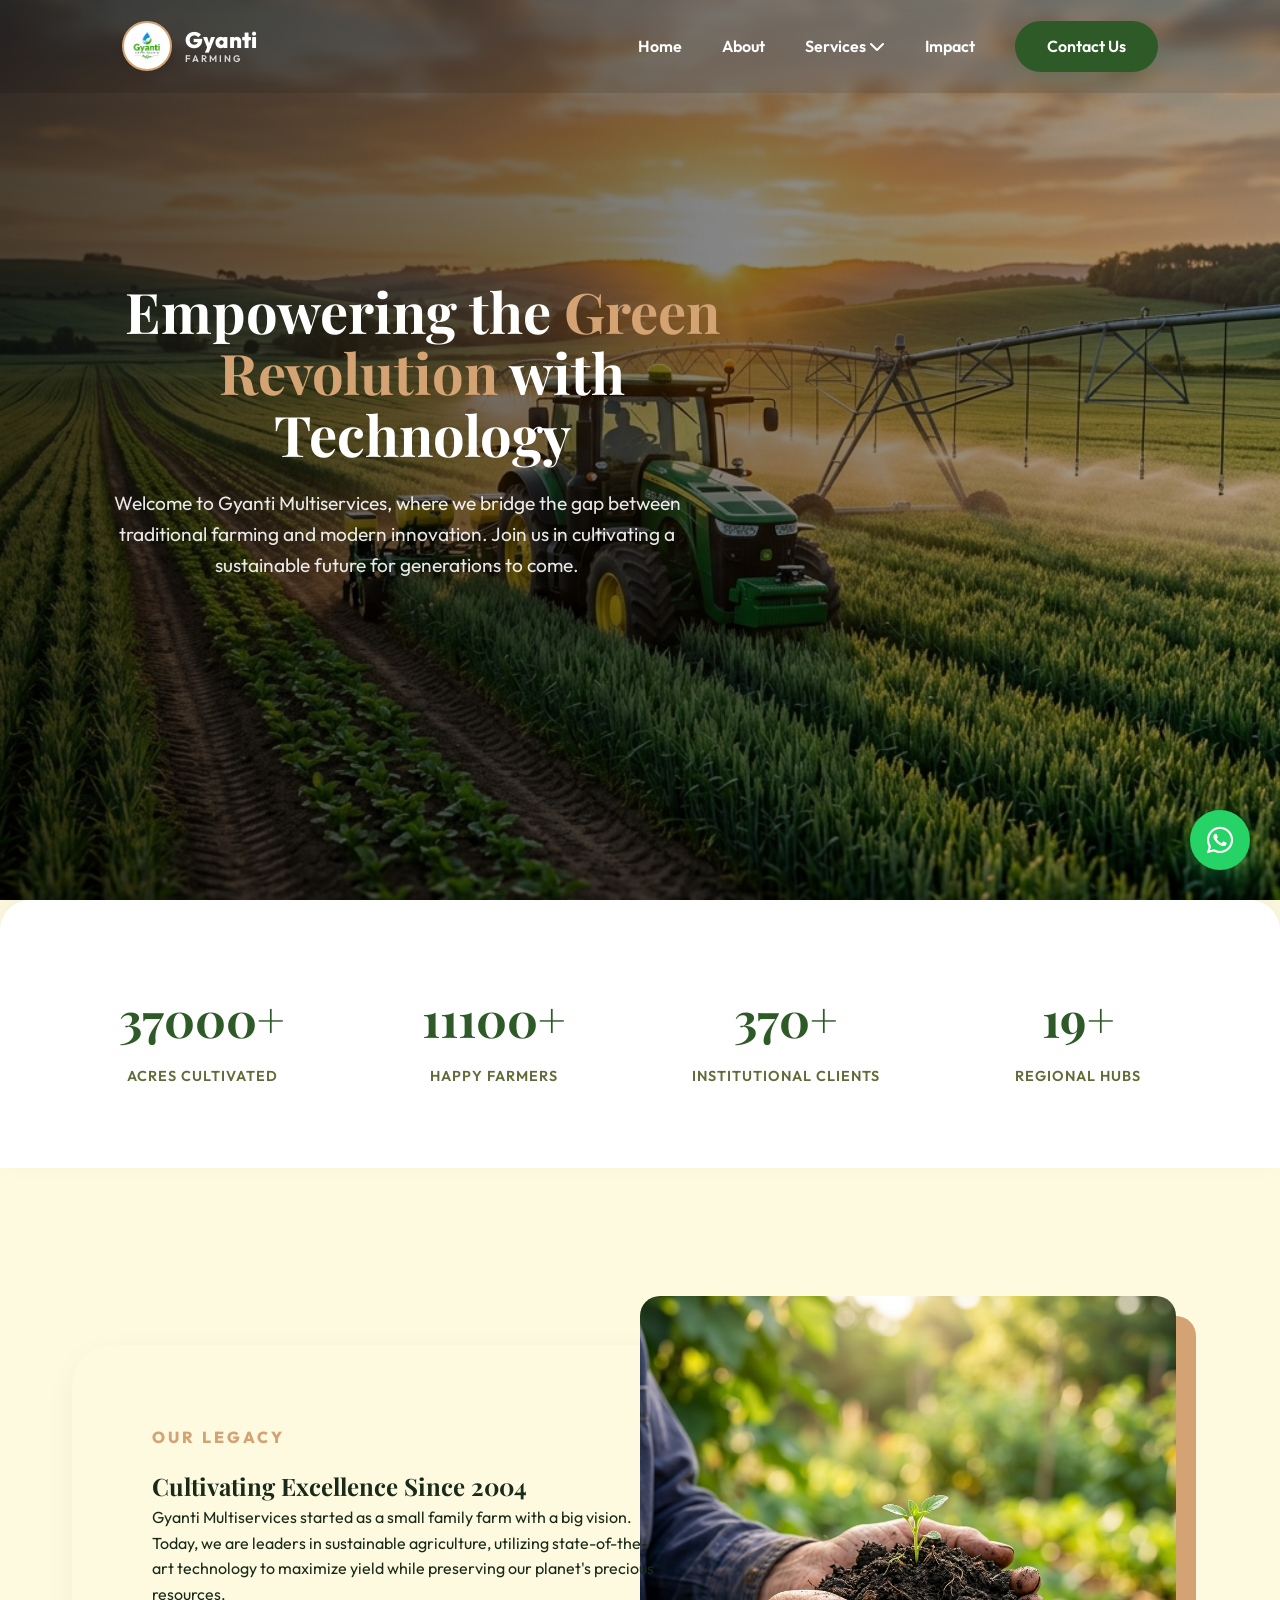
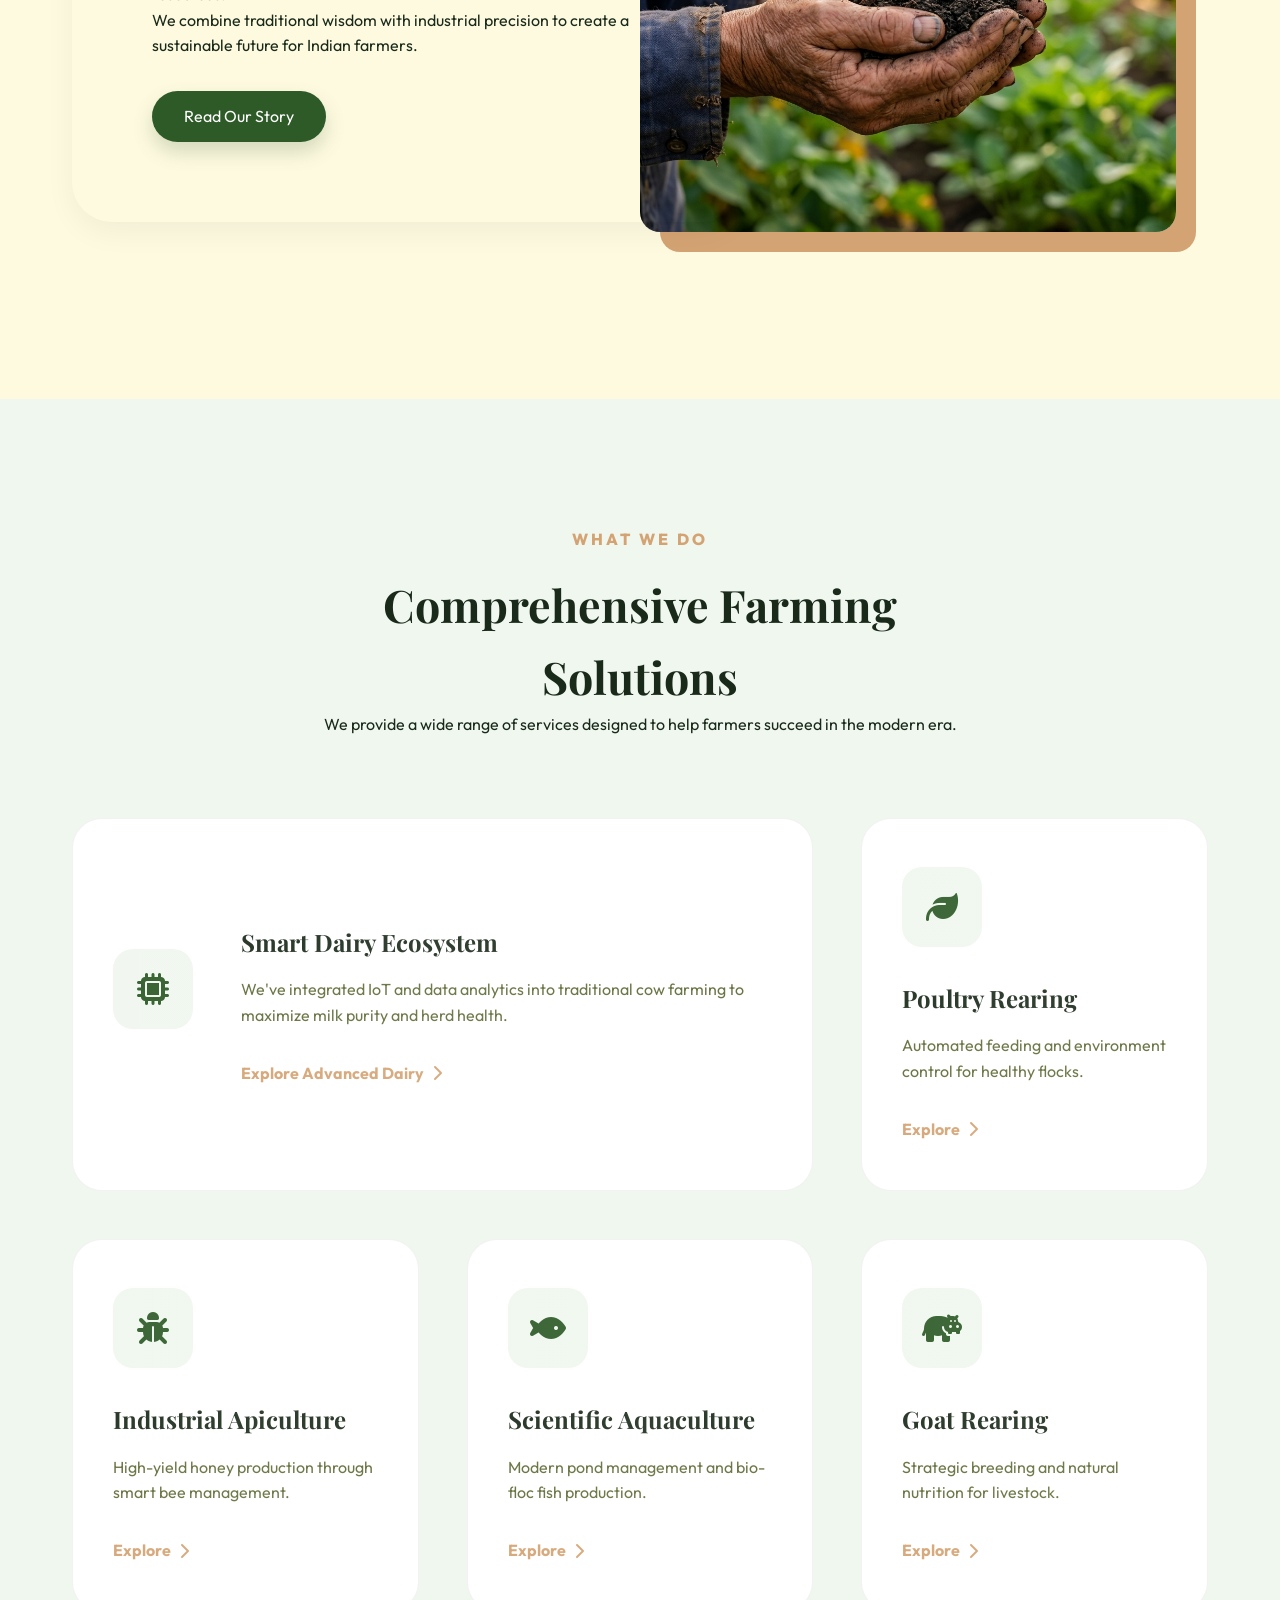
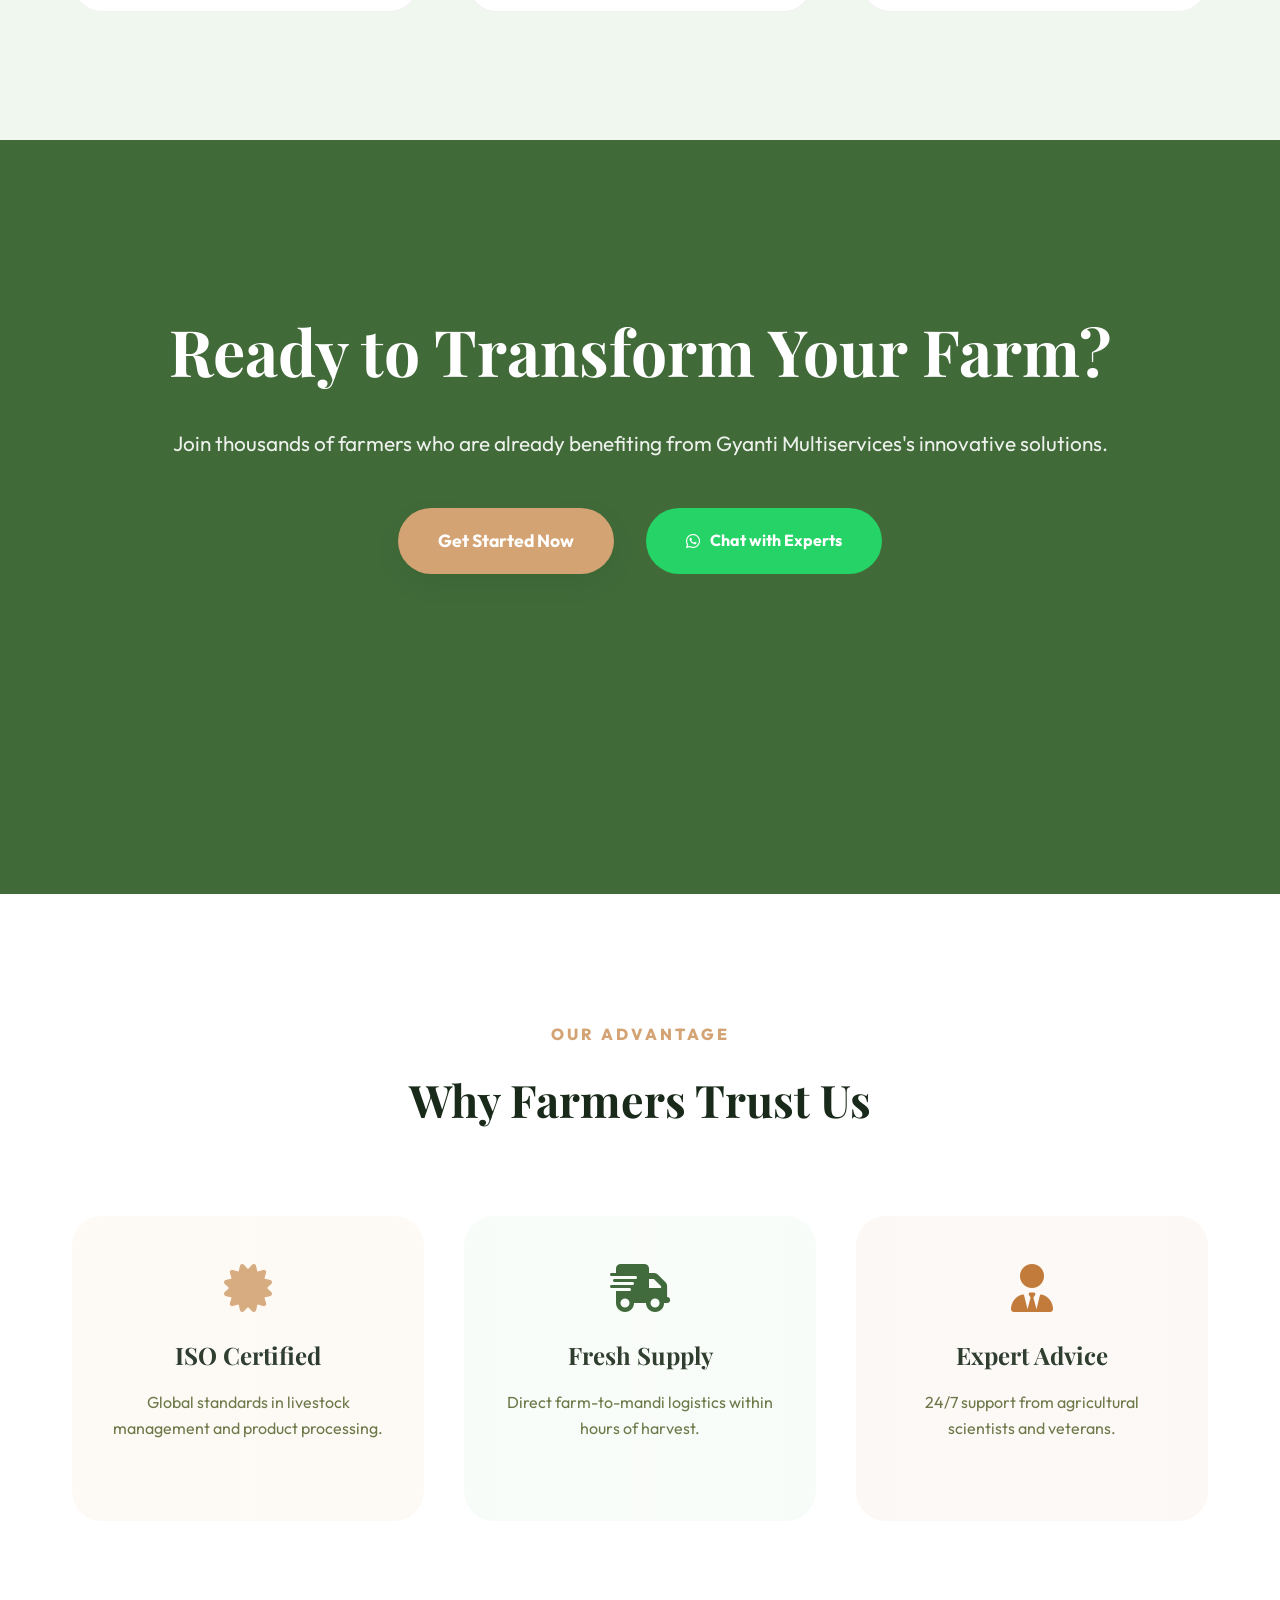
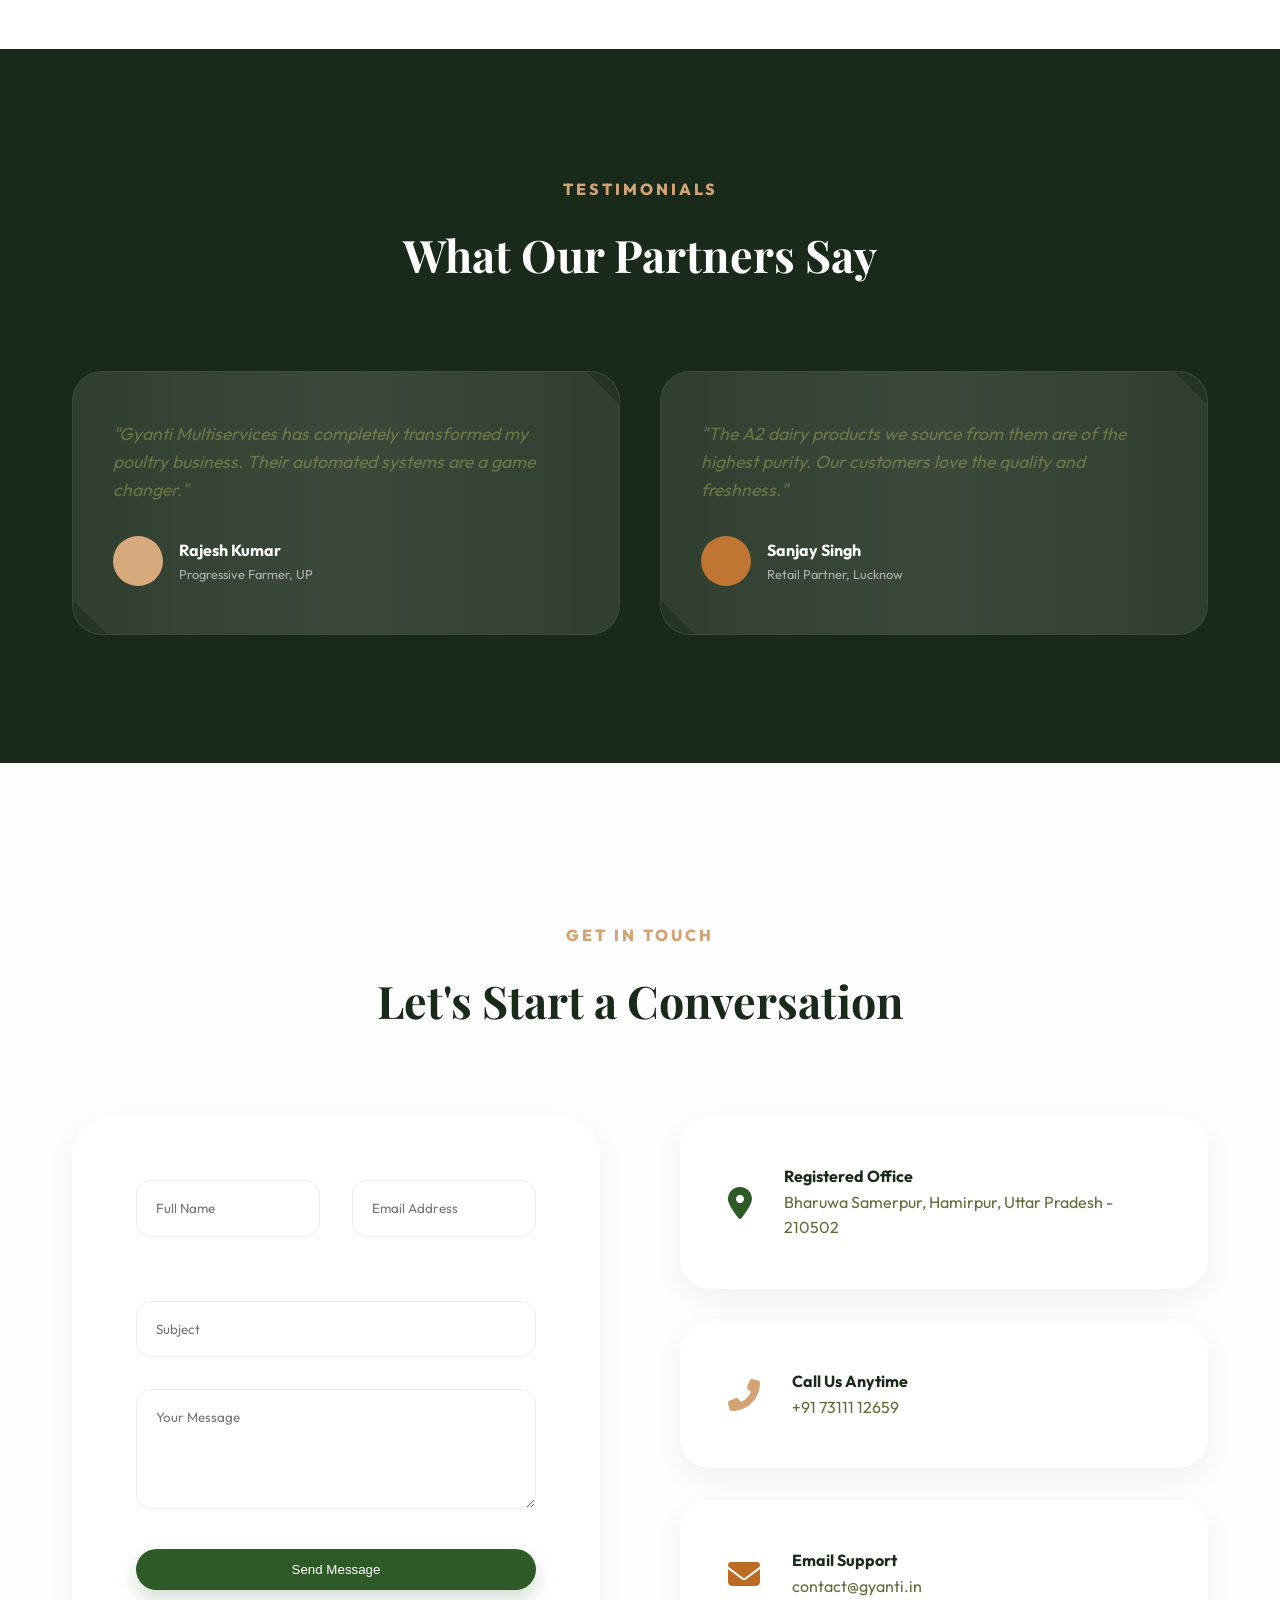
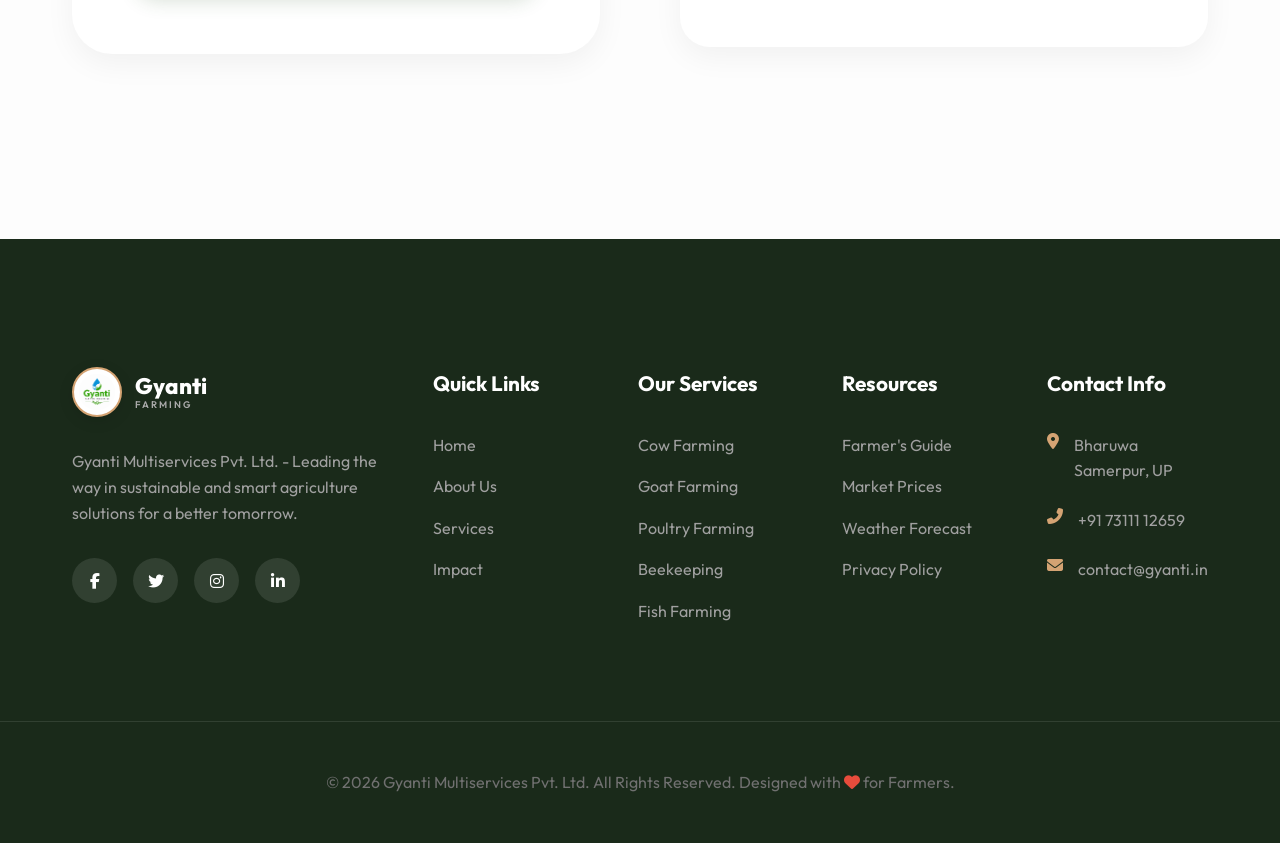
<file: index.html>
<!DOCTYPE html>
<html lang="en">

<head>
    <meta charset="UTF-8">
    <meta name="viewport" content="width=device-width, initial-scale=1.0">
    <title>Gyanti Multiservices | Modern Sustainable Farming</title>
    <meta name="description"
        content="Experience the future of agriculture with Gyanti Multiservices. We combine traditional wisdom with modern technology to deliver premium farming solutions and organic produce.">

    <!-- Google Fonts -->
    <link rel="preconnect" href="https://fonts.googleapis.com">
    <link rel="preconnect" href="https://fonts.gstatic.com" crossorigin>
    <link
        href="https://fonts.googleapis.com/css2?family=Outfit:wght@300;400;600;800&family=Playfair+Display:wght@700&display=swap"
        rel="stylesheet">

    <!-- CSS -->
    <link rel="stylesheet" href="style.css">

    <!-- Font Awesome for icons -->
    <link rel="stylesheet" href="https://cdnjs.cloudflare.com/ajax/libs/font-awesome/6.4.0/css/all.min.css">
</head>

<body>
    <!-- Scroll Progress Bar -->
    <div id="scroll-progress"></div>

    <!-- Navigation -->
    <nav id="main-nav">
        <div class="container">
            <a href="index.html" class="logo">
                <img src="images/gyanti_official_logo.png" alt="Gyanti Farming" class="logo-img">
                <div class="logo-text">
                    <span class="brand-name">Gyanti</span>
                    <span class="brand-tagline">Farming</span>
                </div>
            </a>
            <ul class="nav-links">
                <li><a href="index.html#home">Home</a></li>
                <li><a href="about.html">About</a></li>
                <li class="dropdown">
                    <a href="services.html">Services <i class="fas fa-chevron-down"></i></a>
                    <ul class="dropdown-menu">
                        <li><a href="cow-farming.html">Cow Farming</a></li>
                        <li><a href="goat-farming.html">Goat Farming</a></li>
                        <li><a href="poultry-farming.html">Poultry Farming</a></li>
                        <li><a href="beekeeping.html">Beekeeping</a></li>
                        <li><a href="fish-farming.html">Fish Farming</a></li>
                        <li><a href="services.html">Organic Fertilizers</a></li>
                    </ul>
                </li>
                <li><a href="impact.html">Impact</a></li>
                <li><a href="contact.html" class="btn-primary">Contact Us</a></li>
            </ul>
            <div class="menu-toggle">
                <i class="fas fa-bars"></i>
            </div>
        </div>
    </nav>



    <!-- Hero Section -->
    <section id="home" class="hero">
        <div class="hero-overlay"></div>
        <div class="container">
            <div class="hero-content">
                <h1>Empowering the <span>Green Revolution</span> with Technology</h1>
                <p>Welcome to Gyanti Multiservices, where we bridge the gap between traditional farming and modern
                    innovation. Join us in cultivating a sustainable future for generations to come.</p>
            </div>
        </div>
    </section>

    <!-- Stats Section -->
    <section id="stats" class="stats">
        <div class="container">
            <div class="stats-grid">
                <div class="stat-item" data-reveal="bottom">
                    <h2 class="counter" data-target="50000">0</h2>
                    <p>Acres Cultivated</p>
                </div>
                <div class="stat-item" data-reveal="bottom" data-delay="100">
                    <h2 class="counter" data-target="15000">0</h2>
                    <p>Happy Farmers</p>
                </div>
                <div class="stat-item" data-reveal="bottom" data-delay="200">
                    <h2 class="counter" data-target="500">0</h2>
                    <p>Institutional Clients</p>
                </div>
                <div class="stat-item" data-reveal="bottom" data-delay="300">
                    <h2 class="counter" data-target="25">0</h2>
                    <p>Regional Hubs</p>
                </div>
            </div>
        </div>
    </section>

    <!-- Floating WhatsApp -->
    <a href="https://wa.me/917311112659" class="fab-whatsapp" target="_blank">
        <i class="fab fa-whatsapp"></i>
    </a>

    <!-- About Section -->
    <section id="about" class="content-section">
        <div class="container">
            <div class="overlap-grid">
                <div class="overlap-text" data-reveal="left">
                    <span class="section-badge">Our Legacy</span>
                    <h2>Cultivating Excellence Since 2004</h2>
                    <p>Gyanti Multiservices started as a small family farm with a big vision. Today, we are leaders in
                        sustainable agriculture, utilizing state-of-the-art technology to maximize yield while
                        preserving our planet's precious resources.</p>
                    <p>We combine traditional wisdom with industrial precision to create a sustainable future for Indian
                        farmers.</p>
                    <a href="about.html" class="btn-primary" style="margin-top: 2rem;">Read Our Story</a>
                </div>
                <div class="overlap-image" data-reveal="right">
                    <div class="img-wrapper">
                        <img src="images/about_farming_image_1778760561226.png" alt="Our Farm">
                    </div>
                </div>
            </div>
        </div>
    </section>

    <!-- Services Section -->
    <section id="services" class="services">
        <div class="container">
            <div class="section-header" data-reveal="bottom">
                <span class="section-badge">What We Do</span>
                <h2>Comprehensive Farming Solutions</h2>
                <p>We provide a wide range of services designed to help farmers succeed in the modern era.</p>
            </div>
            <div class="services-grid" style="grid-template-columns: repeat(auto-fit, minmax(280px, 1fr)); gap: 3rem;">
                <div class="service-card" data-reveal="bottom"
                    style="grid-column: span 2; display: flex; align-items: center; gap: 3rem; text-align: left;">
                    <div class="icon-box" style="flex-shrink: 0;"><i class="fas fa-microchip"></i></div>
                    <div>
                        <h3>Smart Dairy Ecosystem</h3>
                        <p>We've integrated IoT and data analytics into traditional cow farming to maximize milk purity
                            and herd health.</p>
                        <a href="cow-farming.html" class="btn-link">Explore Advanced Dairy <i
                                class="fas fa-chevron-right"></i></a>
                    </div>
                </div>
                <div class="service-card" data-reveal="bottom" data-delay="100">
                    <div class="icon-box"><i class="fas fa-leaf"></i></div>
                    <h3>Poultry Rearing</h3>
                    <p>Automated feeding and environment control for healthy flocks.</p>
                    <a href="poultry-farming.html" class="btn-link">Explore <i class="fas fa-chevron-right"></i></a>
                </div>
                <div class="service-card" data-reveal="bottom" data-delay="200">
                    <div class="icon-box"><i class="fas fa-bug"></i></div>
                    <h3>Industrial Apiculture</h3>
                    <p>High-yield honey production through smart bee management.</p>
                    <a href="beekeeping.html" class="btn-link">Explore <i class="fas fa-chevron-right"></i></a>
                </div>
                <div class="service-card" data-reveal="bottom" data-delay="300">
                    <div class="icon-box"><i class="fas fa-fish"></i></div>
                    <h3>Scientific Aquaculture</h3>
                    <p>Modern pond management and bio-floc fish production.</p>
                    <a href="fish-farming.html" class="btn-link">Explore <i class="fas fa-chevron-right"></i></a>
                </div>
                <div class="service-card" data-reveal="bottom" data-delay="400">
                    <div class="icon-box"><i class="fas fa-hippo"></i></div>
                    <h3>Goat Rearing</h3>
                    <p>Strategic breeding and natural nutrition for livestock.</p>
                    <a href="goat-farming.html" class="btn-link">Explore <i class="fas fa-chevron-right"></i></a>
                </div>
            </div>
        </div>
    </section>

    <!-- CTA Section -->
    <section class="cta" style="padding: 10rem 0 15rem;">
        <div class="container">
            <div class="cta-content" data-reveal="bottom">
                <h2>Ready to Transform Your Farm?</h2>
                <p>Join thousands of farmers who are already benefiting from Gyanti Multiservices's innovative
                    solutions.</p>
                <div class="cta-btns" style="margin-bottom: 5rem;">
                    <a href="#" class="btn-main">Get Started Now</a>
                    <a href="https://wa.me/917311112659" class="btn-whatsapp"><i class="fab fa-whatsapp"></i> Chat with
                        Experts</a>
                </div>
            </div>
        </div>
    </section>
    <!-- Why Choose Us -->
    <section class="content-section" style="background: #fff;">
        <div class="container">
            <div class="section-header" style="text-align: center;">
                <span class="section-badge">Our Advantage</span>
                <h2 style="color: var(--text-dark);">Why Farmers Trust Us</h2>
            </div>
            <div class="services-grid" style="grid-template-columns: repeat(auto-fit, minmax(250px, 1fr));">
                <div class="service-card"
                    style="text-align: center; border: none; background: #fdfaf5; color: var(--text-dark);">
                    <i class="fas fa-certificate"
                        style="font-size: 3rem; color: var(--secondary); margin-bottom: 1.5rem;"></i>
                    <h3 style="color: var(--text-dark);">ISO Certified</h3>
                    <p style="color: var(--text-muted);">Global standards in livestock management and product
                        processing.</p>
                </div>
                <div class="service-card"
                    style="text-align: center; border: none; background: #f8fcf8; color: var(--text-dark);">
                    <i class="fas fa-shipping-fast"
                        style="font-size: 3rem; color: var(--primary); margin-bottom: 1.5rem;"></i>
                    <h3 style="color: var(--text-dark);">Fresh Supply</h3>
                    <p style="color: var(--text-muted);">Direct farm-to-mandi logistics within hours of harvest.</p>
                </div>
                <div class="service-card"
                    style="text-align: center; border: none; background: #fcf8f5; color: var(--text-dark);">
                    <i class="fas fa-user-tie"
                        style="font-size: 3rem; color: var(--accent); margin-bottom: 1.5rem;"></i>
                    <h3 style="color: var(--text-dark);">Expert Advice</h3>
                    <p style="color: var(--text-muted);">24/7 support from agricultural scientists and veterans.</p>
                </div>
            </div>
        </div>
    </section>

    <!-- Testimonials -->
    <section class="services" style="background: var(--text-dark); color: white;">
        <div class="container">
            <div class="section-header" style="text-align: center;">
                <span class="section-badge"
                    style="border-color: var(--secondary); color: var(--secondary);">Testimonials</span>
                <h2 style="color: white;">What Our Partners Say</h2>
            </div>
            <div class="services-grid" style="grid-template-columns: repeat(auto-fit, minmax(300px, 1fr));">
                <div class="service-card"
                    style="background: rgba(255,255,255,0.05); color: white; border: 1px solid rgba(255,255,255,0.1);">
                    <p style="font-style: italic; font-size: 1.1rem; margin-bottom: 2rem;">"Gyanti Multiservices has
                        completely transformed my poultry business. Their automated systems are a game changer."</p>
                    <div style="display: flex; align-items: center; gap: 1rem;">
                        <div style="width: 50px; height: 50px; background: var(--secondary); border-radius: 50%;"></div>
                        <div>
                            <h4 style="margin: 0; color: white;">Rajesh Kumar</h4>
                            <p style="margin: 0; font-size: 0.8rem; color: #aaa;">Progressive Farmer, UP</p>
                        </div>
                    </div>
                </div>
                <div class="service-card"
                    style="background: rgba(255,255,255,0.05); color: white; border: 1px solid rgba(255,255,255,0.1);">
                    <p style="font-style: italic; font-size: 1.1rem; margin-bottom: 2rem;">"The A2 dairy products we
                        source from them are of the highest purity. Our customers love the quality and freshness."</p>
                    <div style="display: flex; align-items: center; gap: 1rem;">
                        <div style="width: 50px; height: 50px; background: var(--accent); border-radius: 50%;"></div>
                        <div>
                            <h4 style="margin: 0; color: white;">Sanjay Singh</h4>
                            <p style="margin: 0; font-size: 0.8rem; color: #aaa;">Retail Partner, Lucknow</p>
                        </div>
                    </div>
                </div>
            </div>
        </div>
    </section>

    <!-- Contact Section -->
    <section id="contact" class="contact-section">
        <div class="container">
            <div class="section-header">
                <span class="section-badge">Get In Touch</span>
                <h2>Let's Start a Conversation</h2>
            </div>
            <div class="contact-grid">
                <div class="contact-form-box" data-reveal="left">
                    <form action="#">
                        <div class="form-row-2">
                            <input type="text" placeholder="Full Name" class="form-control">
                            <input type="email" placeholder="Email Address" class="form-control">
                        </div>
                        <input type="text" placeholder="Subject" class="form-control">
                        <textarea placeholder="Your Message" rows="5" class="form-control"></textarea>
                        <button type="submit" class="btn-primary" style="width: 100%; border: none;">Send
                            Message</button>
                    </form>
                </div>
                <div class="contact-info-box" data-reveal="right">
                    <div class="contact-info-card">
                        <i class="fas fa-map-marker-alt"></i>
                        <div>
                            <h4>Registered Office</h4>
                            <p>Bharuwa Samerpur, Hamirpur, Uttar Pradesh - 210502</p>
                        </div>
                    </div>
                    <div class="contact-info-card">
                        <i class="fas fa-phone-alt"></i>
                        <div>
                            <h4>Call Us Anytime</h4>
                            <p>+91 73111 12659</p>
                        </div>
                    </div>
                    <div class="contact-info-card">
                        <i class="fas fa-envelope"></i>
                        <div>
                            <h4>Email Support</h4>
                            <p>contact@gyanti.in</p>
                        </div>
                    </div>
                </div>
            </div>
        </div>
    </section>

    <!-- Footer -->
    <footer>
        <div class="container">
            <div class="footer-grid">
                <div class="footer-info">
                    <a href="index.html" class="logo" style="margin-bottom: 2rem;">
                        <img src="images/gyanti_official_logo.png" alt="Gyanti Farming" class="logo-img">
                        <div class="logo-text">
                            <span class="brand-name" style="color: white;">Gyanti</span>
                            <span class="brand-tagline" style="color: #aaa;">Farming</span>
                        </div>
                    </a>
                    <p>Gyanti Multiservices Pvt. Ltd. - Leading the way in sustainable and smart agriculture solutions
                        for a better tomorrow.</p>
                    <div class="social-links">
                        <a href="#"><i class="fab fa-facebook-f"></i></a>
                        <a href="#"><i class="fab fa-twitter"></i></a>
                        <a href="#"><i class="fab fa-instagram"></i></a>
                        <a href="#"><i class="fab fa-linkedin-in"></i></a>
                    </div>
                </div>
                <div class="footer-links">
                    <h4>Quick Links</h4>
                    <ul>
                        <li><a href="index.html">Home</a></li>
                        <li><a href="about.html">About Us</a></li>
                        <li><a href="services.html">Services</a></li>
                        <li><a href="impact.html">Impact</a></li>
                    </ul>
                </div>
                <div class="footer-links">
                    <h4>Our Services</h4>
                    <ul>
                        <li><a href="cow-farming.html">Cow Farming</a></li>
                        <li><a href="goat-farming.html">Goat Farming</a></li>
                        <li><a href="poultry-farming.html">Poultry Farming</a></li>
                        <li><a href="beekeeping.html">Beekeeping</a></li>
                        <li><a href="fish-farming.html">Fish Farming</a></li>
                    </ul>
                </div>
                <div class="footer-links">
                    <h4>Resources</h4>
                    <ul>
                        <li><a href="farmers-guide.html">Farmer's Guide</a></li>
                        <li><a href="market-prices.html">Market Prices</a></li>
                        <li><a href="weather-forecast.html">Weather Forecast</a></li>
                        <li><a href="privacy-policy.html">Privacy Policy</a></li>
                    </ul>
                </div>
                <div class="footer-contact">
                    <h4>Contact Info</h4>
                    <ul>
                        <li><i class="fas fa-map-marker-alt"></i> Bharuwa Samerpur, UP</li>
                        <li><i class="fas fa-phone-alt"></i> +91 73111 12659</li>
                        <li><i class="fas fa-envelope"></i> contact@gyanti.in</li>
                    </ul>
                </div>
            </div>
        </div>
        <div class="footer-bottom">
            <p>&copy; 2026 Gyanti Multiservices Pvt. Ltd. All Rights Reserved. Designed with <i
                    class="fas fa-heart"></i> for Farmers.</p>
        </div>
        </div>
    </footer>

    <!-- Scripts -->
    <script src="script.js"></script>
</body>

</html>
</file>
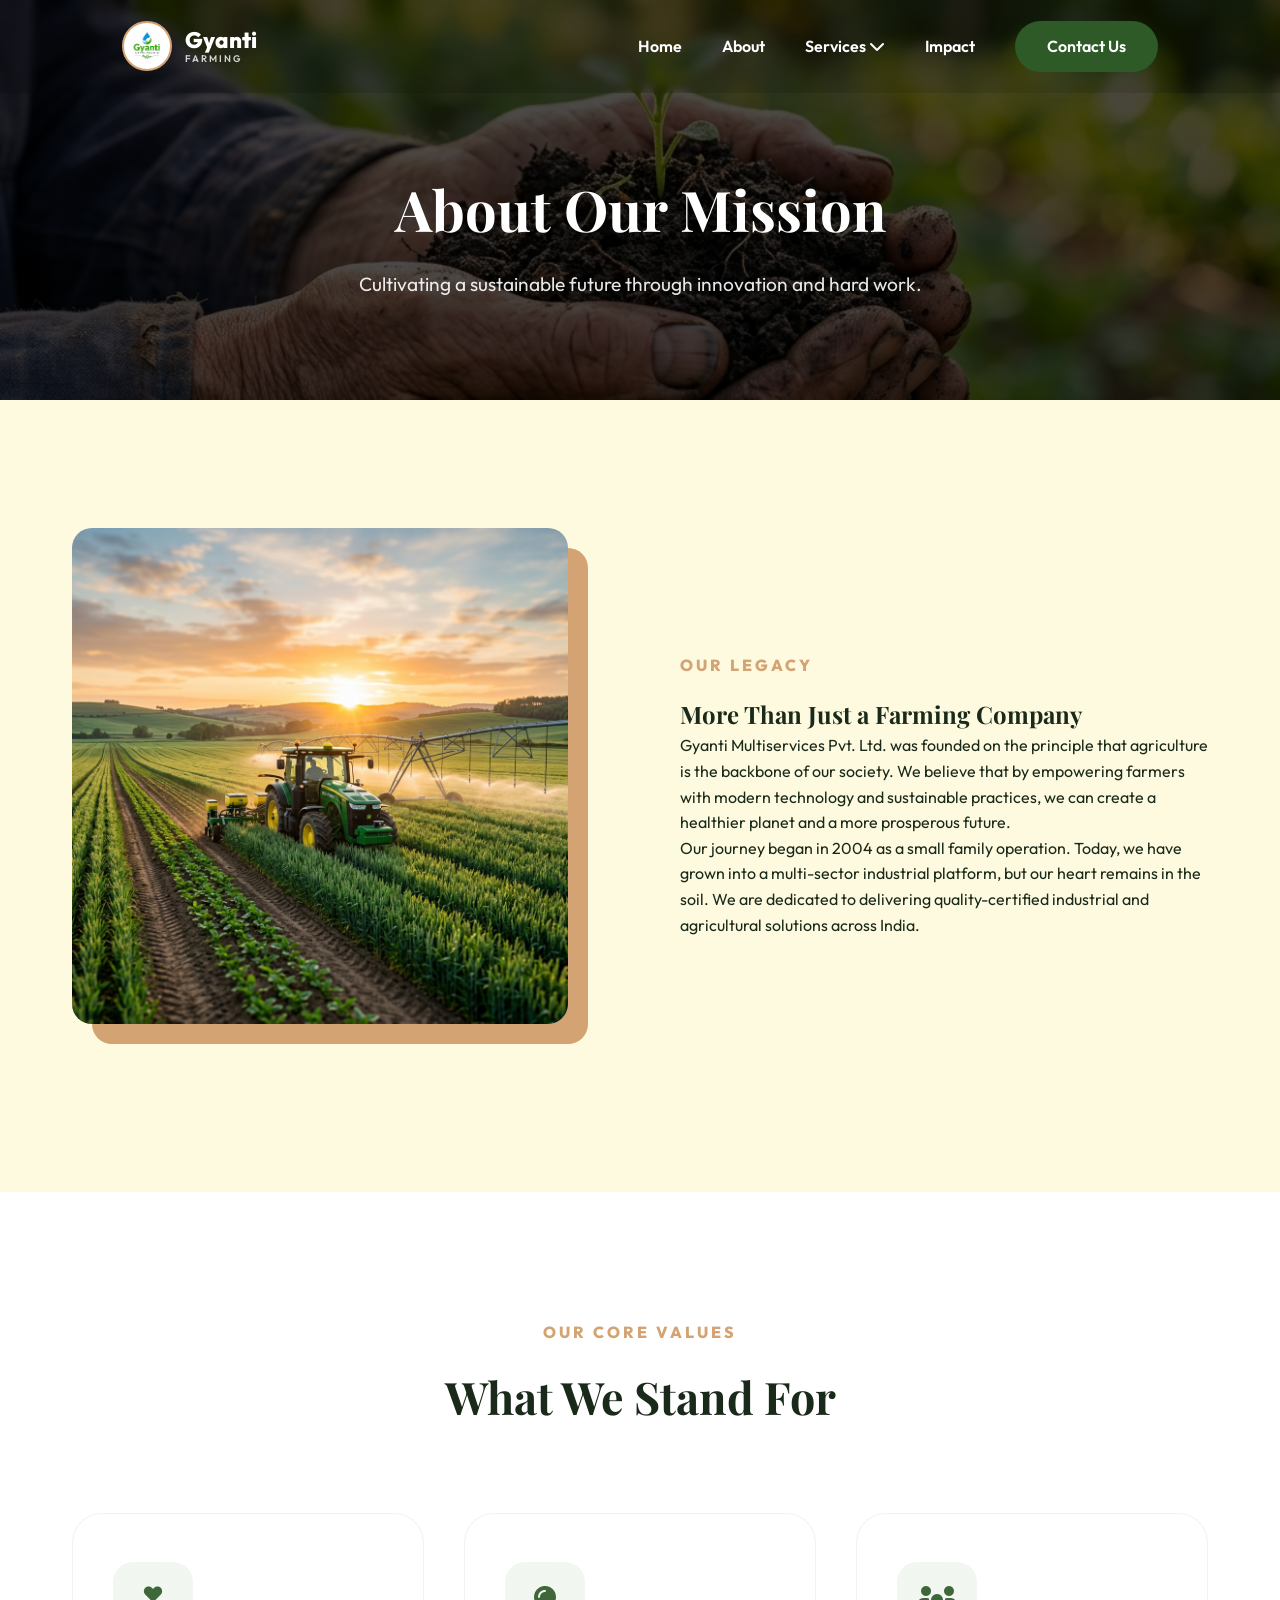
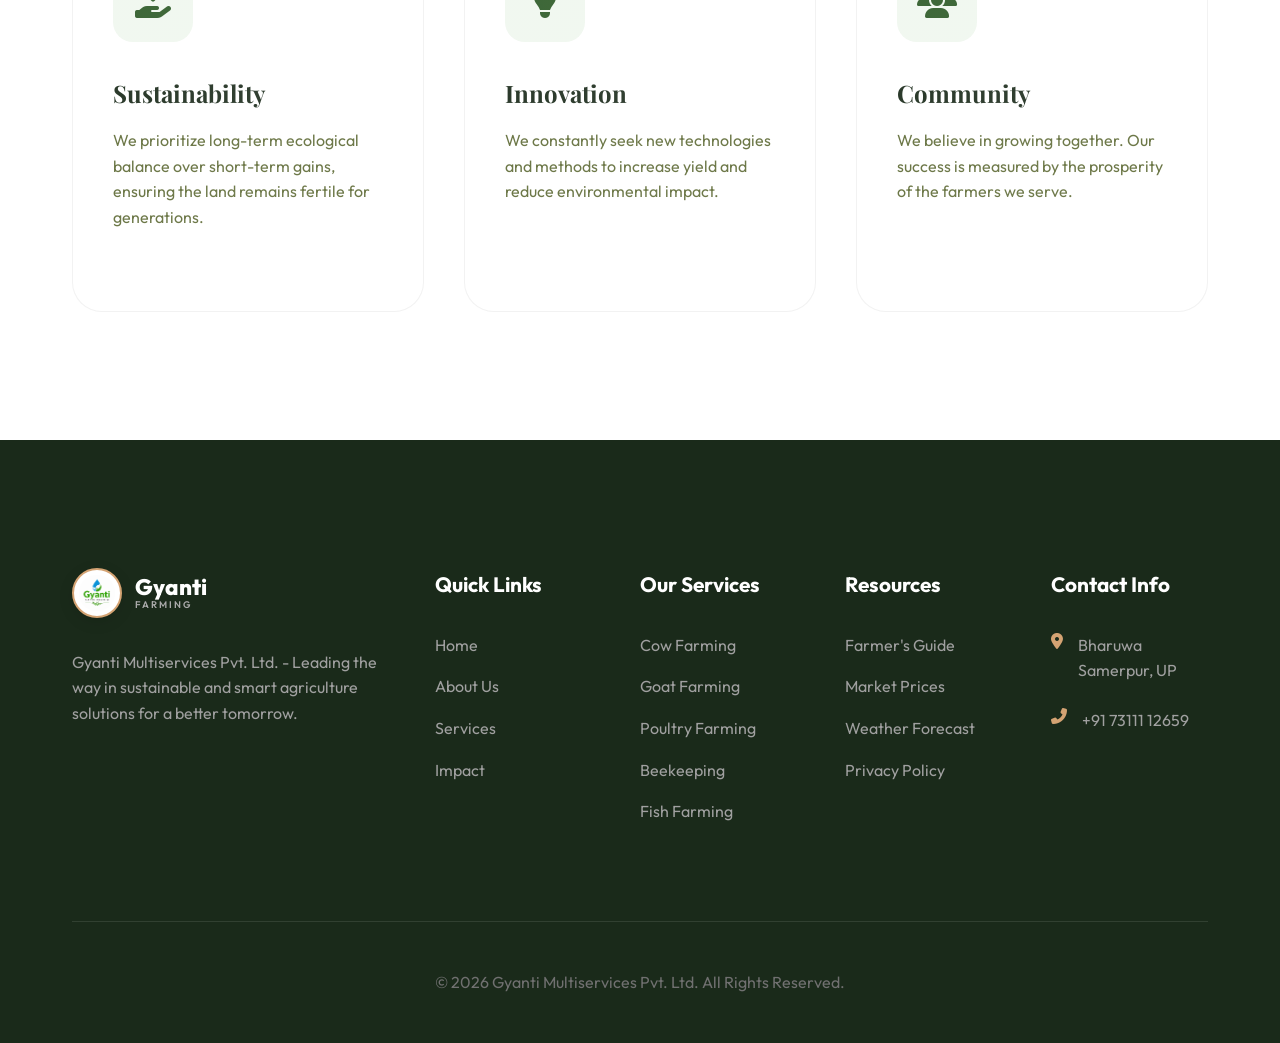
<file: about.html>
<!DOCTYPE html>
<html lang="en">

<head>
    <meta charset="UTF-8">
    <meta name="viewport" content="width=device-width, initial-scale=1.0">
    <title>About Us | Gyanti Multiservices</title>
    <link rel="preconnect" href="https://fonts.googleapis.com">
    <link rel="preconnect" href="https://fonts.gstatic.com" crossorigin>
    <link
        href="https://fonts.googleapis.com/css2?family=Outfit:wght@300;400;600;800&family=Playfair+Display:wght@700&display=swap"
        rel="stylesheet">
    <link rel="stylesheet" href="style.css">
    <link rel="stylesheet" href="https://cdnjs.cloudflare.com/ajax/libs/font-awesome/6.4.0/css/all.min.css">
</head>

<body>
    <!-- Navigation -->
    <nav id="main-nav" class="scrolled">
        <div class="container">
            <a href="index.html" class="logo">
                <img src="images/gyanti_official_logo.png" alt="Gyanti Farming" class="logo-img">
                <div class="logo-text">
                    <span class="brand-name">Gyanti</span>
                    <span class="brand-tagline">Farming</span>
                </div>
            </a>
            <ul class="nav-links">
                <li><a href="index.html#home">Home</a></li>
                <li><a href="about.html">About</a></li>
                <li class="dropdown">
                    <a href="services.html">Services <i class="fas fa-chevron-down"></i></a>
                    <ul class="dropdown-menu">
                        <li><a href="cow-farming.html">Cow Farming</a></li>
                        <li><a href="goat-farming.html">Goat Farming</a></li>
                        <li><a href="poultry-farming.html">Poultry Farming</a></li>
                        <li><a href="beekeeping.html">Beekeeping</a></li>
                        <li><a href="fish-farming.html">Fish Farming</a></li>
                    </ul>
                </li>
                <li><a href="impact.html">Impact</a></li>
                <li><a href="contact.html" class="btn-primary">Contact Us</a></li>
            </ul>
            <div class="menu-toggle">
                <i class="fas fa-bars"></i>
            </div>
        </div>
    </nav>

    <!-- Page Header -->
    <section class="page-header"
        style="background: linear-gradient(rgba(0,0,0,0.7), rgba(0,0,0,0.7)), url('images/about_farming_image_1778760561226.png') center/cover;">
        <div class="container">
            <h1>About Our Mission</h1>
            <p>Cultivating a sustainable future through innovation and hard work.</p>
        </div>
    </section>

    <!-- About Detail Section -->
    <section class="content-section">
        <div class="container">
            <div class="about-grid">
                <div class="about-image" data-reveal="left">
                    <div class="img-wrapper">
                        <img src="images/farming_hero_image_1778760478639.png" alt="Our Heritage">
                    </div>
                </div>
                <div class="about-text" data-reveal="right">
                    <span class="section-badge">Our Legacy</span>
                    <h2>More Than Just a Farming Company</h2>
                    <p>Gyanti Multiservices Pvt. Ltd. was founded on the principle that agriculture is the backbone of
                        our society. We believe that by empowering farmers with modern technology and sustainable
                        practices, we can create a healthier planet and a more prosperous future.</p>
                    <p>Our journey began in 2004 as a small family operation. Today, we have grown into a multi-sector
                        industrial platform, but our heart remains in the soil. We are dedicated to delivering
                        quality-certified industrial and agricultural solutions across India.</p>
                </div>
            </div>
        </div>
    </section>

    <!-- Values Section -->
    <section class="services" style="background: white;">
        <div class="container">
            <div class="section-header">
                <span class="section-badge">Our Core Values</span>
                <h2>What We Stand For</h2>
            </div>
            <div class="services-grid">
                <div class="service-card" data-reveal="bottom">
                    <div class="icon-box"><i class="fas fa-hand-holding-heart"></i></div>
                    <h3>Sustainability</h3>
                    <p>We prioritize long-term ecological balance over short-term gains, ensuring the land remains
                        fertile for generations.</p>
                </div>
                <div class="service-card" data-reveal="bottom" data-delay="100">
                    <div class="icon-box"><i class="fas fa-lightbulb"></i></div>
                    <h3>Innovation</h3>
                    <p>We constantly seek new technologies and methods to increase yield and reduce environmental
                        impact.</p>
                </div>
                <div class="service-card" data-reveal="bottom" data-delay="200">
                    <div class="icon-box"><i class="fas fa-users"></i></div>
                    <h3>Community</h3>
                    <p>We believe in growing together. Our success is measured by the prosperity of the farmers we
                        serve.</p>
                </div>
            </div>
        </div>
    </section>

    <!-- Footer -->
    <footer>
        <div class="container">
            <div class="footer-grid">
                <div class="footer-info">
                    <a href="index.html" class="logo" style="margin-bottom: 2rem;">
                        <img src="images/gyanti_official_logo.png" alt="Gyanti Farming" class="logo-img">
                        <div class="logo-text">
                            <span class="brand-name" style="color: white;">Gyanti</span>
                            <span class="brand-tagline" style="color: #aaa;">Farming</span>
                        </div>
                    </a>
                    <p>Gyanti Multiservices Pvt. Ltd. - Leading the way in sustainable and smart agriculture solutions
                        for a better tomorrow.</p>
                </div>
                <div class="footer-links">
                    <h4>Quick Links</h4>
                    <ul>
                        <li><a href="index.html">Home</a></li>
                        <li><a href="about.html">About Us</a></li>
                        <li><a href="services.html">Services</a></li>
                        <li><a href="impact.html">Impact</a></li>
                    </ul>
                </div>
                <div class="footer-links">
                    <h4>Our Services</h4>
                    <ul>
                        <li><a href="cow-farming.html">Cow Farming</a></li>
                        <li><a href="goat-farming.html">Goat Farming</a></li>
                        <li><a href="poultry-farming.html">Poultry Farming</a></li>
                        <li><a href="beekeeping.html">Beekeeping</a></li>
                        <li><a href="fish-farming.html">Fish Farming</a></li>
                    </ul>
                </div>
                <div class="footer-links">
                    <h4>Resources</h4>
                    <ul>
                        <li><a href="farmers-guide.html">Farmer's Guide</a></li>
                        <li><a href="market-prices.html">Market Prices</a></li>
                        <li><a href="weather-forecast.html">Weather Forecast</a></li>
                        <li><a href="privacy-policy.html">Privacy Policy</a></li>
                    </ul>
                </div>
                <div class="footer-contact">
                    <h4>Contact Info</h4>
                    <ul>
                        <li><i class="fas fa-map-marker-alt"></i> Bharuwa Samerpur, UP</li>
                        <li><i class="fas fa-phone-alt"></i> +91 73111 12659</li>
                    </ul>
                </div>
            </div>
            <div class="footer-bottom">
                <p>&copy; 2026 Gyanti Multiservices Pvt. Ltd. All Rights Reserved.</p>
            </div>
        </div>
    </footer>

    <script src="script.js"></script>
</body>

</html>
</file>
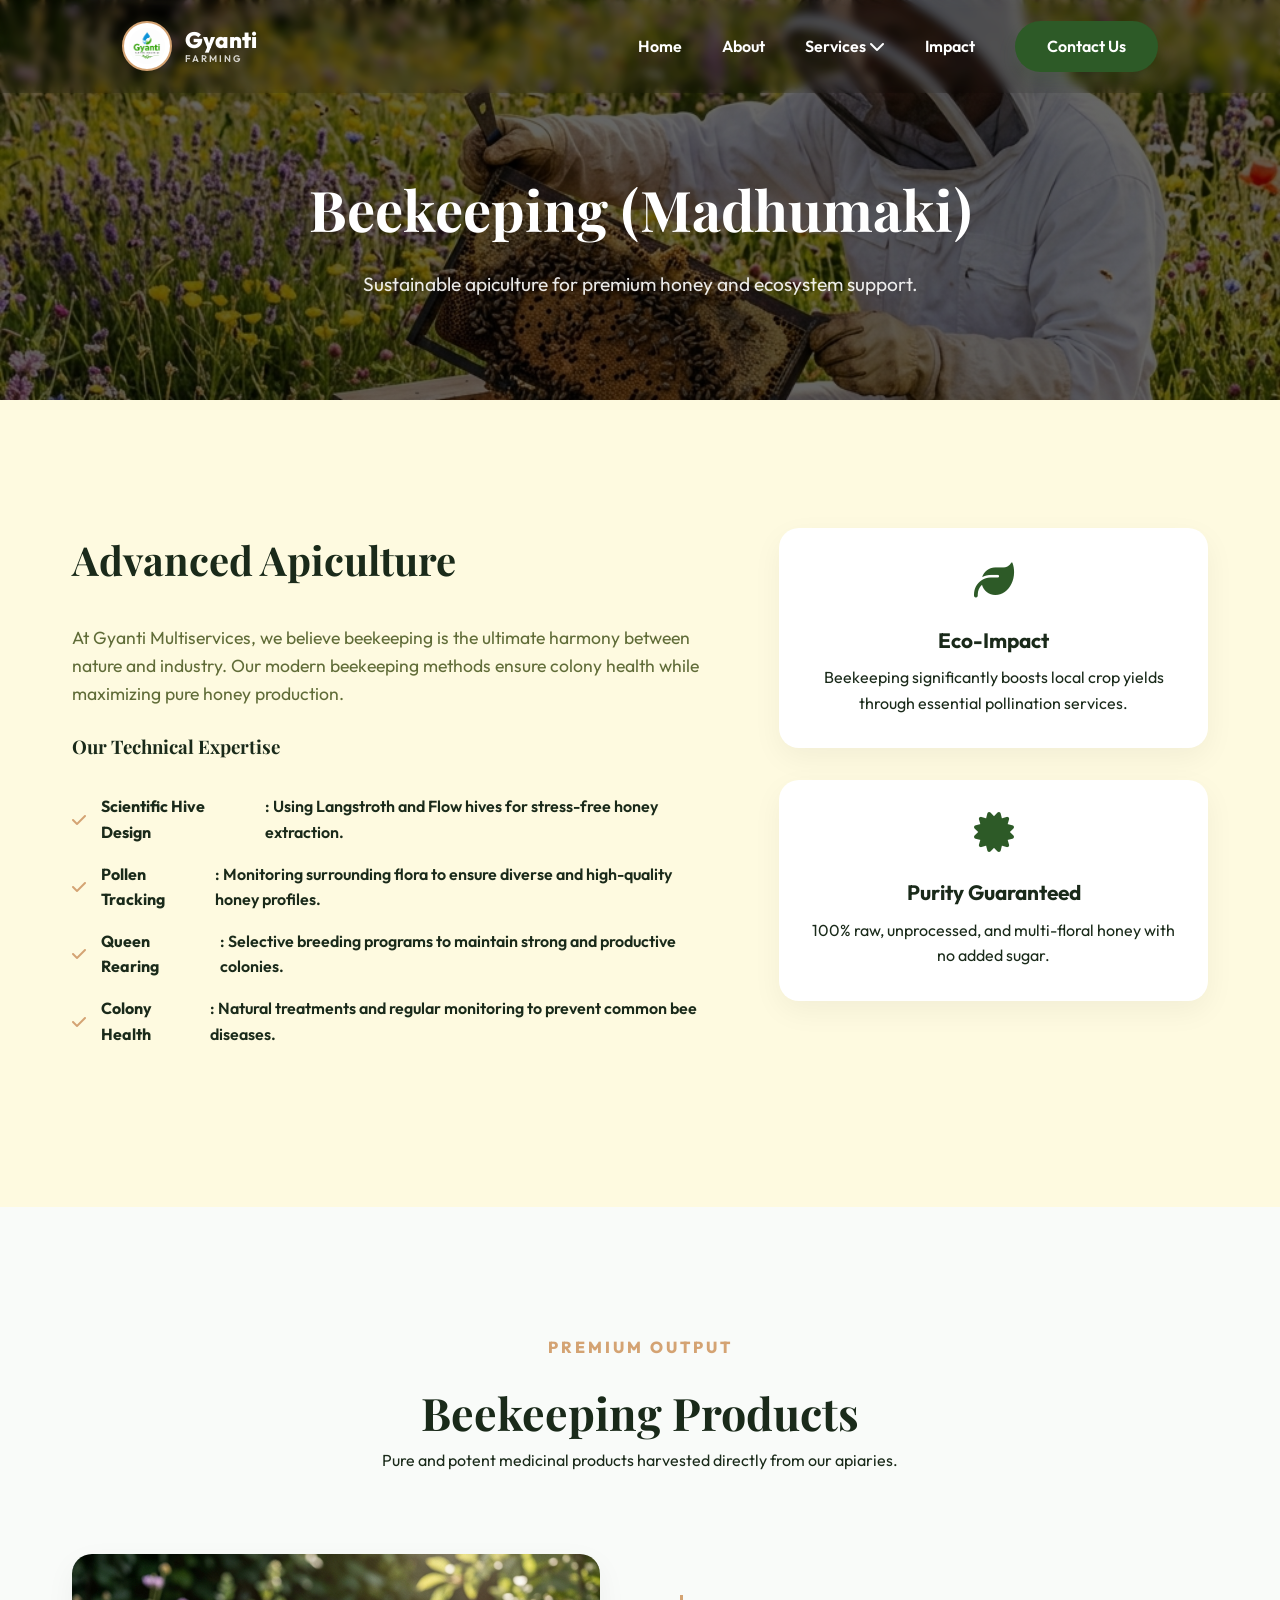
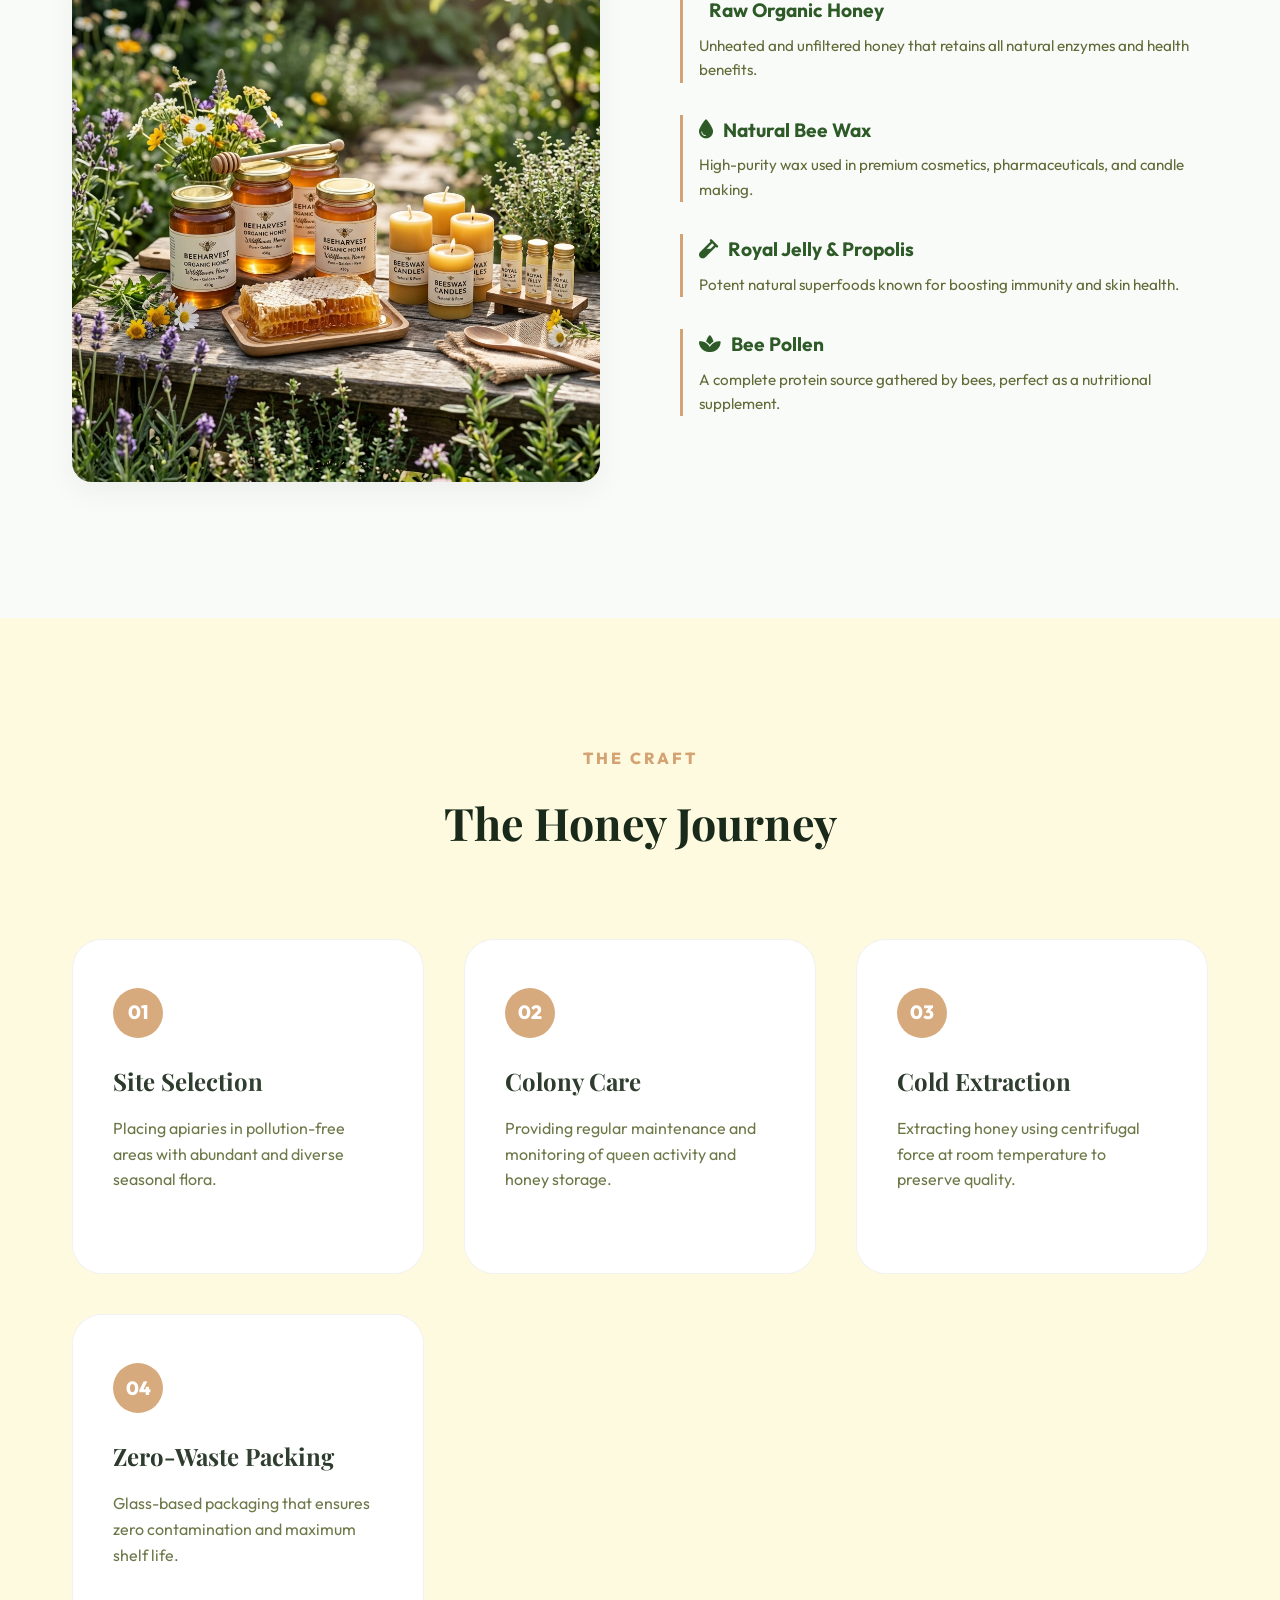
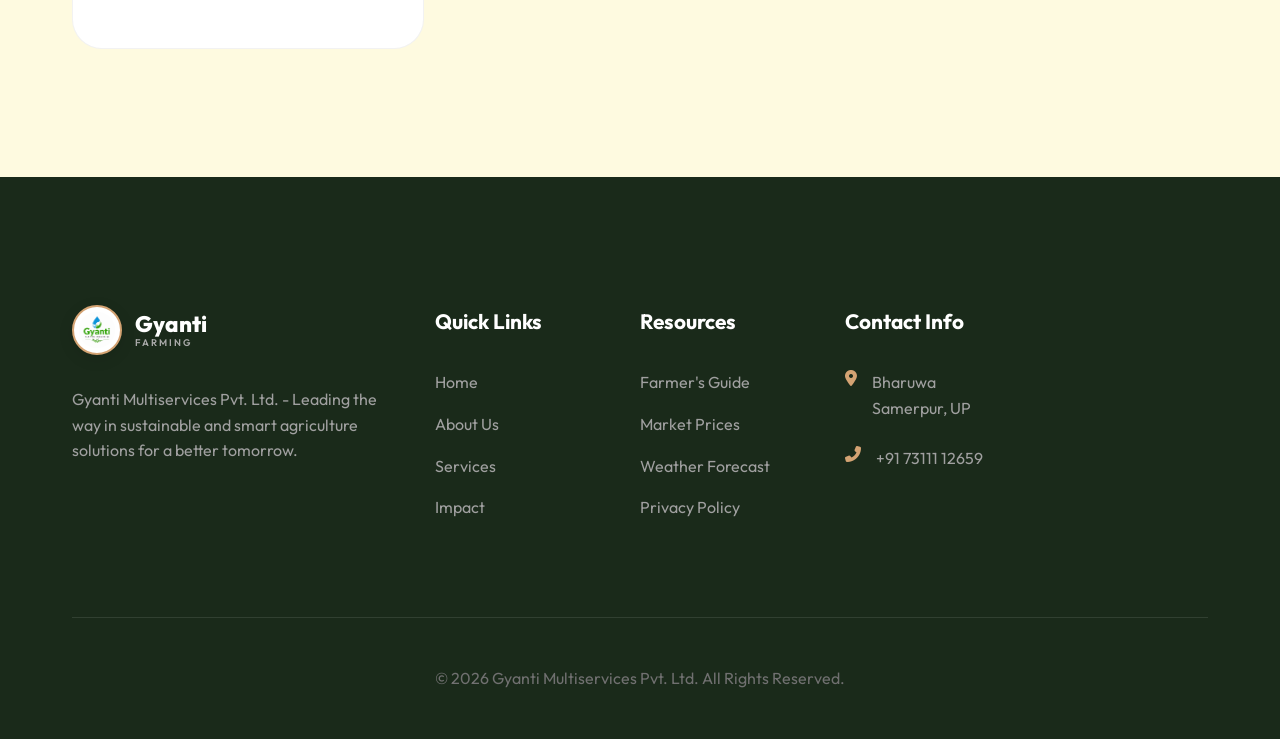
<file: beekeeping.html>
<!DOCTYPE html>
<html lang="en">

<head>
    <meta charset="UTF-8">
    <meta name="viewport" content="width=device-width, initial-scale=1.0">
    <title>Beekeeping | Gyanti Multiservices</title>
    <link rel="preconnect" href="https://fonts.googleapis.com">
    <link rel="preconnect" href="https://fonts.gstatic.com" crossorigin>
    <link
        href="https://fonts.googleapis.com/css2?family=Outfit:wght@300;400;600;800&family=Playfair+Display:wght@700&display=swap"
        rel="stylesheet">
    <link rel="stylesheet" href="style.css">
    <link rel="stylesheet" href="https://cdnjs.cloudflare.com/ajax/libs/font-awesome/6.4.0/css/all.min.css">
</head>

<body>
    <!-- Navigation -->
    <nav id="main-nav" class="scrolled">
        <div class="container">
            <a href="index.html" class="logo">
                <img src="images/gyanti_official_logo.png" alt="Gyanti Farming" class="logo-img">
                <div class="logo-text">
                    <span class="brand-name">Gyanti</span>
                    <span class="brand-tagline">Farming</span>
                </div>
            </a>
            <ul class="nav-links">
                <li><a href="index.html#home">Home</a></li>
                <li><a href="about.html">About</a></li>
                <li class="dropdown">
                    <a href="services.html">Services <i class="fas fa-chevron-down"></i></a>
                    <ul class="dropdown-menu">
                        <li><a href="cow-farming.html">Cow Farming</a></li>
                        <li><a href="goat-farming.html">Goat Farming</a></li>
                        <li><a href="poultry-farming.html">Poultry Farming</a></li>
                        <li><a href="beekeeping.html">Beekeeping</a></li>
                        <li><a href="fish-farming.html">Fish Farming</a></li>
                    </ul>
                </li>
                <li><a href="impact.html">Impact</a></li>
                <li><a href="contact.html" class="btn-primary">Contact Us</a></li>
            </ul>
            <div class="menu-toggle">
                <i class="fas fa-bars"></i>
            </div>
        </div>
    </nav>

    <!-- Page Header -->
    <section class="page-header"
        style="background: linear-gradient(rgba(0,0,0,0.6), rgba(0,0,0,0.6)), url('images/beekeeping_image_1778760780903.png') center/cover;">
        <div class="container">
            <h1>Beekeeping (Madhumaki)</h1>
            <p>Sustainable apiculture for premium honey and ecosystem support.</p>
        </div>
    </section>

    <!-- Content Section -->
    <section class="content-section">
        <div class="container">
            <div class="content-grid">
                <div class="main-text" data-reveal="left">
                    <h2>Advanced Apiculture</h2>
                    <p>At Gyanti Multiservices, we believe beekeeping is the ultimate harmony between nature and
                        industry. Our modern beekeeping methods ensure colony health while maximizing pure honey
                        production.</p>
                    <h3>Our Technical Expertise</h3>
                    <ul class="check-list">
                        <li><i class="fas fa-check"></i> <strong>Scientific Hive Design</strong>: Using Langstroth and
                            Flow hives for stress-free honey extraction.</li>
                        <li><i class="fas fa-check"></i> <strong>Pollen Tracking</strong>: Monitoring surrounding flora
                            to ensure diverse and high-quality honey profiles.</li>
                        <li><i class="fas fa-check"></i> <strong>Queen Rearing</strong>: Selective breeding programs to
                            maintain strong and productive colonies.</li>
                        <li><i class="fas fa-check"></i> <strong>Colony Health</strong>: Natural treatments and regular
                            monitoring to prevent common bee diseases.</li>
                    </ul>
                </div>
                <div class="side-info" data-reveal="right">
                    <div class="info-card">
                        <i class="fas fa-leaf"></i>
                        <h4>Eco-Impact</h4>
                        <p>Beekeeping significantly boosts local crop yields through essential pollination services.</p>
                    </div>
                    <div class="info-card">
                        <i class="fas fa-certificate"></i>
                        <h4>Purity Guaranteed</h4>
                        <p>100% raw, unprocessed, and multi-floral honey with no added sugar.</p>
                    </div>
                </div>
            </div>
        </div>
    </section>

    <!-- Product Showcase -->
    <section class="services" style="background: #f9fbf9;">
        <div class="container">
            <div class="section-header">
                <span class="section-badge">Premium Output</span>
                <h2>Beekeeping Products</h2>
                <p>Pure and potent medicinal products harvested directly from our apiaries.</p>
            </div>
            <div class="about-grid">
                <div class="about-image" data-reveal="left">
                    <img src="images/beekeeping_products_showcase_1778762223757.png" alt="Beekeeping Products"
                        style="width: 100%; border-radius: 20px; box-shadow: var(--shadow);">
                </div>
                <div class="about-text" data-reveal="right">
                    <div class="product-item">
                        <h4><i class="fas fa-honey-pot"></i> Raw Organic Honey</h4>
                        <p>Unheated and unfiltered honey that retains all natural enzymes and health benefits.</p>
                    </div>
                    <div class="product-item">
                        <h4><i class="fas fa-tint"></i> Natural Bee Wax</h4>
                        <p>High-purity wax used in premium cosmetics, pharmaceuticals, and candle making.</p>
                    </div>
                    <div class="product-item">
                        <h4><i class="fas fa-vial"></i> Royal Jelly & Propolis</h4>
                        <p>Potent natural superfoods known for boosting immunity and skin health.</p>
                    </div>
                    <div class="product-item">
                        <h4><i class="fas fa-spa"></i> Bee Pollen</h4>
                        <p>A complete protein source gathered by bees, perfect as a nutritional supplement.</p>
                    </div>
                </div>
            </div>
        </div>
    </section>

    <!-- Farming Process -->
    <section class="content-section">
        <div class="container">
            <div class="section-header">
                <span class="section-badge">The Craft</span>
                <h2>The Honey Journey</h2>
            </div>
            <div class="services-grid">
                <div class="service-card" data-reveal="bottom">
                    <span class="step-num">01</span>
                    <h3>Site Selection</h3>
                    <p>Placing apiaries in pollution-free areas with abundant and diverse seasonal flora.</p>
                </div>
                <div class="service-card" data-reveal="bottom" data-delay="100">
                    <span class="step-num">02</span>
                    <h3>Colony Care</h3>
                    <p>Providing regular maintenance and monitoring of queen activity and honey storage.</p>
                </div>
                <div class="service-card" data-reveal="bottom" data-delay="200">
                    <span class="step-num">03</span>
                    <h3>Cold Extraction</h3>
                    <p>Extracting honey using centrifugal force at room temperature to preserve quality.</p>
                </div>
                <div class="service-card" data-reveal="bottom" data-delay="300">
                    <span class="step-num">04</span>
                    <h3>Zero-Waste Packing</h3>
                    <p>Glass-based packaging that ensures zero contamination and maximum shelf life.</p>
                </div>
            </div>
        </div>
    </section>

    <!-- Footer -->
    <footer>
        <div class="container">
            <div class="footer-grid">
                <div class="footer-info">
                    <a href="index.html" class="logo" style="margin-bottom: 2rem;">
                        <img src="images/gyanti_official_logo.png" alt="Gyanti Farming" class="logo-img">
                        <div class="logo-text">
                            <span class="brand-name" style="color: white;">Gyanti</span>
                            <span class="brand-tagline" style="color: #aaa;">Farming</span>
                        </div>
                    </a>
                    <p>Gyanti Multiservices Pvt. Ltd. - Leading the way in sustainable and smart agriculture solutions
                        for a better tomorrow.</p>
                </div>
                <div class="footer-links">
                    <h4>Quick Links</h4>
                    <ul>
                        <li><a href="index.html">Home</a></li>
                        <li><a href="about.html">About Us</a></li>
                        <li><a href="services.html">Services</a></li>
                        <li><a href="impact.html">Impact</a></li>
                    </ul>
                </div>
                <div class="footer-links">
                    <h4>Resources</h4>
                    <ul>
                        <li><a href="farmers-guide.html">Farmer's Guide</a></li>
                        <li><a href="market-prices.html">Market Prices</a></li>
                        <li><a href="weather-forecast.html">Weather Forecast</a></li>
                        <li><a href="privacy-policy.html">Privacy Policy</a></li>
                    </ul>
                </div>
                <div class="footer-contact">
                    <h4>Contact Info</h4>
                    <ul>
                        <li><i class="fas fa-map-marker-alt"></i> Bharuwa Samerpur, UP</li>
                        <li><i class="fas fa-phone-alt"></i> +91 73111 12659</li>
                    </ul>
                </div>
            </div>
            <div class="footer-bottom">
                <p>&copy; 2026 Gyanti Multiservices Pvt. Ltd. All Rights Reserved.</p>
            </div>
        </div>
    </footer>

    <script src="script.js"></script>
</body>

</html>
</file>
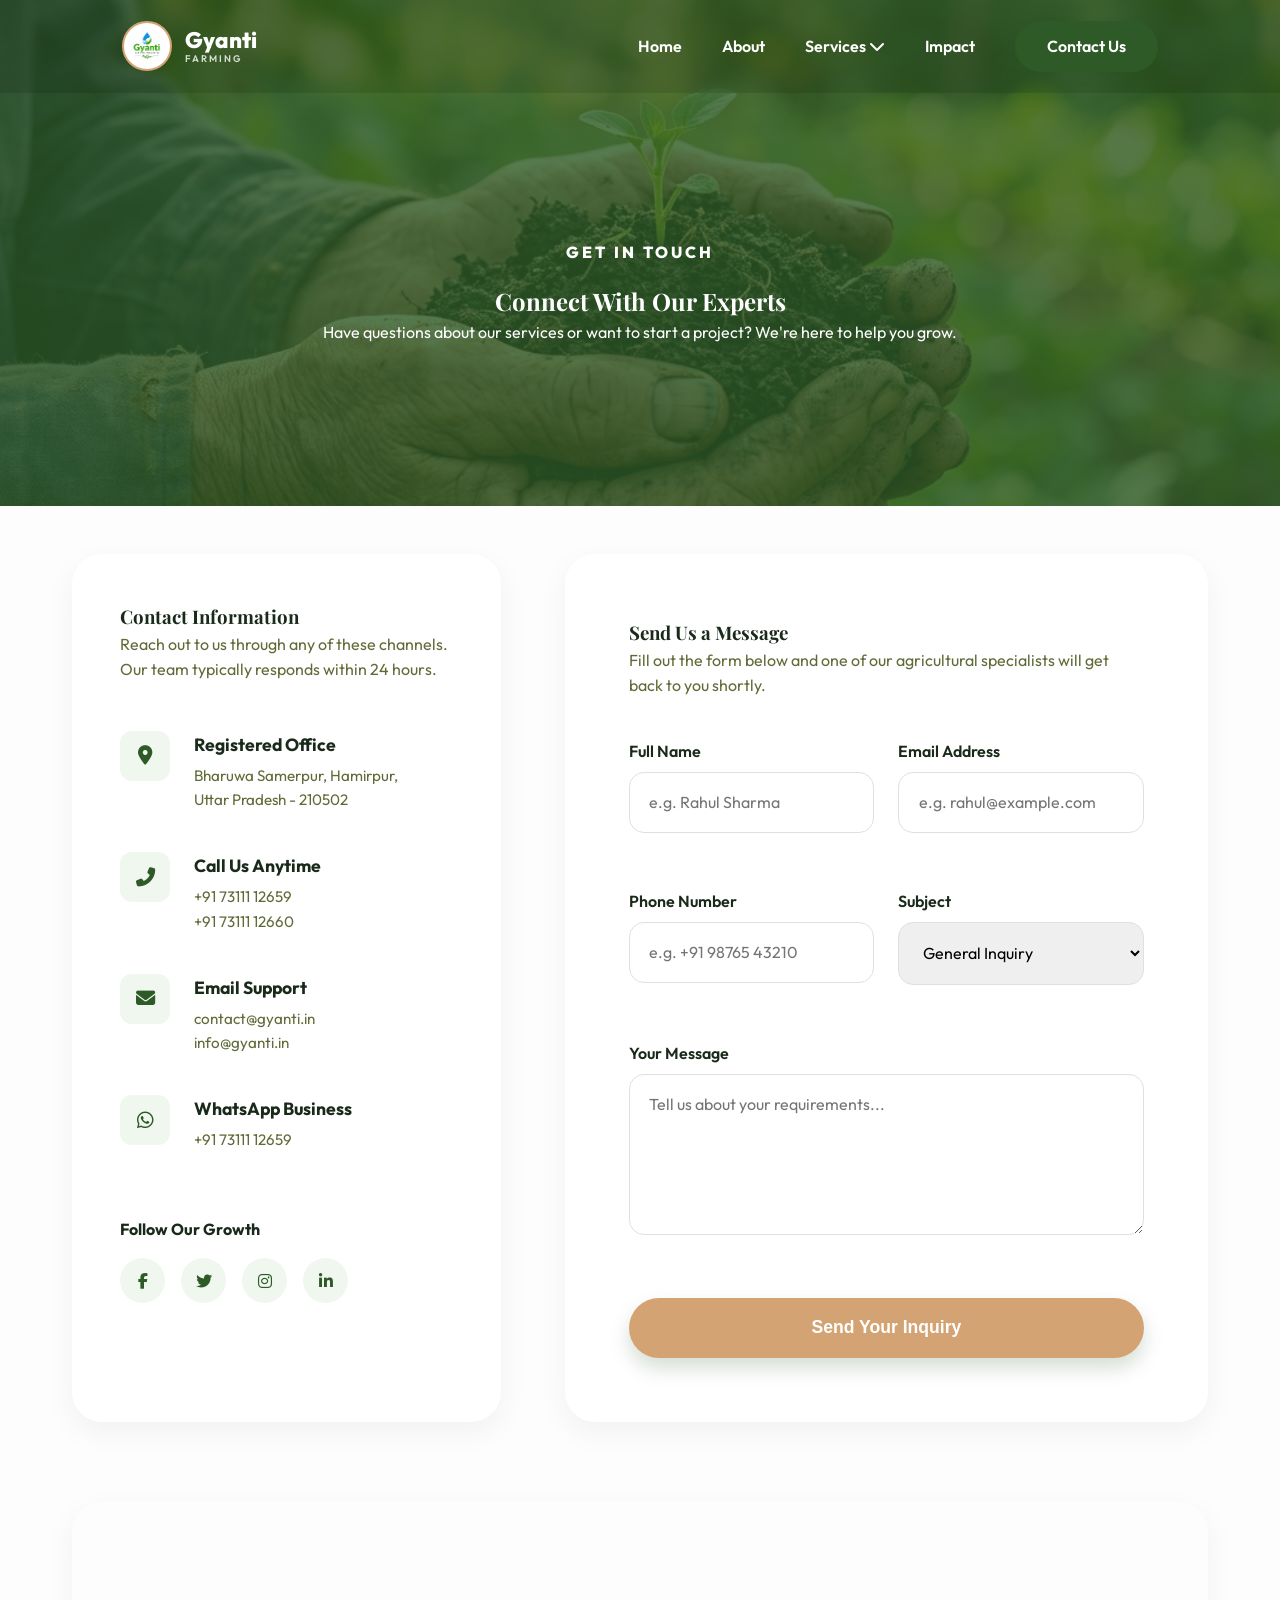
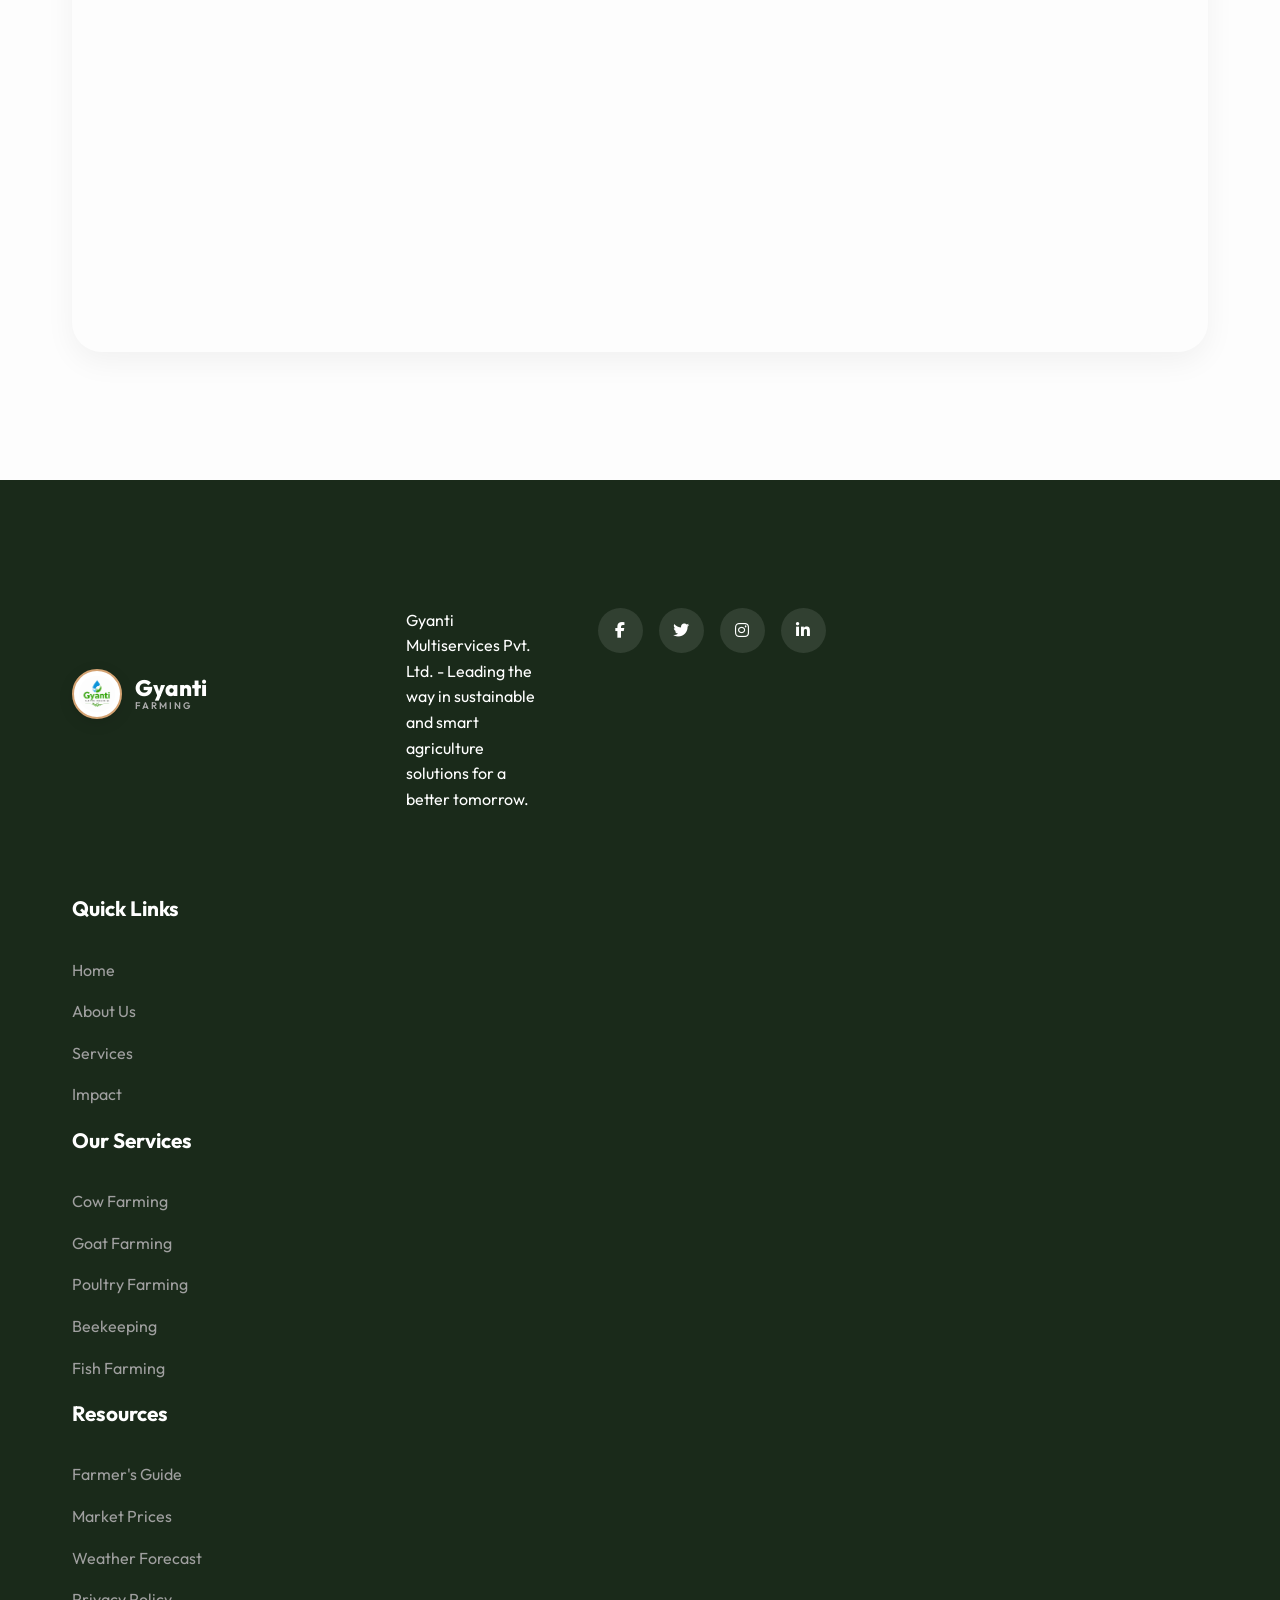
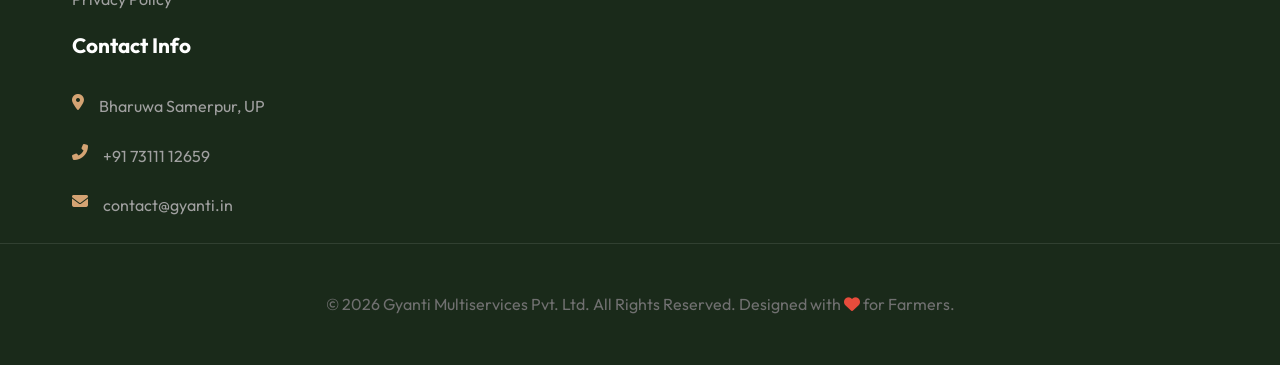
<file: contact.html>
<!DOCTYPE html>
<html lang="en">

<head>
    <meta charset="UTF-8">
    <meta name="viewport" content="width=device-width, initial-scale=1.0">
    <title>Contact Us | Gyanti Multiservices - Sustainable Farming Solutions</title>
    <meta name="description"
        content="Get in touch with Gyanti Multiservices. We are here to support your farming journey with modern technology and expert advice.">

    <!-- Google Fonts -->
    <link rel="preconnect" href="https://fonts.googleapis.com">
    <link rel="preconnect" href="https://fonts.gstatic.com" crossorigin>
    <link
        href="https://fonts.googleapis.com/css2?family=Outfit:wght@300;400;600;800&family=Playfair+Display:wght@700&display=swap"
        rel="stylesheet">

    <!-- CSS -->
    <link rel="stylesheet" href="style.css">

    <!-- Font Awesome for icons -->
    <link rel="stylesheet" href="https://cdnjs.cloudflare.com/ajax/libs/font-awesome/6.4.0/css/all.min.css">

    <style>
        .contact-hero {
            background: linear-gradient(rgba(45, 90, 39, 0.8), rgba(45, 90, 39, 0.8)), url('images/about_farming_image_1778760561226.png') center/cover;
            padding: 15rem 0 10rem;
            text-align: center;
            color: white;
        }

        .contact-grid-detailed {
            display: grid;
            grid-template-columns: 1fr 1.5fr;
            gap: 4rem;
            margin-top: -5rem;
            position: relative;
            z-index: 10;
        }

        .contact-sidebar {
            background: var(--bg-white);
            padding: 3rem;
            border-radius: 30px;
            box-shadow: var(--shadow);
        }

        .contact-method {
            display: flex;
            align-items: flex-start;
            gap: 1.5rem;
            margin-bottom: 2.5rem;
        }

        .contact-method .icon {
            width: 50px;
            height: 50px;
            background: #f0f7ef;
            border-radius: 12px;
            display: flex;
            align-items: center;
            justify-content: center;
            color: var(--primary);
            font-size: 1.2rem;
            flex-shrink: 0;
        }

        .contact-method h4 {
            font-size: 1.1rem;
            margin-bottom: 0.3rem;
            color: var(--text-dark);
        }

        .contact-method p {
            color: var(--text-muted);
            font-size: 0.95rem;
        }

        .contact-form-detailed {
            background: white;
            padding: 4rem;
            border-radius: 30px;
            box-shadow: var(--shadow);
        }

        .form-group {
            margin-bottom: 1.5rem;
        }

        .form-row {
            display: grid;
            grid-template-columns: 1fr 1fr;
            gap: 1.5rem;
        }

        .form-control {
            width: 100%;
            padding: 1.2rem;
            border: 1px solid #e0e0e0;
            border-radius: 15px;
            font-family: 'Outfit', sans-serif;
            font-size: 1rem;
            transition: var(--transition);
            outline: none;
        }

        .form-control:focus {
            border-color: var(--primary);
            box-shadow: 0 0 0 4px rgba(45, 90, 39, 0.1);
        }

        .map-section {
            margin-top: 5rem;
            border-radius: 30px;
            overflow: hidden;
            height: 450px;
            box-shadow: var(--shadow);
        }

        @media (max-width: 992px) {
            .contact-grid-detailed {
                grid-template-columns: 1fr;
                margin-top: 2rem;
            }
        }

        @media (max-width: 768px) {
            .contact-form-detailed {
                padding: 2.5rem 1.5rem;
            }
            .form-row {
                grid-template-columns: 1fr;
                gap: 0;
            }
        }
    </style>
</head>

<body>
    <!-- Scroll Progress Bar -->
    <div id="scroll-progress"></div>

    <!-- Navigation -->
    <nav id="main-nav">
        <div class="container">
            <a href="index.html" class="logo">
                <img src="images/gyanti_official_logo.png" alt="Gyanti Farming" class="logo-img">
                <div class="logo-text">
                    <span class="brand-name">Gyanti</span>
                    <span class="brand-tagline">Farming</span>
                </div>
            </a>
            <ul class="nav-links">
                <li><a href="index.html#home">Home</a></li>
                <li><a href="about.html">About</a></li>
                <li class="dropdown">
                    <a href="services.html">Services <i class="fas fa-chevron-down"></i></a>
                    <ul class="dropdown-menu">
                        <li><a href="cow-farming.html">Cow Farming</a></li>
                        <li><a href="goat-farming.html">Goat Farming</a></li>
                        <li><a href="poultry-farming.html">Poultry Farming</a></li>
                        <li><a href="beekeeping.html">Beekeeping</a></li>
                        <li><a href="fish-farming.html">Fish Farming</a></li>
                        <li><a href="services.html">Organic Fertilizers</a></li>
                    </ul>
                </li>
                <li><a href="impact.html">Impact</a></li>
                <li><a href="contact.html" class="btn-primary">Contact Us</a></li>
            </ul>
            <div class="menu-toggle">
                <i class="fas fa-bars"></i>
            </div>
        </div>
    </nav>

    <!-- Contact Hero -->
    <section class="contact-hero">
        <div class="container">
            <span class="section-badge" style="color: white; border-color: rgba(255,255,255,0.3);">Get In Touch</span>
            <h1>Connect With Our Experts</h1>
            <p>Have questions about our services or want to start a project? We're here to help you grow.</p>
        </div>
    </section>

    <!-- Contact Content -->
    <section class="content-section" style="background: #fdfdfd;">
        <div class="container">
            <div class="contact-grid-detailed">
                <div class="contact-sidebar" data-reveal="left">
                    <h3>Contact Information</h3>
                    <p style="margin-bottom: 3rem; color: var(--text-muted);">Reach out to us through any of these
                        channels. Our team typically responds within 24 hours.</p>

                    <div class="contact-method">
                        <div class="icon"><i class="fas fa-map-marker-alt"></i></div>
                        <div>
                            <h4>Registered Office</h4>
                            <p>Bharuwa Samerpur, Hamirpur,<br>Uttar Pradesh - 210502</p>
                        </div>
                    </div>

                    <div class="contact-method">
                        <div class="icon"><i class="fas fa-phone-alt"></i></div>
                        <div>
                            <h4>Call Us Anytime</h4>
                            <p>+91 73111 12659</p>
                            <p>+91 73111 12660</p>
                        </div>
                    </div>

                    <div class="contact-method">
                        <div class="icon"><i class="fas fa-envelope"></i></div>
                        <div>
                            <h4>Email Support</h4>
                            <p>contact@gyanti.in</p>
                            <p>info@gyanti.in</p>
                        </div>
                    </div>

                    <div class="contact-method">
                        <div class="icon"><i class="fab fa-whatsapp"></i></div>
                        <div>
                            <h4>WhatsApp Business</h4>
                            <p>+91 73111 12659</p>
                        </div>
                    </div>

                    <div style="margin-top: 4rem;">
                        <h4>Follow Our Growth</h4>
                        <div class="social-links" style="margin-top: 1rem;">
                            <a href="#" style="background: #f0f7ef; color: var(--primary);"><i
                                    class="fab fa-facebook-f"></i></a>
                            <a href="#" style="background: #f0f7ef; color: var(--primary);"><i
                                    class="fab fa-twitter"></i></a>
                            <a href="#" style="background: #f0f7ef; color: var(--primary);"><i
                                    class="fab fa-instagram"></i></a>
                            <a href="#" style="background: #f0f7ef; color: var(--primary);"><i
                                    class="fab fa-linkedin-in"></i></a>
                        </div>
                    </div>
                </div>

                <div class="contact-form-detailed" data-reveal="right">
                    <h3>Send Us a Message</h3>
                    <p style="margin-bottom: 2.5rem; color: var(--text-muted);">Fill out the form below and one of our
                        agricultural specialists will get back to you shortly.</p>

                    <form action="#">
                        <div class="form-row">
                            <div class="form-group">
                                <label style="display: block; margin-bottom: 0.5rem; font-weight: 600;">Full
                                    Name</label>
                                <input type="text" class="form-control" placeholder="e.g. Rahul Sharma">
                            </div>
                            <div class="form-group">
                                <label style="display: block; margin-bottom: 0.5rem; font-weight: 600;">Email
                                    Address</label>
                                <input type="email" class="form-control" placeholder="e.g. rahul@example.com">
                            </div>
                        </div>

                        <div class="form-row">
                            <div class="form-group">
                                <label style="display: block; margin-bottom: 0.5rem; font-weight: 600;">Phone
                                    Number</label>
                                <input type="tel" class="form-control" placeholder="e.g. +91 98765 43210">
                            </div>
                            <div class="form-group">
                                <label style="display: block; margin-bottom: 0.5rem; font-weight: 600;">Subject</label>
                                <select class="form-control">
                                    <option>General Inquiry</option>
                                    <option>Organic Fertilizers</option>
                                    <option>Livestock Management</option>
                                    <option>Supply Chain Partner</option>
                                    <option>Investment</option>
                                </select>
                            </div>
                        </div>

                        <div class="form-group">
                            <label style="display: block; margin-bottom: 0.5rem; font-weight: 600;">Your Message</label>
                            <textarea class="form-control" rows="6"
                                placeholder="Tell us about your requirements..."></textarea>
                        </div>

                        <button type="submit" class="btn-main" style="width: 100%; border: none; cursor: pointer;">Send
                            Your Inquiry</button>
                    </form>
                </div>
            </div>

            <!-- Map Placeholder -->
            <div class="map-section" data-reveal="bottom">
                <iframe
                    src="https://www.google.com/maps/embed?pb=!1m18!1m12!1m3!1d14376.123456789!2d80.1234567!3d25.1234567!2m3!1f0!2f0!3f0!3m2!1i1024!2i768!4f13.1!3m3!1m2!1s0x3990000000000001%3A0x0!2zQmhhcnV3YSBTYW1lcnB1ciwgVXR0YXIgUHJhZGVzaCAyMTA1MDI!5e0!3m2!1sen!2sin!4v1234567890123!5m2!1sen!2sin"
                    width="100%" height="100%" style="border:0;" allowfullscreen="" loading="lazy"
                    referrerpolicy="no-referrer-when-downgrade">
                </iframe>
            </div>
        </div>
    </section>

    <!-- Footer -->
    <footer>
        <div class="container">
            <div class="footer-grid">
                    <a href="index.html" class="logo" style="margin-bottom: 2rem;">
                        <img src="images/gyanti_official_logo.png" alt="Gyanti Farming" class="logo-img">
                        <div class="logo-text">
                            <span class="brand-name" style="color: white;">Gyanti</span>
                            <span class="brand-tagline" style="color: #aaa;">Farming</span>
                        </div>
                    </a>
                    <p>Gyanti Multiservices Pvt. Ltd. - Leading the way in sustainable and smart agriculture solutions
                        for a better tomorrow.</p>
                    <div class="social-links">
                        <a href="#"><i class="fab fa-facebook-f"></i></a>
                        <a href="#"><i class="fab fa-twitter"></i></a>
                        <a href="#"><i class="fab fa-instagram"></i></a>
                        <a href="#"><i class="fab fa-linkedin-in"></i></a>
                    </div>
                </div>
                <div class="footer-links">
                    <h4>Quick Links</h4>
                    <ul>
                        <li><a href="index.html">Home</a></li>
                        <li><a href="about.html">About Us</a></li>
                        <li><a href="services.html">Services</a></li>
                        <li><a href="impact.html">Impact</a></li>
                    </ul>
                </div>
                <div class="footer-links">
                    <h4>Our Services</h4>
                    <ul>
                        <li><a href="cow-farming.html">Cow Farming</a></li>
                        <li><a href="goat-farming.html">Goat Farming</a></li>
                        <li><a href="poultry-farming.html">Poultry Farming</a></li>
                        <li><a href="beekeeping.html">Beekeeping</a></li>
                        <li><a href="fish-farming.html">Fish Farming</a></li>
                    </ul>
                </div>
                <div class="footer-links">
                    <h4>Resources</h4>
                    <ul>
                        <li><a href="farmers-guide.html">Farmer's Guide</a></li>
                        <li><a href="market-prices.html">Market Prices</a></li>
                        <li><a href="weather-forecast.html">Weather Forecast</a></li>
                        <li><a href="privacy-policy.html">Privacy Policy</a></li>
                    </ul>
                </div>
                <div class="footer-contact">
                    <h4>Contact Info</h4>
                    <ul>
                        <li><i class="fas fa-map-marker-alt"></i> Bharuwa Samerpur, UP</li>
                        <li><i class="fas fa-phone-alt"></i> +91 73111 12659</li>
                        <li><i class="fas fa-envelope"></i> contact@gyanti.in</li>
                    </ul>
                </div>
            </div>
        </div>
        <div class="footer-bottom">
            <div class="container">
                <p>&copy; 2026 Gyanti Multiservices Pvt. Ltd. All Rights Reserved. Designed with <i
                        class="fas fa-heart"></i> for Farmers.</p>
            </div>
        </div>
    </footer>

    <!-- Scripts -->
    <script src="script.js"></script>
    <script>
        // Custom Nav Background for this page
        window.addEventListener('scroll', () => {
            const nav = document.getElementById('main-nav');
            if (window.scrollY > 50) {
                nav.classList.add('scrolled');
            } else {
                nav.classList.remove('scrolled');
            }
        });
    </script>
</body>

</html>
</file>
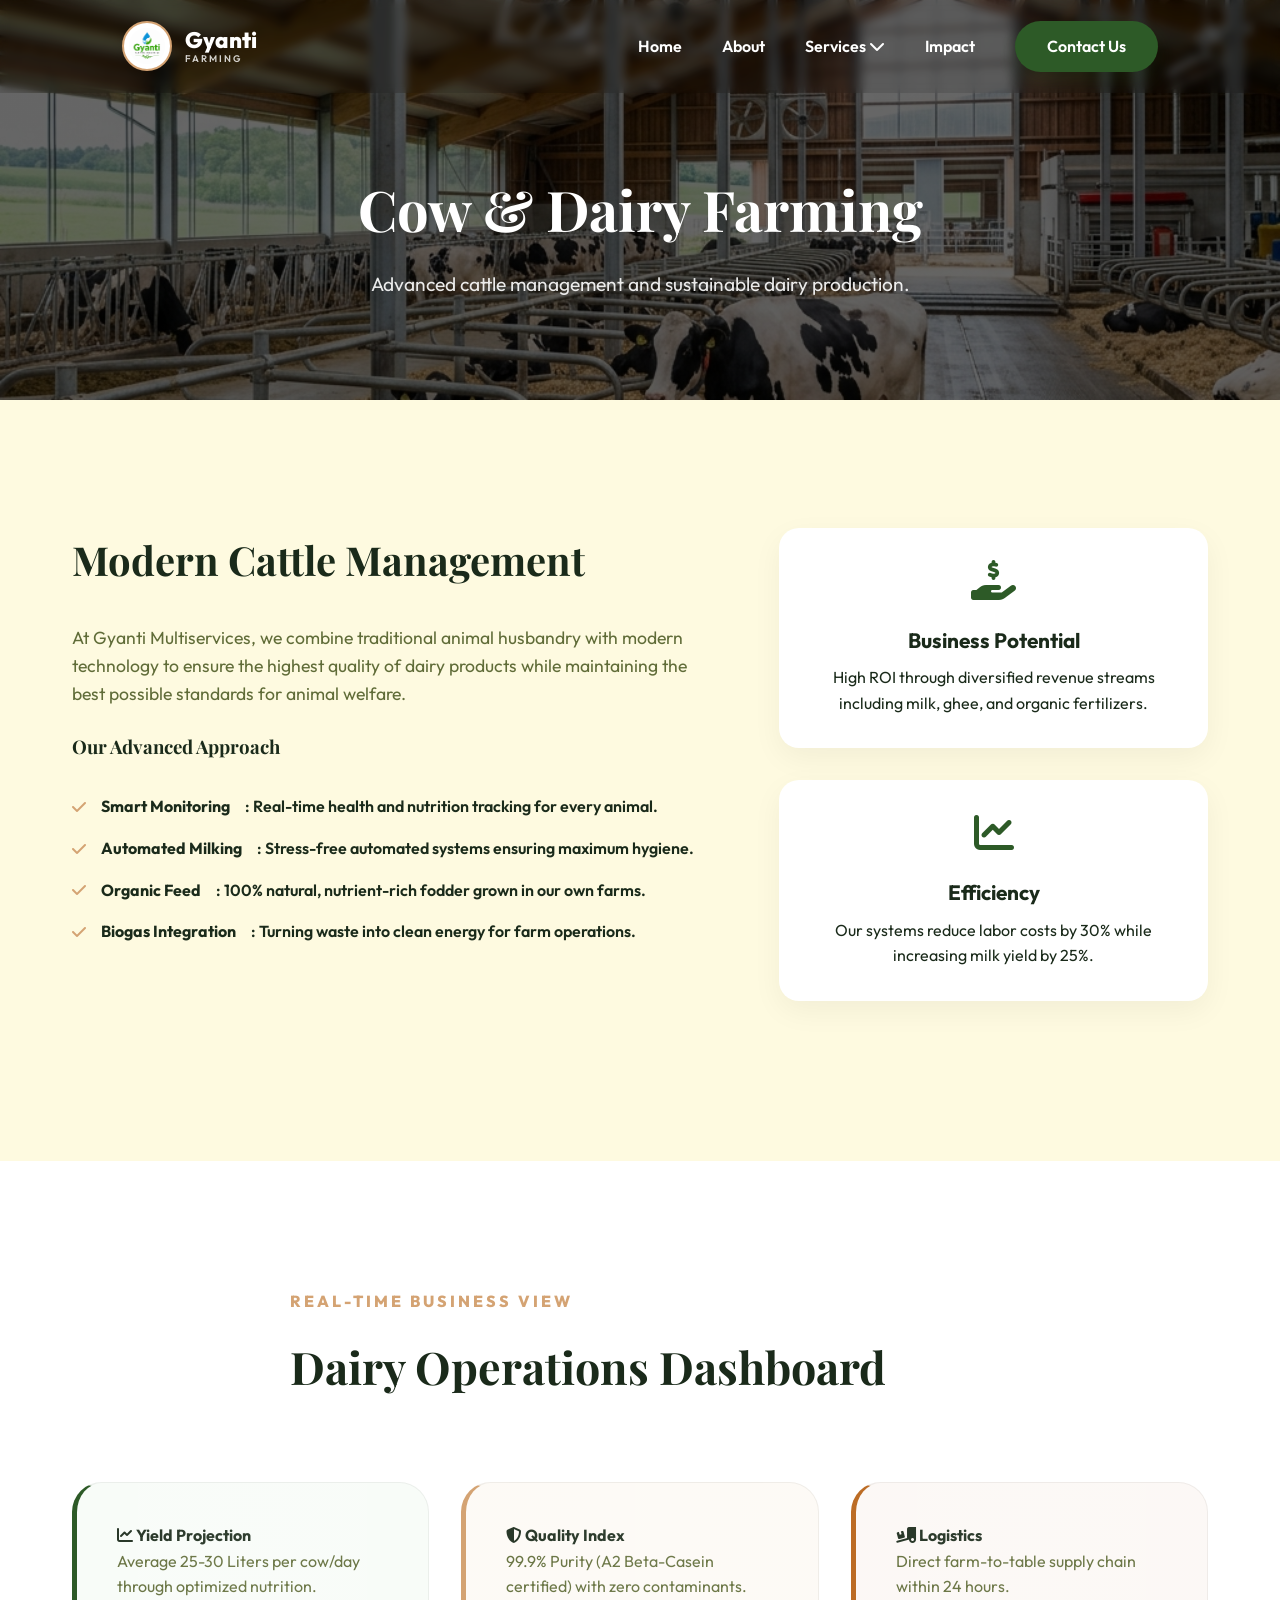
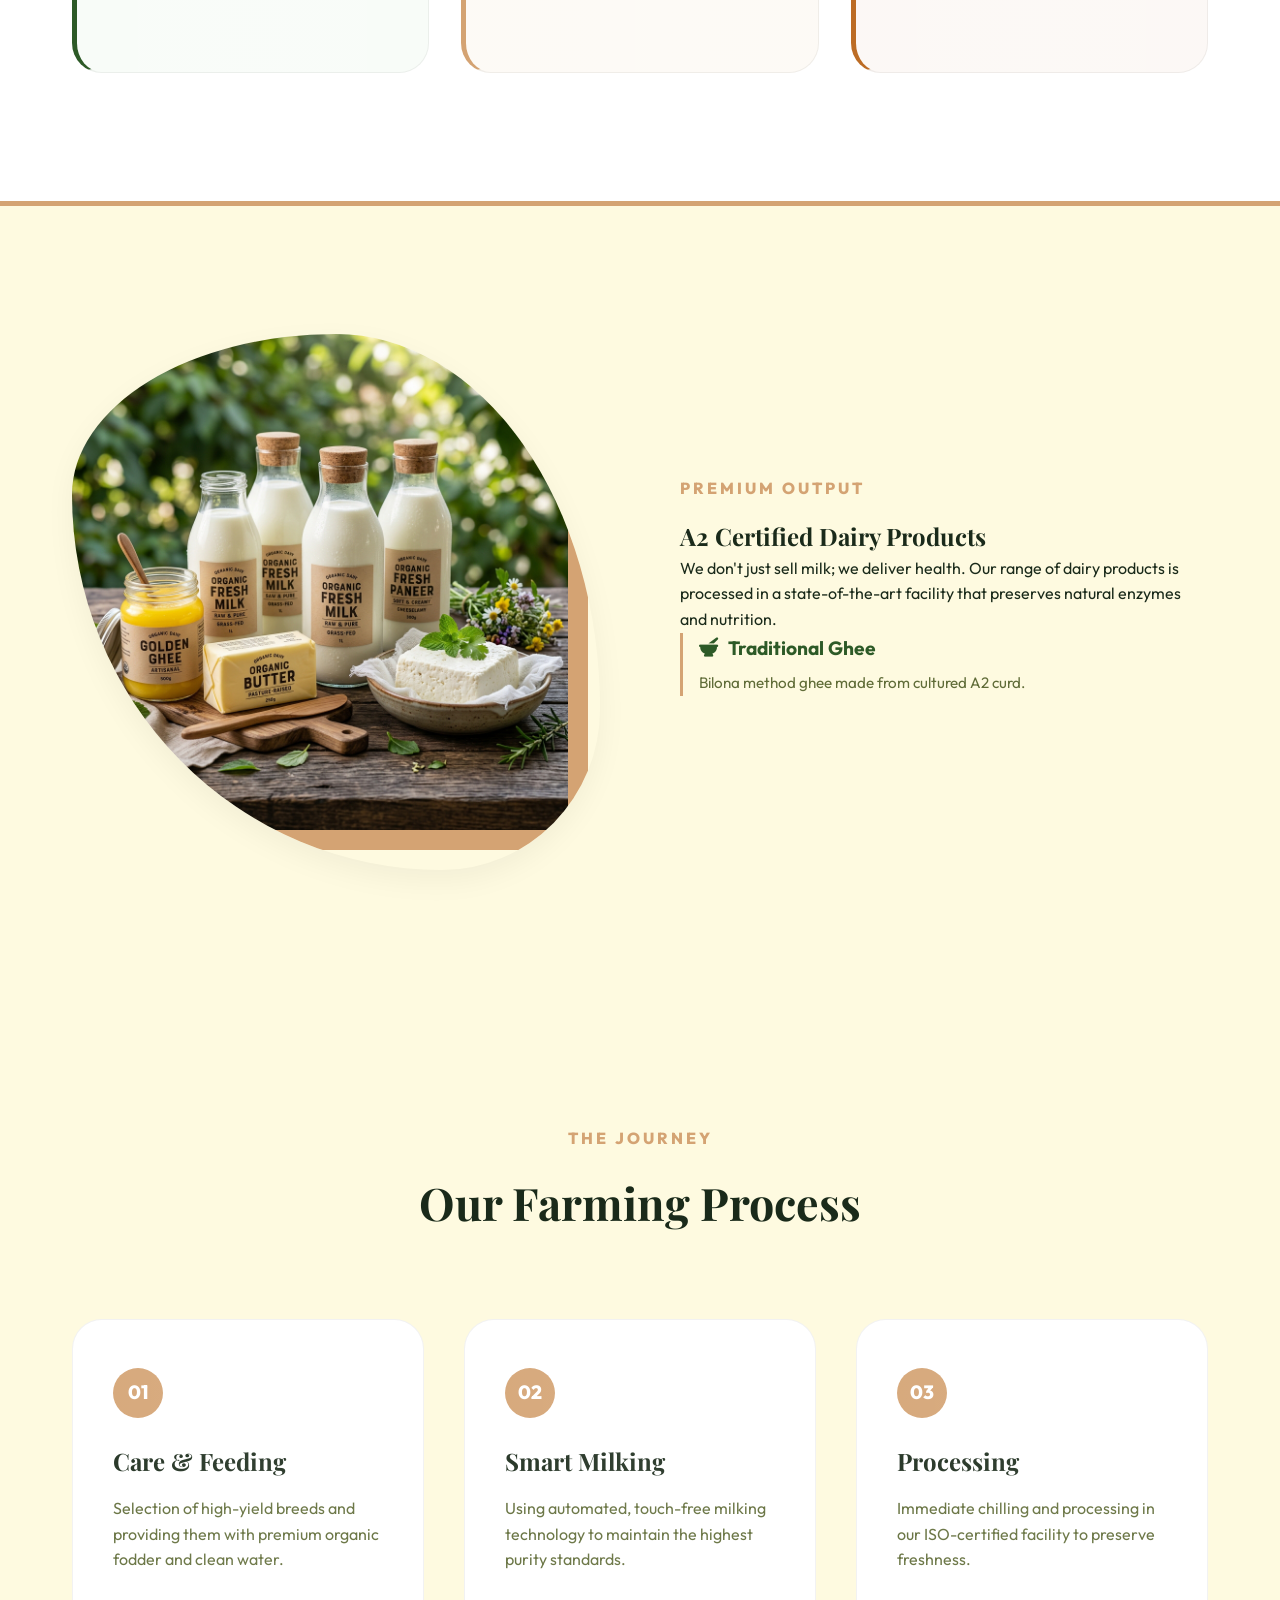
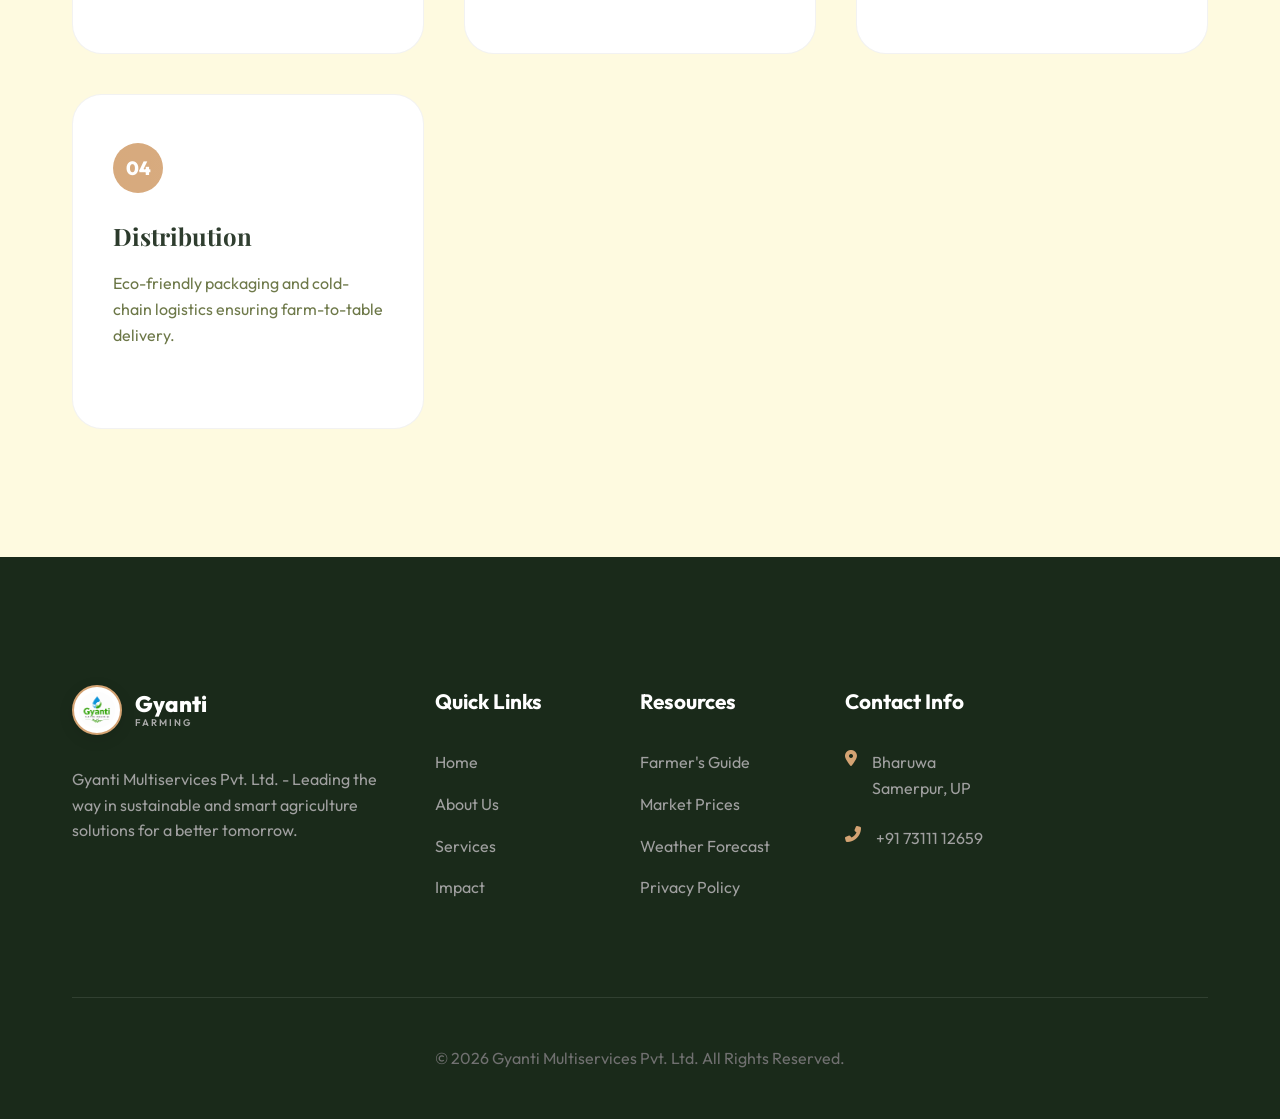
<file: cow-farming.html>
<!DOCTYPE html>
<html lang="en">

<head>
    <meta charset="UTF-8">
    <meta name="viewport" content="width=device-width, initial-scale=1.0">
    <title>Cow Farming | Gyanti Multiservices</title>
    <link rel="preconnect" href="https://fonts.googleapis.com">
    <link rel="preconnect" href="https://fonts.gstatic.com" crossorigin>
    <link
        href="https://fonts.googleapis.com/css2?family=Outfit:wght@300;400;600;800&family=Playfair+Display:wght@700&display=swap"
        rel="stylesheet">
    <link rel="stylesheet" href="style.css">
    <link rel="stylesheet" href="https://cdnjs.cloudflare.com/ajax/libs/font-awesome/6.4.0/css/all.min.css">
</head>

<body>
    <!-- Navigation -->
    <nav id="main-nav" class="scrolled">
        <div class="container">
            <a href="index.html" class="logo">
                <img src="images/gyanti_official_logo.png" alt="Gyanti Farming" class="logo-img">
                <div class="logo-text">
                    <span class="brand-name">Gyanti</span>
                    <span class="brand-tagline">Farming</span>
                </div>
            </a>
            <ul class="nav-links">
                <li><a href="index.html#home">Home</a></li>
                <li><a href="about.html">About</a></li>
                <li class="dropdown">
                    <a href="services.html">Services <i class="fas fa-chevron-down"></i></a>
                    <ul class="dropdown-menu">
                        <li><a href="cow-farming.html">Cow Farming</a></li>
                        <li><a href="goat-farming.html">Goat Farming</a></li>
                        <li><a href="poultry-farming.html">Poultry Farming</a></li>
                        <li><a href="beekeeping.html">Beekeeping</a></li>
                        <li><a href="fish-farming.html">Fish Farming</a></li>
                    </ul>
                </li>
                <li><a href="impact.html">Impact</a></li>
                <li><a href="index.html#contact" class="btn-primary">Contact Us</a></li>
            </ul>
            <div class="menu-toggle">
                <i class="fas fa-bars"></i>
            </div>
        </div>
    </nav>

    <!-- Page Header -->
    <section class="page-header"
        style="background: linear-gradient(rgba(0,0,0,0.6), rgba(0,0,0,0.6)), url('images/cow_farming_image_1778760738475.png') center/cover;">
        <div class="container">
            <h1>Cow & Dairy Farming</h1>
            <p>Advanced cattle management and sustainable dairy production.</p>
        </div>
    </section>

    <!-- Content Section -->
    <section class="content-section">
        <div class="container">
            <div class="content-grid">
                <div class="main-text" data-reveal="left">
                    <h2>Modern Cattle Management</h2>
                    <p>At Gyanti Multiservices, we combine traditional animal husbandry with modern technology to ensure
                        the highest quality of dairy products while maintaining the best possible standards for animal
                        welfare.</p>
                    <h3>Our Advanced Approach</h3>
                    <ul class="check-list">
                        <li><i class="fas fa-check"></i> <strong>Smart Monitoring</strong>: Real-time health and
                            nutrition tracking for every animal.</li>
                        <li><i class="fas fa-check"></i> <strong>Automated Milking</strong>: Stress-free automated
                            systems ensuring maximum hygiene.</li>
                        <li><i class="fas fa-check"></i> <strong>Organic Feed</strong>: 100% natural, nutrient-rich
                            fodder grown in our own farms.</li>
                        <li><i class="fas fa-check"></i> <strong>Biogas Integration</strong>: Turning waste into clean
                            energy for farm operations.</li>
                    </ul>
                </div>
                <div class="side-info" data-reveal="right">
                    <div class="info-card">
                        <i class="fas fa-hand-holding-usd"></i>
                        <h4>Business Potential</h4>
                        <p>High ROI through diversified revenue streams including milk, ghee, and organic fertilizers.
                        </p>
                    </div>
                    <div class="info-card">
                        <i class="fas fa-chart-line"></i>
                        <h4>Efficiency</h4>
                        <p>Our systems reduce labor costs by 30% while increasing milk yield by 25%.</p>
                    </div>
                </div>
            </div>
        </div>
    </section>

    <!-- Dairy Dashboard Section -->
    <section class="content-section dashboard-section">
        <div class="container">
            <div class="section-header align-left">
                <span class="section-badge">Real-Time Business View</span>
                <h2>Dairy Operations Dashboard</h2>
            </div>
            <div class="services-grid dashboard-grid">
                <div class="service-card dash-card primary">
                    <h4><i class="fas fa-chart-line"></i> Yield Projection</h4>
                    <p>Average 25-30 Liters per cow/day through optimized nutrition.</p>
                </div>
                <div class="service-card dash-card secondary">
                    <h4><i class="fas fa-shield-alt"></i> Quality Index</h4>
                    <p>99.9% Purity (A2 Beta-Casein certified) with zero contaminants.</p>
                </div>
                <div class="service-card dash-card accent">
                    <h4><i class="fas fa-truck-loading"></i> Logistics</h4>
                    <p>Direct farm-to-table supply chain within 24 hours.</p>
                </div>
            </div>
        </div>
    </section>

    <!-- Product Showcase -->
    <section class="services bg-light">
        <div class="container">
            <div class="about-grid reverse">
                <div class="about-text" data-reveal="left">
                    <span class="section-badge">Premium Output</span>
                    <h2>A2 Certified Dairy Products</h2>
                    <p>We don't just sell milk; we deliver health. Our range of dairy products is processed in a
                        state-of-the-art facility that preserves natural enzymes and nutrition.</p>
                    <div class="product-item">
                        <h4><i class="fas fa-mortar-pestle"></i> Traditional Ghee</h4>
                        <p>Bilona method ghee made from cultured A2 curd.</p>
                    </div>
                </div>
                <div class="about-image" data-reveal="right">
                    <div class="img-wrapper blob-shape">
                        <img src="images/dairy_products_showcase_1778761979895.png" alt="Dairy Products">
                    </div>
                </div>
            </div>
        </div>
    </section>

    <!-- Farming Process -->
    <section class="content-section">
        <div class="container">
            <div class="section-header">
                <span class="section-badge">The Journey</span>
                <h2>Our Farming Process</h2>
            </div>
            <div class="services-grid">
                <div class="service-card" data-reveal="bottom">
                    <span class="step-num">01</span>
                    <h3>Care & Feeding</h3>
                    <p>Selection of high-yield breeds and providing them with premium organic fodder and clean water.
                    </p>
                </div>
                <div class="service-card" data-reveal="bottom" data-delay="100">
                    <span class="step-num">02</span>
                    <h3>Smart Milking</h3>
                    <p>Using automated, touch-free milking technology to maintain the highest purity standards.</p>
                </div>
                <div class="service-card" data-reveal="bottom" data-delay="200">
                    <span class="step-num">03</span>
                    <h3>Processing</h3>
                    <p>Immediate chilling and processing in our ISO-certified facility to preserve freshness.</p>
                </div>
                <div class="service-card" data-reveal="bottom" data-delay="300">
                    <span class="step-num">04</span>
                    <h3>Distribution</h3>
                    <p>Eco-friendly packaging and cold-chain logistics ensuring farm-to-table delivery.</p>
                </div>
            </div>
        </div>
    </section>

    <!-- Footer -->
    <footer>
        <div class="container">
            <div class="footer-grid">
                <div class="footer-info">
                    <a href="index.html" class="logo" style="margin-bottom: 2rem;">
                        <img src="images/gyanti_official_logo.png" alt="Gyanti Farming" class="logo-img">
                        <div class="logo-text">
                            <span class="brand-name" style="color: white;">Gyanti</span>
                            <span class="brand-tagline" style="color: #aaa;">Farming</span>
                        </div>
                    </a>
                    <p>Gyanti Multiservices Pvt. Ltd. - Leading the way in sustainable and smart agriculture solutions
                        for a better tomorrow.</p>
                </div>
                <div class="footer-links">
                    <h4>Quick Links</h4>
                    <ul>
                        <li><a href="index.html">Home</a></li>
                        <li><a href="about.html">About Us</a></li>
                        <li><a href="services.html">Services</a></li>
                        <li><a href="impact.html">Impact</a></li>
                    </ul>
                </div>
                <div class="footer-links">
                    <h4>Resources</h4>
                    <ul>
                        <li><a href="farmers-guide.html">Farmer's Guide</a></li>
                        <li><a href="market-prices.html">Market Prices</a></li>
                        <li><a href="weather-forecast.html">Weather Forecast</a></li>
                        <li><a href="privacy-policy.html">Privacy Policy</a></li>
                    </ul>
                </div>
                <div class="footer-contact">
                    <h4>Contact Info</h4>
                    <ul>
                        <li><i class="fas fa-map-marker-alt"></i> Bharuwa Samerpur, UP</li>
                        <li><i class="fas fa-phone-alt"></i> +91 73111 12659</li>
                    </ul>
                </div>
            </div>
            <div class="footer-bottom">
                <p>&copy; 2026 Gyanti Multiservices Pvt. Ltd. All Rights Reserved.</p>
            </div>
        </div>
    </footer>

    <script src="script.js"></script>
</body>

</html>
</file>
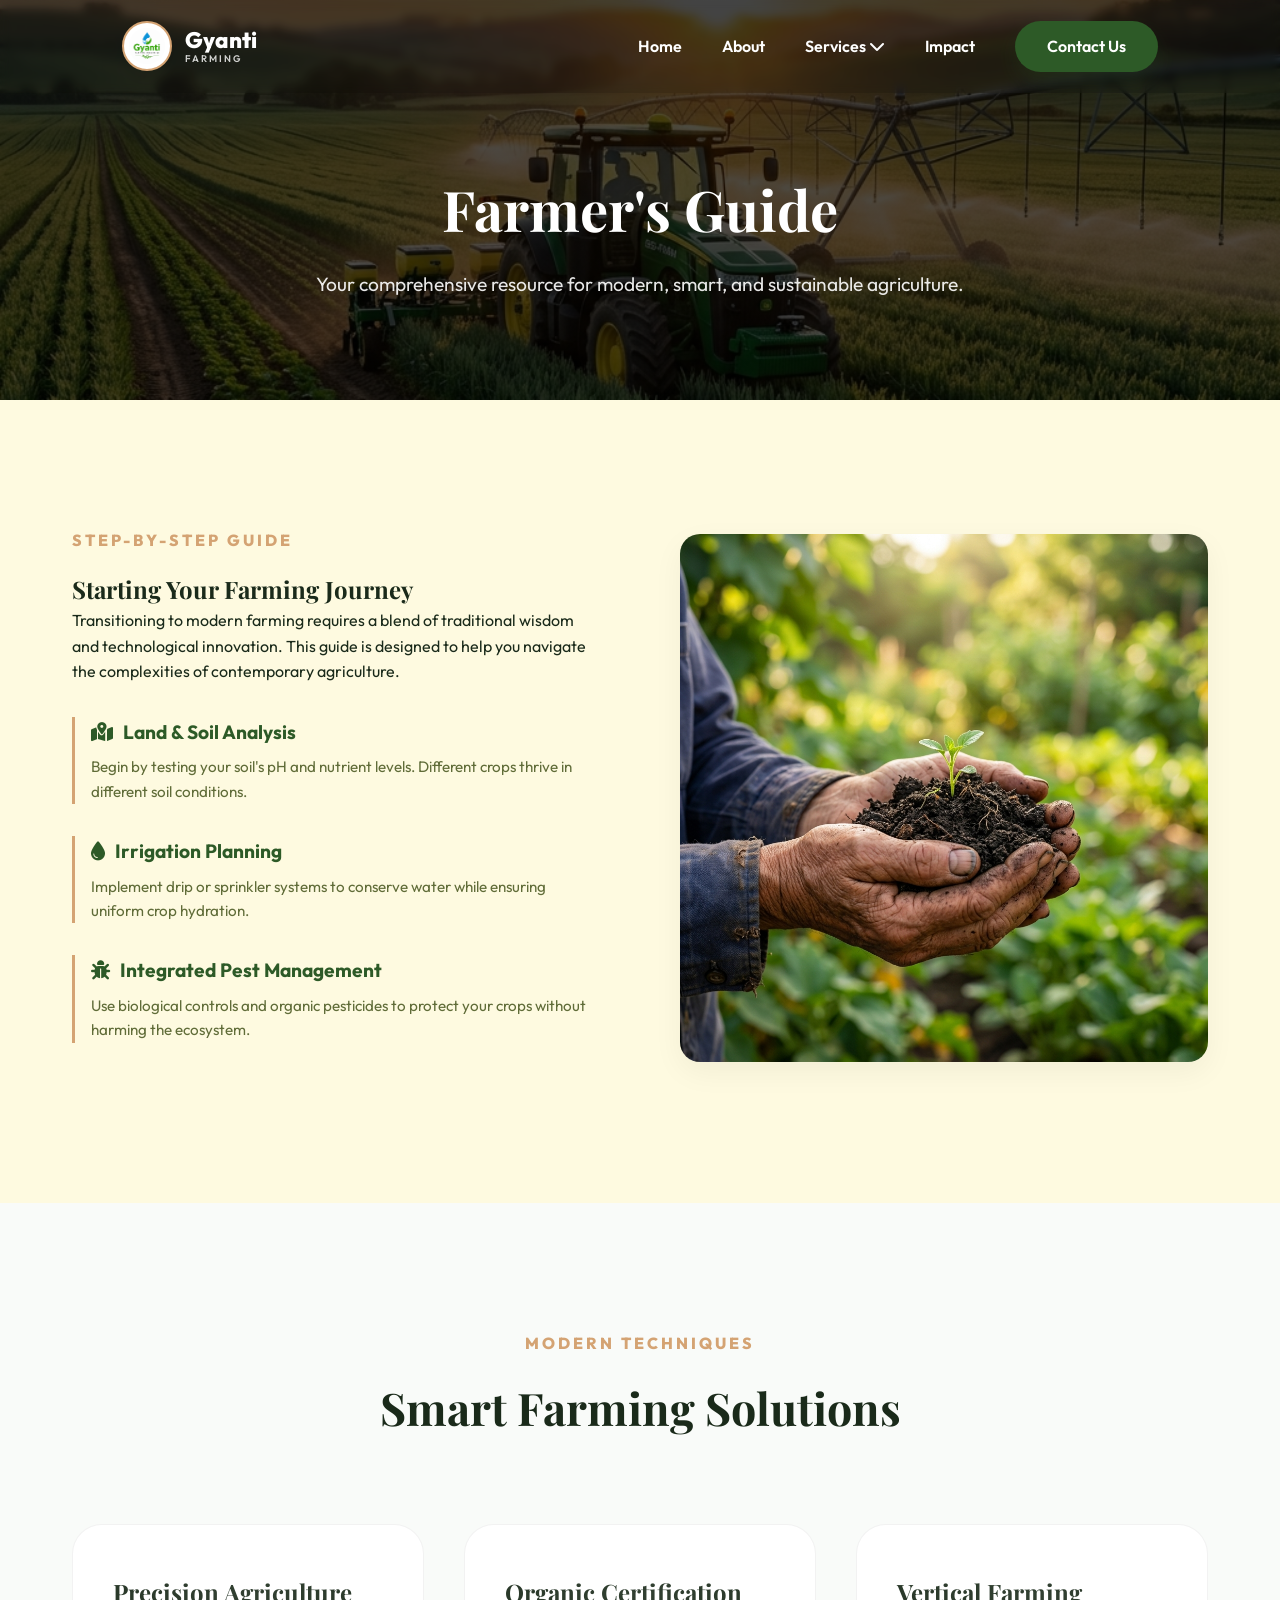
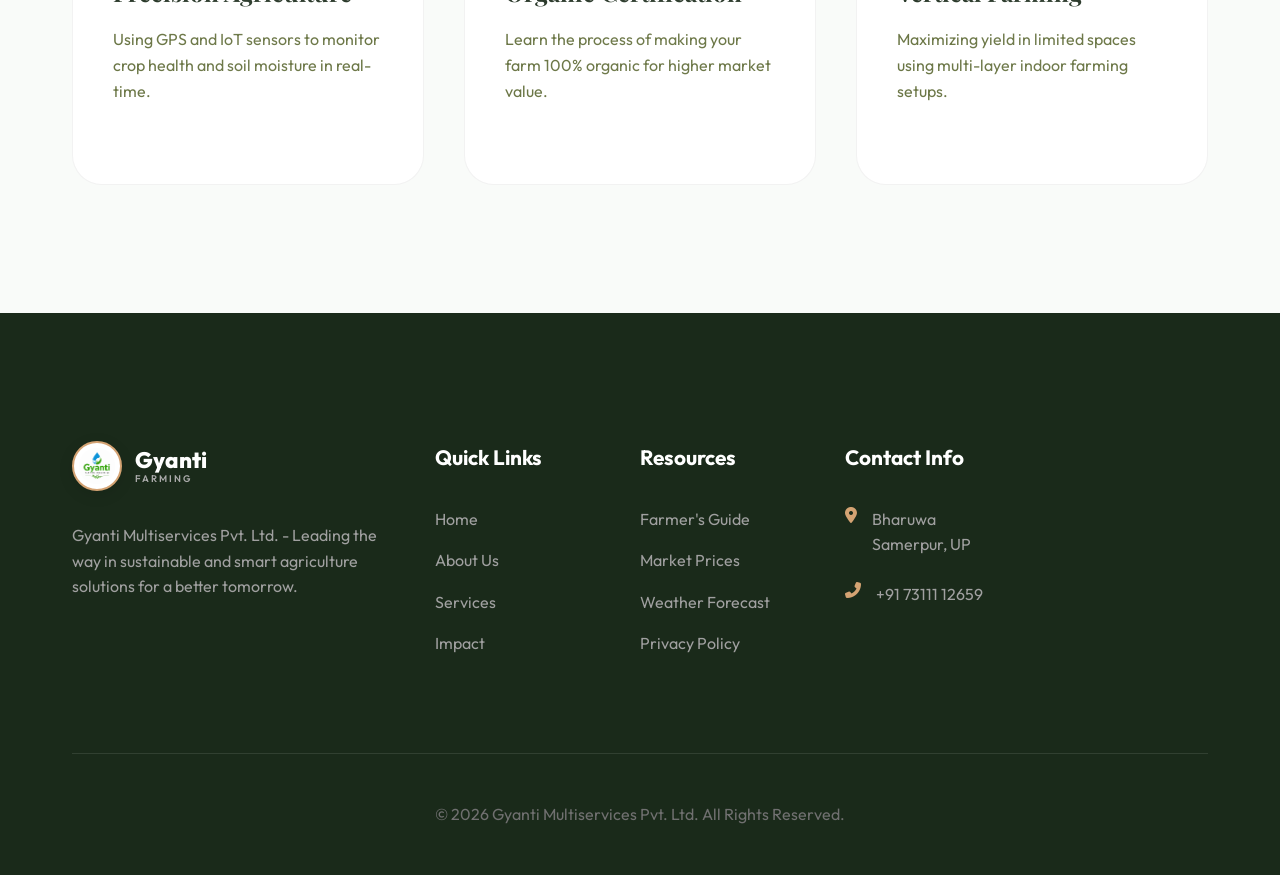
<file: farmers-guide.html>
<!DOCTYPE html>
<html lang="en">

<head>
    <meta charset="UTF-8">
    <meta name="viewport" content="width=device-width, initial-scale=1.0">
    <title>Farmer's Guide | Gyanti Multiservices</title>
    <link rel="preconnect" href="https://fonts.googleapis.com">
    <link rel="preconnect" href="https://fonts.gstatic.com" crossorigin>
    <link
        href="https://fonts.googleapis.com/css2?family=Outfit:wght@300;400;600;800&family=Playfair+Display:wght@700&display=swap"
        rel="stylesheet">
    <link rel="stylesheet" href="style.css">
    <link rel="stylesheet" href="https://cdnjs.cloudflare.com/ajax/libs/font-awesome/6.4.0/css/all.min.css">
</head>

<body>
    <!-- Navigation -->
    <nav id="main-nav" class="scrolled">
        <div class="container">
            <a href="index.html" class="logo">
                <img src="images/gyanti_official_logo.png" alt="Gyanti Farming" class="logo-img">
                <div class="logo-text">
                    <span class="brand-name">Gyanti</span>
                    <span class="brand-tagline">Farming</span>
                </div>
            </a>
            <ul class="nav-links">
                <li><a href="index.html#home">Home</a></li>
                <li><a href="about.html">About</a></li>
                <li class="dropdown">
                    <a href="services.html">Services <i class="fas fa-chevron-down"></i></a>
                    <ul class="dropdown-menu">
                        <li><a href="cow-farming.html">Cow Farming</a></li>
                        <li><a href="goat-farming.html">Goat Farming</a></li>
                        <li><a href="poultry-farming.html">Poultry Farming</a></li>
                        <li><a href="beekeeping.html">Beekeeping</a></li>
                        <li><a href="fish-farming.html">Fish Farming</a></li>
                    </ul>
                </li>
                <li><a href="impact.html">Impact</a></li>
                <li><a href="index.html#contact" class="btn-primary">Contact Us</a></li>
            </ul>
            <div class="menu-toggle">
                <i class="fas fa-bars"></i>
            </div>
        </div>
    </nav>

    <!-- Page Header -->
    <section class="page-header"
        style="background: linear-gradient(rgba(0,0,0,0.7), rgba(0,0,0,0.7)), url('images/farming_hero_image_1778760478639.png') center/cover;">
        <div class="container">
            <h1>Farmer's Guide</h1>
            <p>Your comprehensive resource for modern, smart, and sustainable agriculture.</p>
        </div>
    </section>

    <!-- Guide Content -->
    <section class="content-section">
        <div class="container">
            <div class="about-grid">
                <div class="about-text" data-reveal="left">
                    <span class="section-badge">Step-by-Step Guide</span>
                    <h2>Starting Your Farming Journey</h2>
                    <p>Transitioning to modern farming requires a blend of traditional wisdom and technological
                        innovation. This guide is designed to help you navigate the complexities of contemporary
                        agriculture.</p>

                    <div class="product-item" style="margin-top: 2rem;">
                        <h4><i class="fas fa-map-marked-alt"></i> Land & Soil Analysis</h4>
                        <p>Begin by testing your soil's pH and nutrient levels. Different crops thrive in different soil
                            conditions.</p>
                    </div>
                    <div class="product-item">
                        <h4><i class="fas fa-tint"></i> Irrigation Planning</h4>
                        <p>Implement drip or sprinkler systems to conserve water while ensuring uniform crop hydration.
                        </p>
                    </div>
                    <div class="product-item">
                        <h4><i class="fas fa-bug"></i> Integrated Pest Management</h4>
                        <p>Use biological controls and organic pesticides to protect your crops without harming the
                            ecosystem.</p>
                    </div>
                </div>
                <div class="about-image" data-reveal="right">
                    <img src="images/about_farming_image_1778760561226.png" alt="Farmer's Guide"
                        style="width: 100%; border-radius: 20px; box-shadow: var(--shadow);">
                </div>
            </div>
        </div>
    </section>

    <!-- Modern Techniques -->
    <section class="services" style="background: #f9fbf9;">
        <div class="container">
            <div class="section-header">
                <span class="section-badge">Modern Techniques</span>
                <h2>Smart Farming Solutions</h2>
            </div>
            <div class="services-grid">
                <div class="service-card" data-reveal="bottom">
                    <h3>Precision Agriculture</h3>
                    <p>Using GPS and IoT sensors to monitor crop health and soil moisture in real-time.</p>
                </div>
                <div class="service-card" data-reveal="bottom" data-delay="100">
                    <h3>Organic Certification</h3>
                    <p>Learn the process of making your farm 100% organic for higher market value.</p>
                </div>
                <div class="service-card" data-reveal="bottom" data-delay="200">
                    <h3>Vertical Farming</h3>
                    <p>Maximizing yield in limited spaces using multi-layer indoor farming setups.</p>
                </div>
            </div>
        </div>
    </section>

    <!-- Footer -->
    <footer>
        <div class="container">
            <div class="footer-grid">
                <div class="footer-info">
                    <a href="index.html" class="logo" style="margin-bottom: 2rem;">
                        <img src="images/gyanti_official_logo.png" alt="Gyanti Farming" class="logo-img">
                        <div class="logo-text">
                            <span class="brand-name" style="color: white;">Gyanti</span>
                            <span class="brand-tagline" style="color: #aaa;">Farming</span>
                        </div>
                    </a>
                    <p>Gyanti Multiservices Pvt. Ltd. - Leading the way in sustainable and smart agriculture solutions
                        for a better tomorrow.</p>
                </div>
                <div class="footer-links">
                    <h4>Quick Links</h4>
                    <ul>
                        <li><a href="index.html">Home</a></li>
                        <li><a href="about.html">About Us</a></li>
                        <li><a href="services.html">Services</a></li>
                        <li><a href="impact.html">Impact</a></li>
                    </ul>
                </div>
                <div class="footer-links">
                    <h4>Resources</h4>
                    <ul>
                        <li><a href="farmers-guide.html">Farmer's Guide</a></li>
                        <li><a href="market-prices.html">Market Prices</a></li>
                        <li><a href="weather-forecast.html">Weather Forecast</a></li>
                        <li><a href="privacy-policy.html">Privacy Policy</a></li>
                    </ul>
                </div>
                <div class="footer-contact">
                    <h4>Contact Info</h4>
                    <ul>
                        <li><i class="fas fa-map-marker-alt"></i> Bharuwa Samerpur, UP</li>
                        <li><i class="fas fa-phone-alt"></i> +91 73111 12659</li>
                    </ul>
                </div>
            </div>
            <div class="footer-bottom">
                <p>&copy; 2026 Gyanti Multiservices Pvt. Ltd. All Rights Reserved.</p>
            </div>
        </div>
    </footer>

    <script src="script.js"></script>
</body>

</html>
</file>
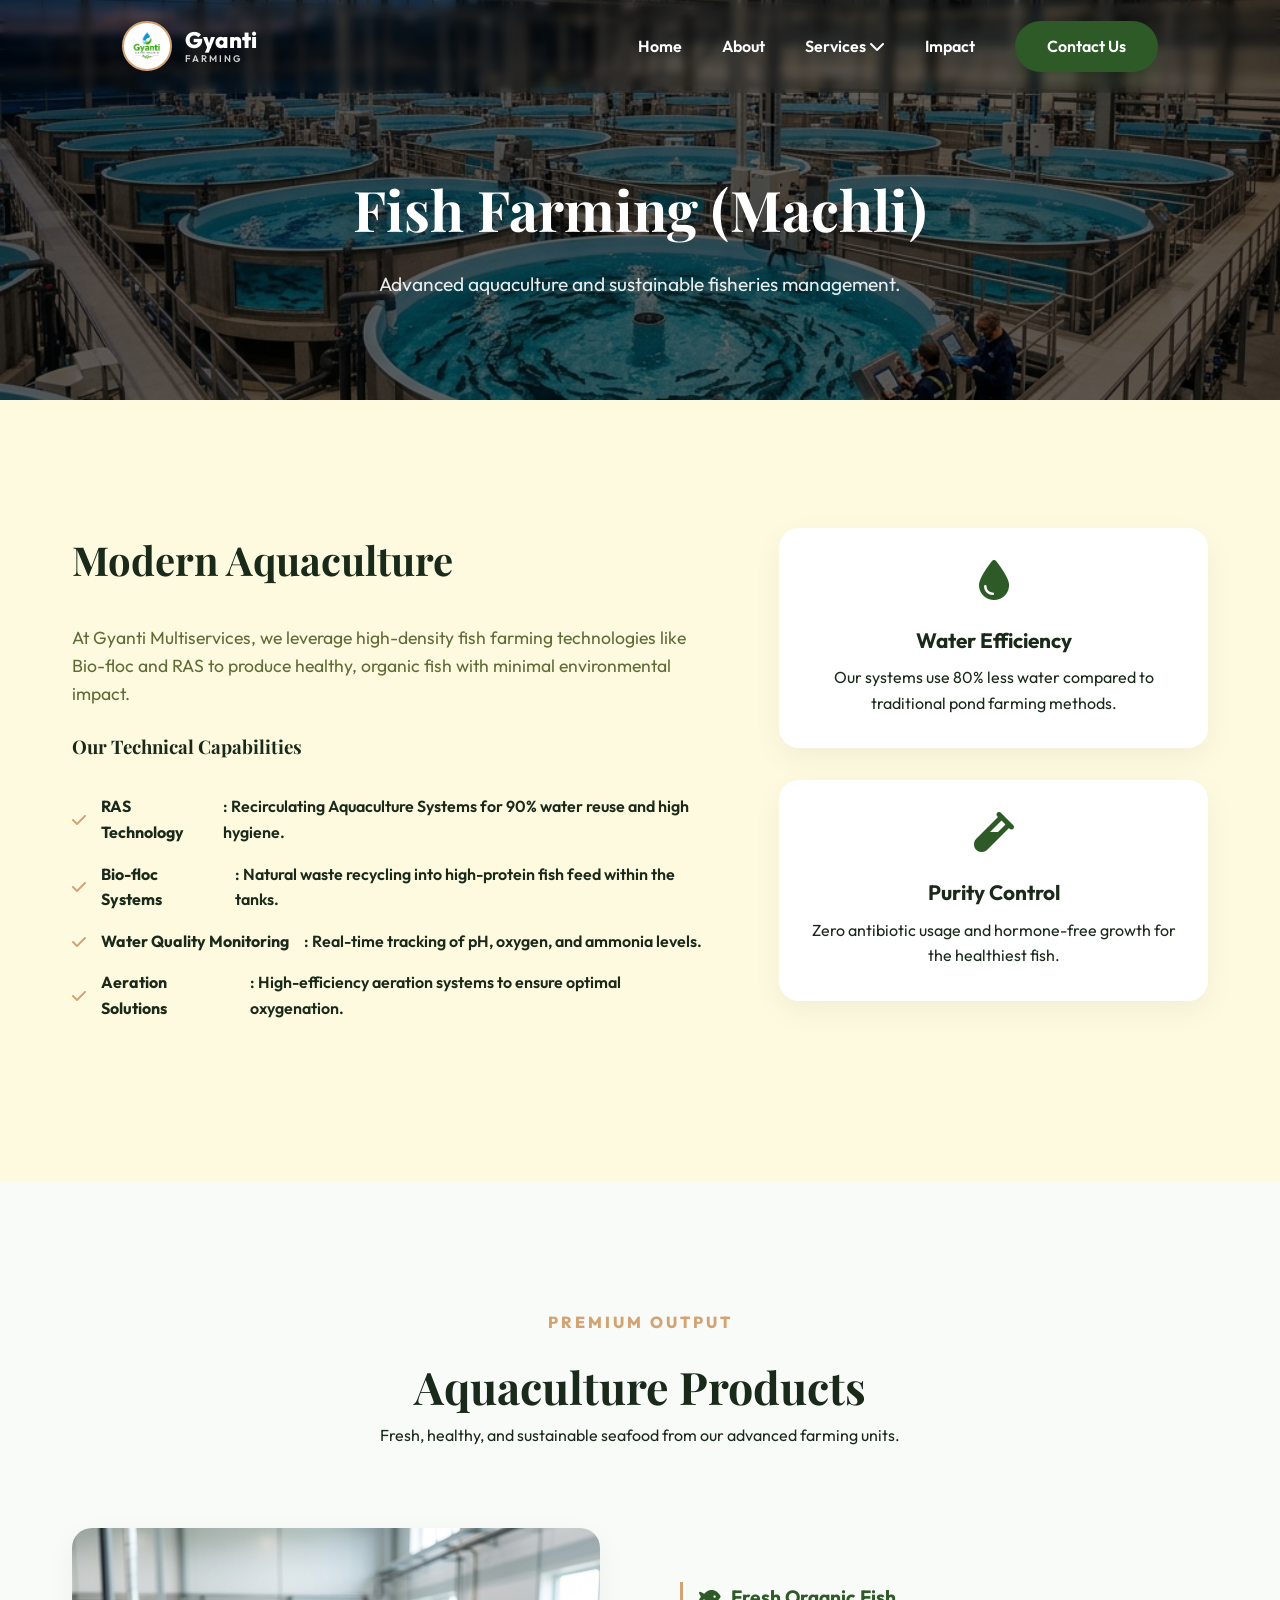
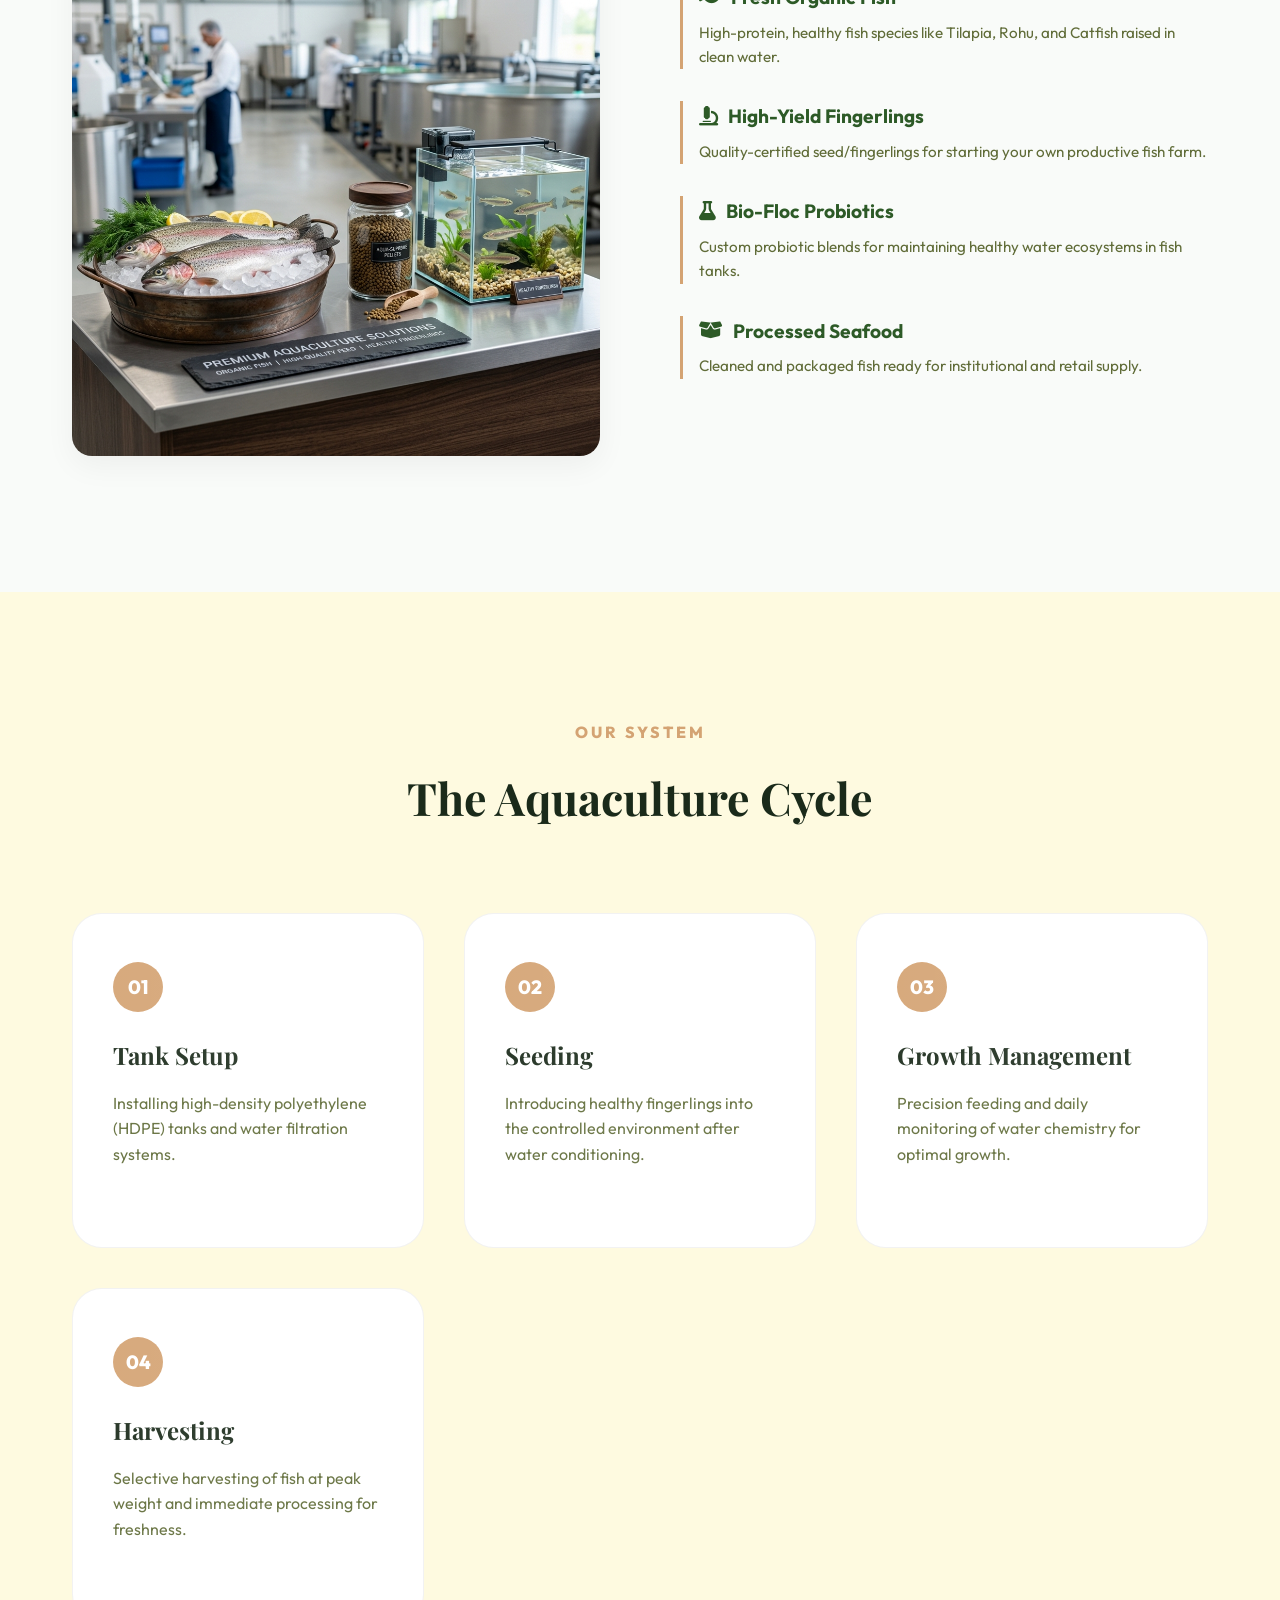
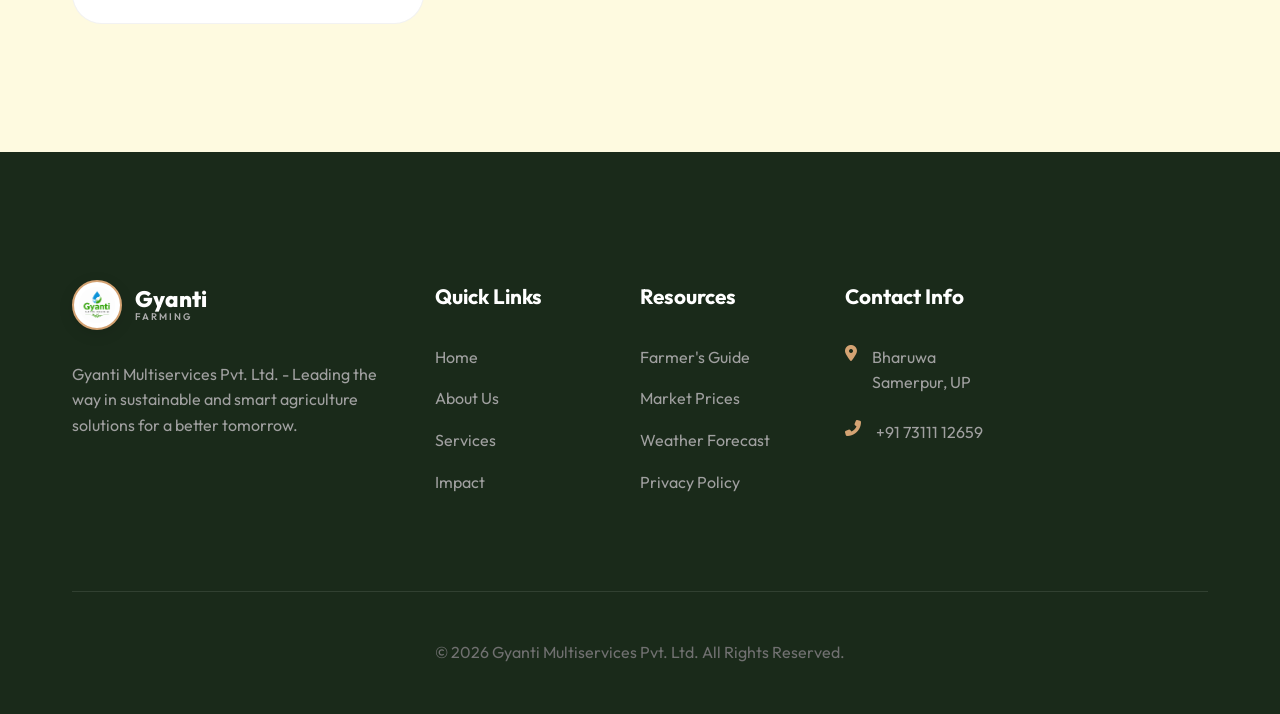
<file: fish-farming.html>
<!DOCTYPE html>
<html lang="en">

<head>
    <meta charset="UTF-8">
    <meta name="viewport" content="width=device-width, initial-scale=1.0">
    <title>Fish Farming | Gyanti Multiservices</title>
    <link rel="preconnect" href="https://fonts.googleapis.com">
    <link rel="preconnect" href="https://fonts.gstatic.com" crossorigin>
    <link
        href="https://fonts.googleapis.com/css2?family=Outfit:wght@300;400;600;800&family=Playfair+Display:wght@700&display=swap"
        rel="stylesheet">
    <link rel="stylesheet" href="style.css">
    <link rel="stylesheet" href="https://cdnjs.cloudflare.com/ajax/libs/font-awesome/6.4.0/css/all.min.css">
</head>

<body>
    <!-- Navigation -->
    <nav id="main-nav" class="scrolled">
        <div class="container">
            <a href="index.html" class="logo">
                <img src="images/gyanti_official_logo.png" alt="Gyanti Farming" class="logo-img">
                <div class="logo-text">
                    <span class="brand-name">Gyanti</span>
                    <span class="brand-tagline">Farming</span>
                </div>
            </a>
            <ul class="nav-links">
                <li><a href="index.html#home">Home</a></li>
                <li><a href="about.html">About</a></li>
                <li class="dropdown">
                    <a href="services.html">Services <i class="fas fa-chevron-down"></i></a>
                    <ul class="dropdown-menu">
                        <li><a href="cow-farming.html">Cow Farming</a></li>
                        <li><a href="goat-farming.html">Goat Farming</a></li>
                        <li><a href="poultry-farming.html">Poultry Farming</a></li>
                        <li><a href="beekeeping.html">Beekeeping</a></li>
                        <li><a href="fish-farming.html">Fish Farming</a></li>
                    </ul>
                </li>
                <li><a href="impact.html">Impact</a></li>
                <li><a href="index.html#contact" class="btn-primary">Contact Us</a></li>
            </ul>
            <div class="menu-toggle">
                <i class="fas fa-bars"></i>
            </div>
        </div>
    </nav>

    <!-- Page Header -->
    <section class="page-header"
        style="background: linear-gradient(rgba(0,0,0,0.6), rgba(0,0,0,0.6)), url('images/fish_farming_image_1775.png') center/cover;">
        <div class="container">
            <h1>Fish Farming (Machli)</h1>
            <p>Advanced aquaculture and sustainable fisheries management.</p>
        </div>
    </section>

    <!-- Content Section -->
    <section class="content-section">
        <div class="container">
            <div class="content-grid">
                <div class="main-text" data-reveal="left">
                    <h2>Modern Aquaculture</h2>
                    <p>At Gyanti Multiservices, we leverage high-density fish farming technologies like Bio-floc and RAS
                        to produce healthy, organic fish with minimal environmental impact.</p>
                    <h3>Our Technical Capabilities</h3>
                    <ul class="check-list">
                        <li><i class="fas fa-check"></i> <strong>RAS Technology</strong>: Recirculating Aquaculture
                            Systems for 90% water reuse and high hygiene.</li>
                        <li><i class="fas fa-check"></i> <strong>Bio-floc Systems</strong>: Natural waste recycling into
                            high-protein fish feed within the tanks.</li>
                        <li><i class="fas fa-check"></i> <strong>Water Quality Monitoring</strong>: Real-time tracking
                            of pH, oxygen, and ammonia levels.</li>
                        <li><i class="fas fa-check"></i> <strong>Aeration Solutions</strong>: High-efficiency aeration
                            systems to ensure optimal oxygenation.</li>
                    </ul>
                </div>
                <div class="side-info" data-reveal="right">
                    <div class="info-card">
                        <i class="fas fa-tint"></i>
                        <h4>Water Efficiency</h4>
                        <p>Our systems use 80% less water compared to traditional pond farming methods.</p>
                    </div>
                    <div class="info-card">
                        <i class="fas fa-vial"></i>
                        <h4>Purity Control</h4>
                        <p>Zero antibiotic usage and hormone-free growth for the healthiest fish.</p>
                    </div>
                </div>
            </div>
        </div>
    </section>

    <!-- Product Showcase -->
    <section class="services" style="background: #f9fbf9;">
        <div class="container">
            <div class="section-header">
                <span class="section-badge">Premium Output</span>
                <h2>Aquaculture Products</h2>
                <p>Fresh, healthy, and sustainable seafood from our advanced farming units.</p>
            </div>
            <div class="about-grid">
                <div class="about-image" data-reveal="left">
                    <img src="images/fish_products_showcase_1778762279507.png" alt="Fish Products"
                        style="width: 100%; border-radius: 20px; box-shadow: var(--shadow);">
                </div>
                <div class="about-text" data-reveal="right">
                    <div class="product-item">
                        <h4><i class="fas fa-fish"></i> Fresh Organic Fish</h4>
                        <p>High-protein, healthy fish species like Tilapia, Rohu, and Catfish raised in clean water.</p>
                    </div>
                    <div class="product-item">
                        <h4><i class="fas fa-microscope"></i> High-Yield Fingerlings</h4>
                        <p>Quality-certified seed/fingerlings for starting your own productive fish farm.</p>
                    </div>
                    <div class="product-item">
                        <h4><i class="fas fa-flask"></i> Bio-Floc Probiotics</h4>
                        <p>Custom probiotic blends for maintaining healthy water ecosystems in fish tanks.</p>
                    </div>
                    <div class="product-item">
                        <h4><i class="fas fa-box-open"></i> Processed Seafood</h4>
                        <p>Cleaned and packaged fish ready for institutional and retail supply.</p>
                    </div>
                </div>
            </div>
        </div>
    </section>

    <!-- Farming Process -->
    <section class="content-section">
        <div class="container">
            <div class="section-header">
                <span class="section-badge">Our System</span>
                <h2>The Aquaculture Cycle</h2>
            </div>
            <div class="services-grid">
                <div class="service-card" data-reveal="bottom">
                    <span class="step-num">01</span>
                    <h3>Tank Setup</h3>
                    <p>Installing high-density polyethylene (HDPE) tanks and water filtration systems.</p>
                </div>
                <div class="service-card" data-reveal="bottom" data-delay="100">
                    <span class="step-num">02</span>
                    <h3>Seeding</h3>
                    <p>Introducing healthy fingerlings into the controlled environment after water conditioning.</p>
                </div>
                <div class="service-card" data-reveal="bottom" data-delay="200">
                    <span class="step-num">03</span>
                    <h3>Growth Management</h3>
                    <p>Precision feeding and daily monitoring of water chemistry for optimal growth.</p>
                </div>
                <div class="service-card" data-reveal="bottom" data-delay="300">
                    <span class="step-num">04</span>
                    <h3>Harvesting</h3>
                    <p>Selective harvesting of fish at peak weight and immediate processing for freshness.</p>
                </div>
            </div>
        </div>
    </section>

    <!-- Footer -->
    <footer>
        <div class="container">
            <div class="footer-grid">
                <div class="footer-info">
                    <a href="index.html" class="logo" style="margin-bottom: 2rem;">
                        <img src="images/gyanti_official_logo.png" alt="Gyanti Farming" class="logo-img">
                        <div class="logo-text">
                            <span class="brand-name" style="color: white;">Gyanti</span>
                            <span class="brand-tagline" style="color: #aaa;">Farming</span>
                        </div>
                    </a>
                    <p>Gyanti Multiservices Pvt. Ltd. - Leading the way in sustainable and smart agriculture solutions
                        for a better tomorrow.</p>
                </div>
                <div class="footer-links">
                    <h4>Quick Links</h4>
                    <ul>
                        <li><a href="index.html">Home</a></li>
                        <li><a href="about.html">About Us</a></li>
                        <li><a href="services.html">Services</a></li>
                        <li><a href="impact.html">Impact</a></li>
                    </ul>
                </div>
                <div class="footer-links">
                    <h4>Resources</h4>
                    <ul>
                        <li><a href="farmers-guide.html">Farmer's Guide</a></li>
                        <li><a href="market-prices.html">Market Prices</a></li>
                        <li><a href="weather-forecast.html">Weather Forecast</a></li>
                        <li><a href="privacy-policy.html">Privacy Policy</a></li>
                    </ul>
                </div>
                <div class="footer-contact">
                    <h4>Contact Info</h4>
                    <ul>
                        <li><i class="fas fa-map-marker-alt"></i> Bharuwa Samerpur, UP</li>
                        <li><i class="fas fa-phone-alt"></i> +91 73111 12659</li>
                    </ul>
                </div>
            </div>
            <div class="footer-bottom">
                <p>&copy; 2026 Gyanti Multiservices Pvt. Ltd. All Rights Reserved.</p>
            </div>
        </div>
    </footer>

    <script src="script.js"></script>
</body>

</html>
</file>
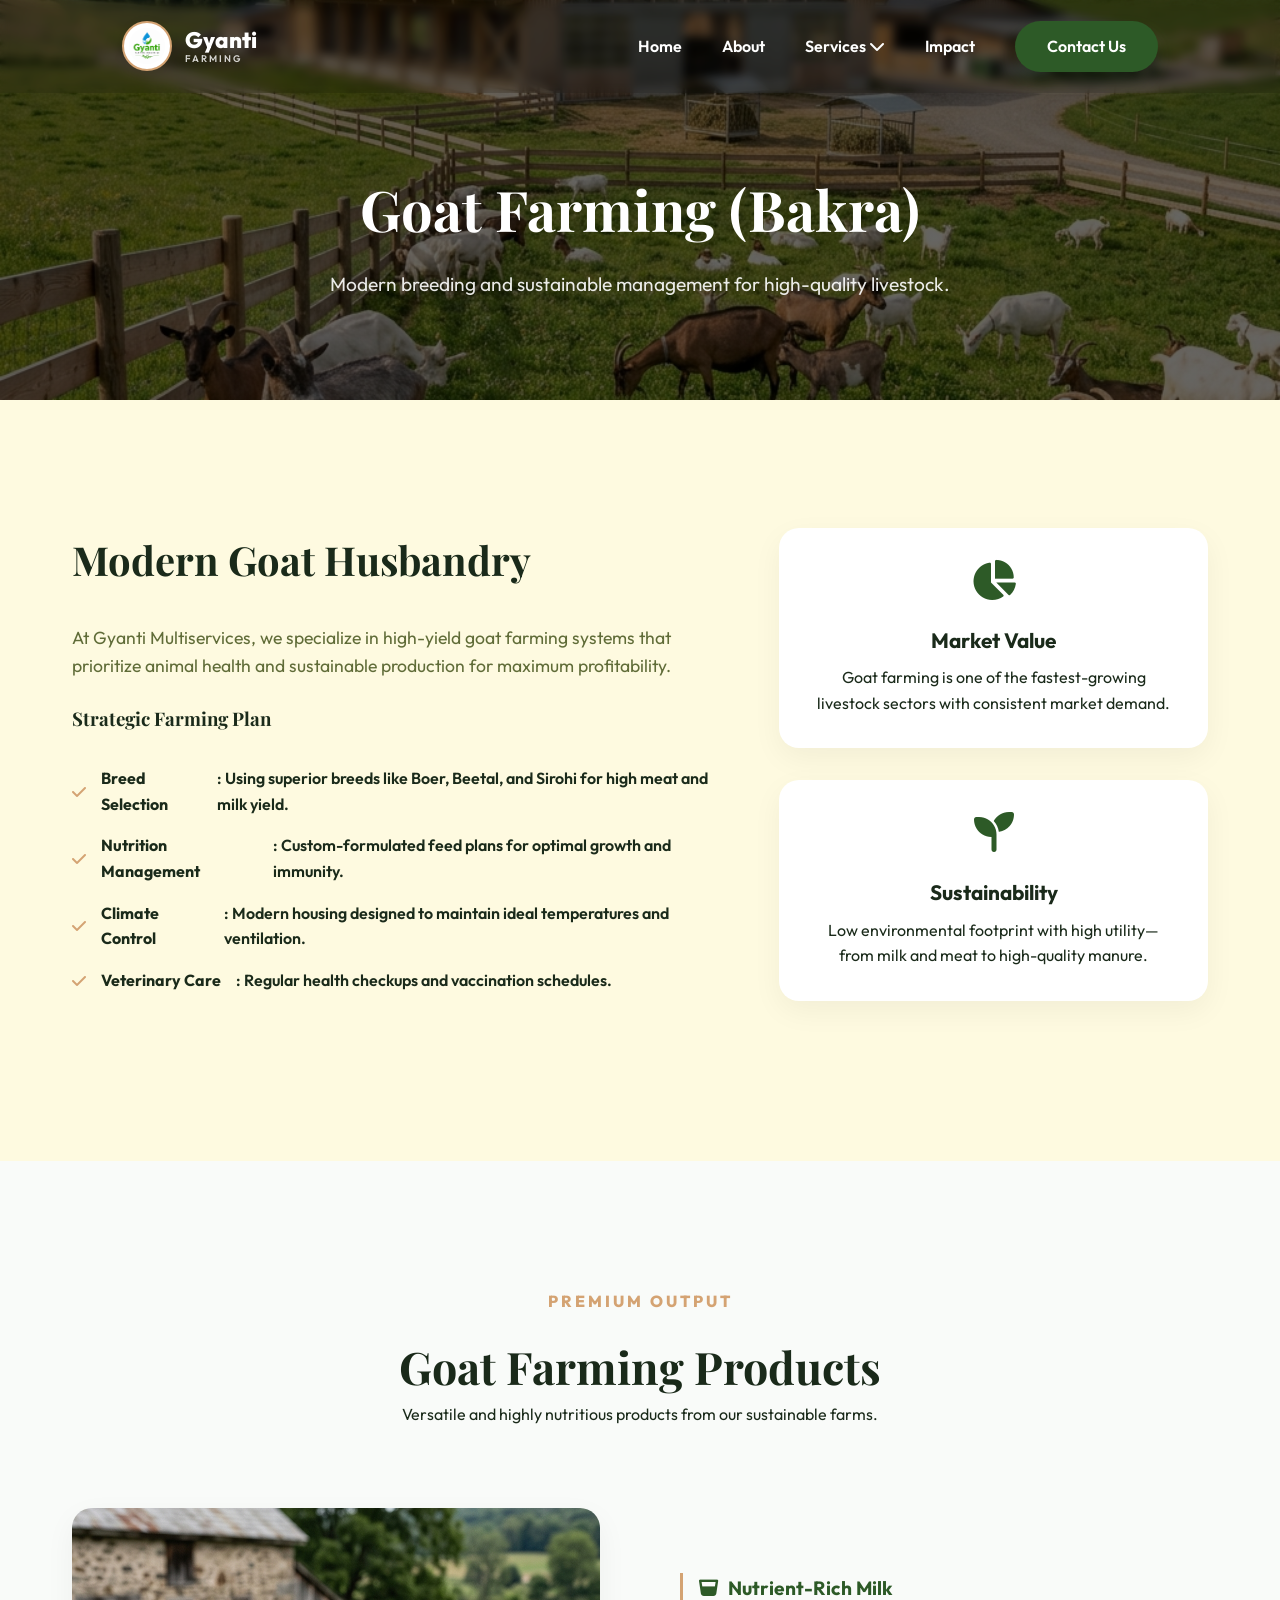
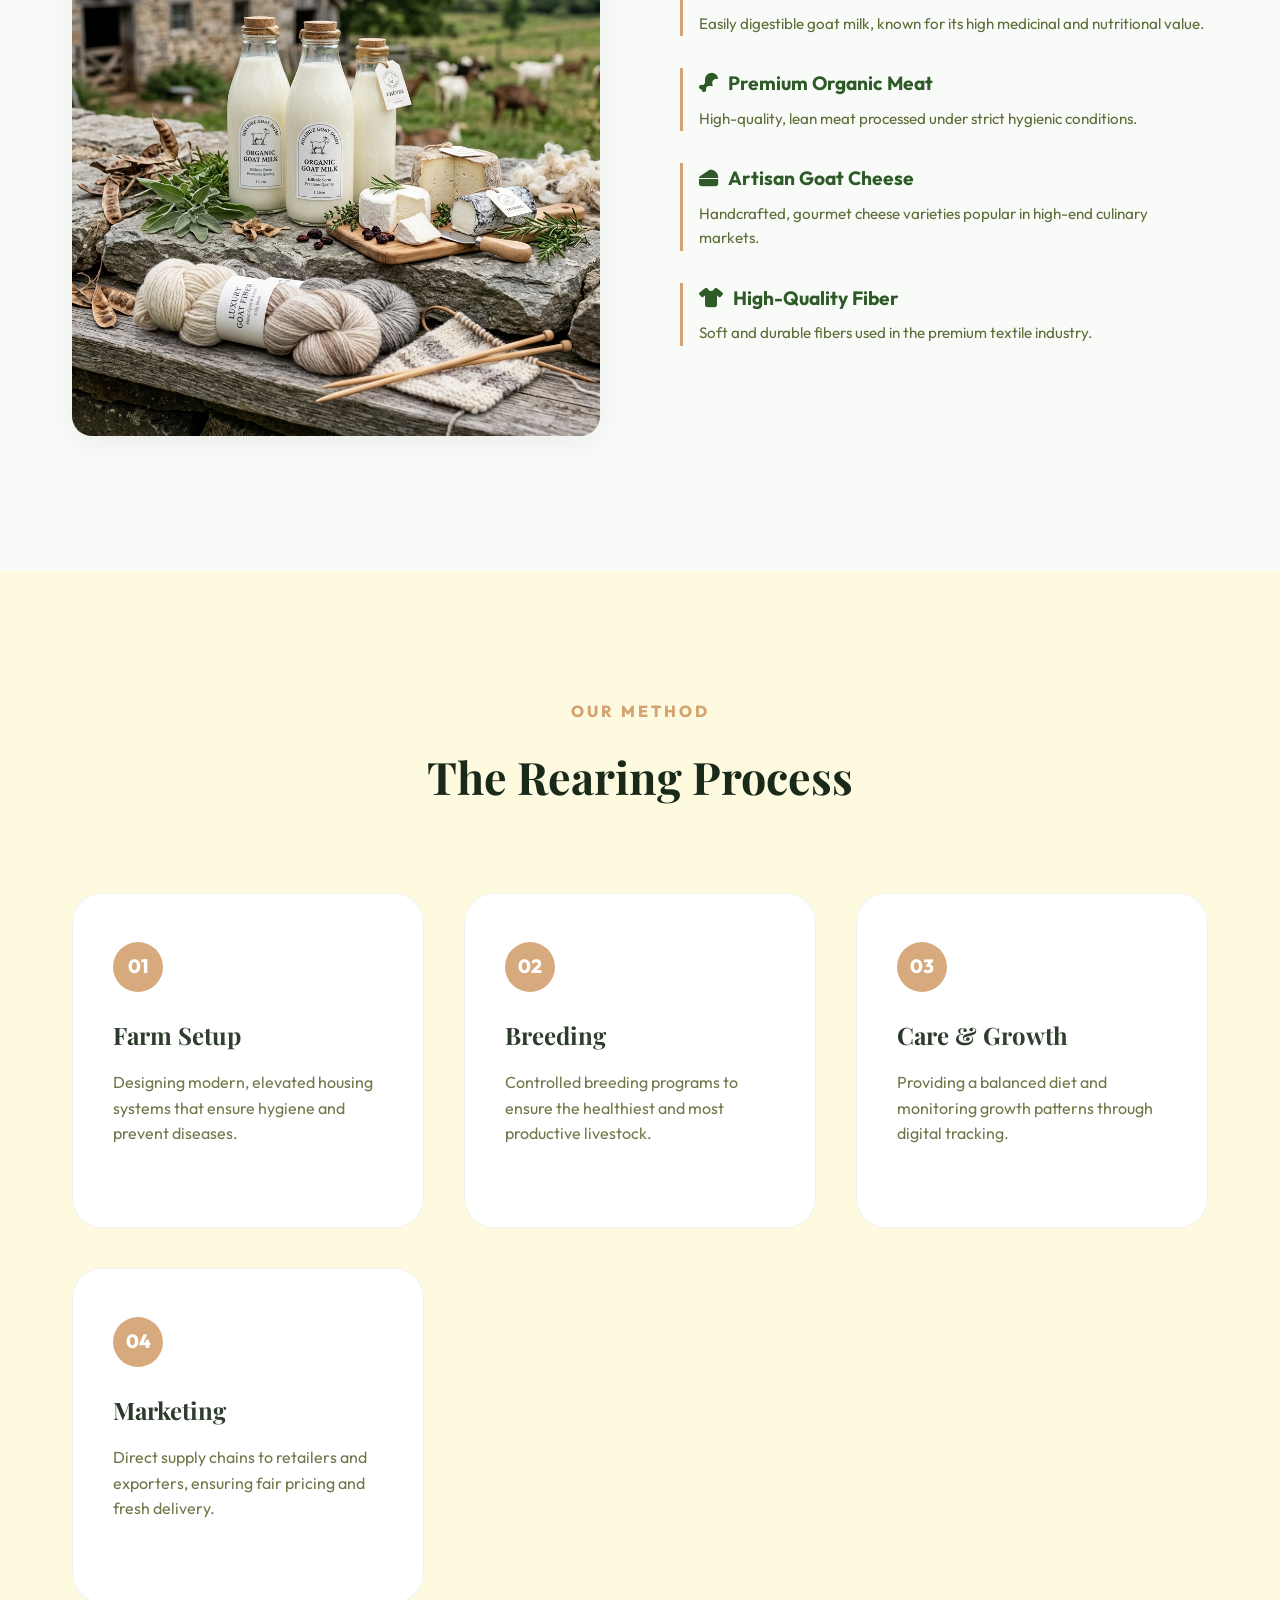
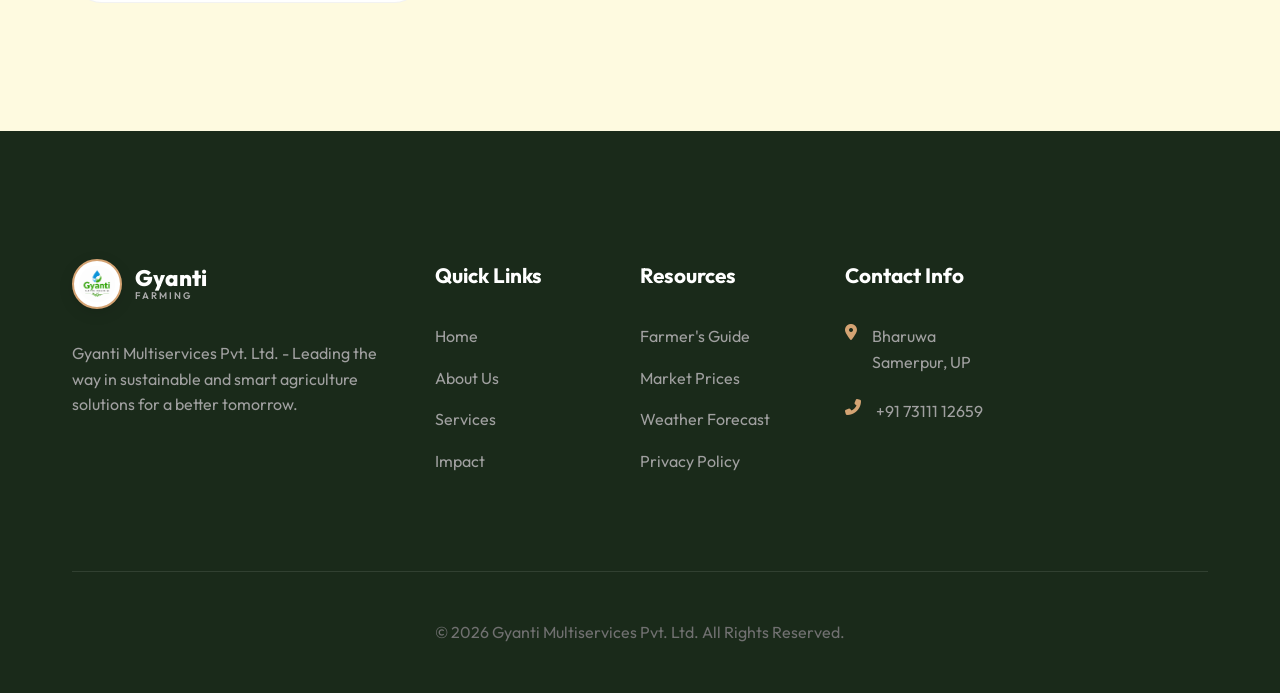
<file: goat-farming.html>
<!DOCTYPE html>
<html lang="en">

<head>
    <meta charset="UTF-8">
    <meta name="viewport" content="width=device-width, initial-scale=1.0">
    <title>Goat Farming | Gyanti Multiservices</title>
    <link rel="preconnect" href="https://fonts.googleapis.com">
    <link rel="preconnect" href="https://fonts.gstatic.com" crossorigin>
    <link
        href="https://fonts.googleapis.com/css2?family=Outfit:wght@300;400;600;800&family=Playfair+Display:wght@700&display=swap"
        rel="stylesheet">
    <link rel="stylesheet" href="style.css">
    <link rel="stylesheet" href="https://cdnjs.cloudflare.com/ajax/libs/font-awesome/6.4.0/css/all.min.css">
</head>

<body>
    <!-- Navigation -->
    <nav id="main-nav" class="scrolled">
        <div class="container">
            <a href="index.html" class="logo">
                <img src="images/gyanti_official_logo.png" alt="Gyanti Farming" class="logo-img">
                <div class="logo-text">
                    <span class="brand-name">Gyanti</span>
                    <span class="brand-tagline">Farming</span>
                </div>
            </a>
            <ul class="nav-links">
                <li><a href="index.html#home">Home</a></li>
                <li><a href="about.html">About</a></li>
                <li class="dropdown">
                    <a href="services.html">Services <i class="fas fa-chevron-down"></i></a>
                    <ul class="dropdown-menu">
                        <li><a href="cow-farming.html">Cow Farming</a></li>
                        <li><a href="goat-farming.html">Goat Farming</a></li>
                        <li><a href="poultry-farming.html">Poultry Farming</a></li>
                        <li><a href="beekeeping.html">Beekeeping</a></li>
                        <li><a href="fish-farming.html">Fish Farming</a></li>
                    </ul>
                </li>
                <li><a href="impact.html">Impact</a></li>
                <li><a href="index.html#contact" class="btn-primary">Contact Us</a></li>
            </ul>
            <div class="menu-toggle">
                <i class="fas fa-bars"></i>
            </div>
        </div>
    </nav>

    <!-- Page Header -->
    <section class="page-header"
        style="background: linear-gradient(rgba(0,0,0,0.6), rgba(0,0,0,0.6)), url('images/goat.png') center/cover;">
        <div class="container">
            <h1>Goat Farming (Bakra)</h1>
            <p>Modern breeding and sustainable management for high-quality livestock.</p>
        </div>
    </section>

    <!-- Content Section -->
    <section class="content-section">
        <div class="container">
            <div class="content-grid">
                <div class="main-text" data-reveal="left">
                    <h2>Modern Goat Husbandry</h2>
                    <p>At Gyanti Multiservices, we specialize in high-yield goat farming systems that prioritize animal
                        health and sustainable production for maximum profitability.</p>
                    <h3>Strategic Farming Plan</h3>
                    <ul class="check-list">
                        <li><i class="fas fa-check"></i> <strong>Breed Selection</strong>: Using superior breeds like
                            Boer, Beetal, and Sirohi for high meat and milk yield.</li>
                        <li><i class="fas fa-check"></i> <strong>Nutrition Management</strong>: Custom-formulated feed
                            plans for optimal growth and immunity.</li>
                        <li><i class="fas fa-check"></i> <strong>Climate Control</strong>: Modern housing designed to
                            maintain ideal temperatures and ventilation.</li>
                        <li><i class="fas fa-check"></i> <strong>Veterinary Care</strong>: Regular health checkups and
                            vaccination schedules.</li>
                    </ul>
                </div>
                <div class="side-info" data-reveal="right">
                    <div class="info-card">
                        <i class="fas fa-chart-pie"></i>
                        <h4>Market Value</h4>
                        <p>Goat farming is one of the fastest-growing livestock sectors with consistent market demand.
                        </p>
                    </div>
                    <div class="info-card">
                        <i class="fas fa-seedling"></i>
                        <h4>Sustainability</h4>
                        <p>Low environmental footprint with high utility—from milk and meat to high-quality manure.</p>
                    </div>
                </div>
            </div>
        </div>
    </section>

    <!-- Product Showcase -->
    <section class="services" style="background: #f9fbf9;">
        <div class="container">
            <div class="section-header">
                <span class="section-badge">Premium Output</span>
                <h2>Goat Farming Products</h2>
                <p>Versatile and highly nutritious products from our sustainable farms.</p>
            </div>
            <div class="about-grid">
                <div class="about-image" data-reveal="left">
                    <img src="images/goat_products_showcase_1778762138204.png" alt="Goat Products"
                        style="width: 100%; border-radius: 20px; box-shadow: var(--shadow);">
                </div>
                <div class="about-text" data-reveal="right">
                    <div class="product-item">
                        <h4><i class="fas fa-glass-whiskey"></i> Nutrient-Rich Milk</h4>
                        <p>Easily digestible goat milk, known for its high medicinal and nutritional value.</p>
                    </div>
                    <div class="product-item">
                        <h4><i class="fas fa-drumstick-bite"></i> Premium Organic Meat</h4>
                        <p>High-quality, lean meat processed under strict hygienic conditions.</p>
                    </div>
                    <div class="product-item">
                        <h4><i class="fas fa-cheese"></i> Artisan Goat Cheese</h4>
                        <p>Handcrafted, gourmet cheese varieties popular in high-end culinary markets.</p>
                    </div>
                    <div class="product-item">
                        <h4><i class="fas fa-tshirt"></i> High-Quality Fiber</h4>
                        <p>Soft and durable fibers used in the premium textile industry.</p>
                    </div>
                </div>
            </div>
        </div>
    </section>

    <!-- Farming Process -->
    <section class="content-section">
        <div class="container">
            <div class="section-header">
                <span class="section-badge">Our Method</span>
                <h2>The Rearing Process</h2>
            </div>
            <div class="services-grid">
                <div class="service-card" data-reveal="bottom">
                    <span class="step-num">01</span>
                    <h3>Farm Setup</h3>
                    <p>Designing modern, elevated housing systems that ensure hygiene and prevent diseases.</p>
                </div>
                <div class="service-card" data-reveal="bottom" data-delay="100">
                    <span class="step-num">02</span>
                    <h3>Breeding</h3>
                    <p>Controlled breeding programs to ensure the healthiest and most productive livestock.</p>
                </div>
                <div class="service-card" data-reveal="bottom" data-delay="200">
                    <span class="step-num">03</span>
                    <h3>Care & Growth</h3>
                    <p>Providing a balanced diet and monitoring growth patterns through digital tracking.</p>
                </div>
                <div class="service-card" data-reveal="bottom" data-delay="300">
                    <span class="step-num">04</span>
                    <h3>Marketing</h3>
                    <p>Direct supply chains to retailers and exporters, ensuring fair pricing and fresh delivery.</p>
                </div>
            </div>
        </div>
    </section>

    <!-- Footer -->
    <footer>
        <div class="container">
            <div class="footer-grid">
                <div class="footer-info">
                    <a href="index.html" class="logo" style="margin-bottom: 2rem;">
                        <img src="images/gyanti_official_logo.png" alt="Gyanti Farming" class="logo-img">
                        <div class="logo-text">
                            <span class="brand-name" style="color: white;">Gyanti</span>
                            <span class="brand-tagline" style="color: #aaa;">Farming</span>
                        </div>
                    </a>
                    <p>Gyanti Multiservices Pvt. Ltd. - Leading the way in sustainable and smart agriculture solutions
                        for a better tomorrow.</p>
                </div>
                <div class="footer-links">
                    <h4>Quick Links</h4>
                    <ul>
                        <li><a href="index.html">Home</a></li>
                        <li><a href="about.html">About Us</a></li>
                        <li><a href="services.html">Services</a></li>
                        <li><a href="impact.html">Impact</a></li>
                    </ul>
                </div>
                <div class="footer-links">
                    <h4>Resources</h4>
                    <ul>
                        <li><a href="farmers-guide.html">Farmer's Guide</a></li>
                        <li><a href="market-prices.html">Market Prices</a></li>
                        <li><a href="weather-forecast.html">Weather Forecast</a></li>
                        <li><a href="privacy-policy.html">Privacy Policy</a></li>
                    </ul>
                </div>
                <div class="footer-contact">
                    <h4>Contact Info</h4>
                    <ul>
                        <li><i class="fas fa-map-marker-alt"></i> Bharuwa Samerpur, UP</li>
                        <li><i class="fas fa-phone-alt"></i> +91 73111 12659</li>
                    </ul>
                </div>
            </div>
            <div class="footer-bottom">
                <p>&copy; 2026 Gyanti Multiservices Pvt. Ltd. All Rights Reserved.</p>
            </div>
        </div>
    </footer>

    <script src="script.js"></script>
</body>

</html>
</file>
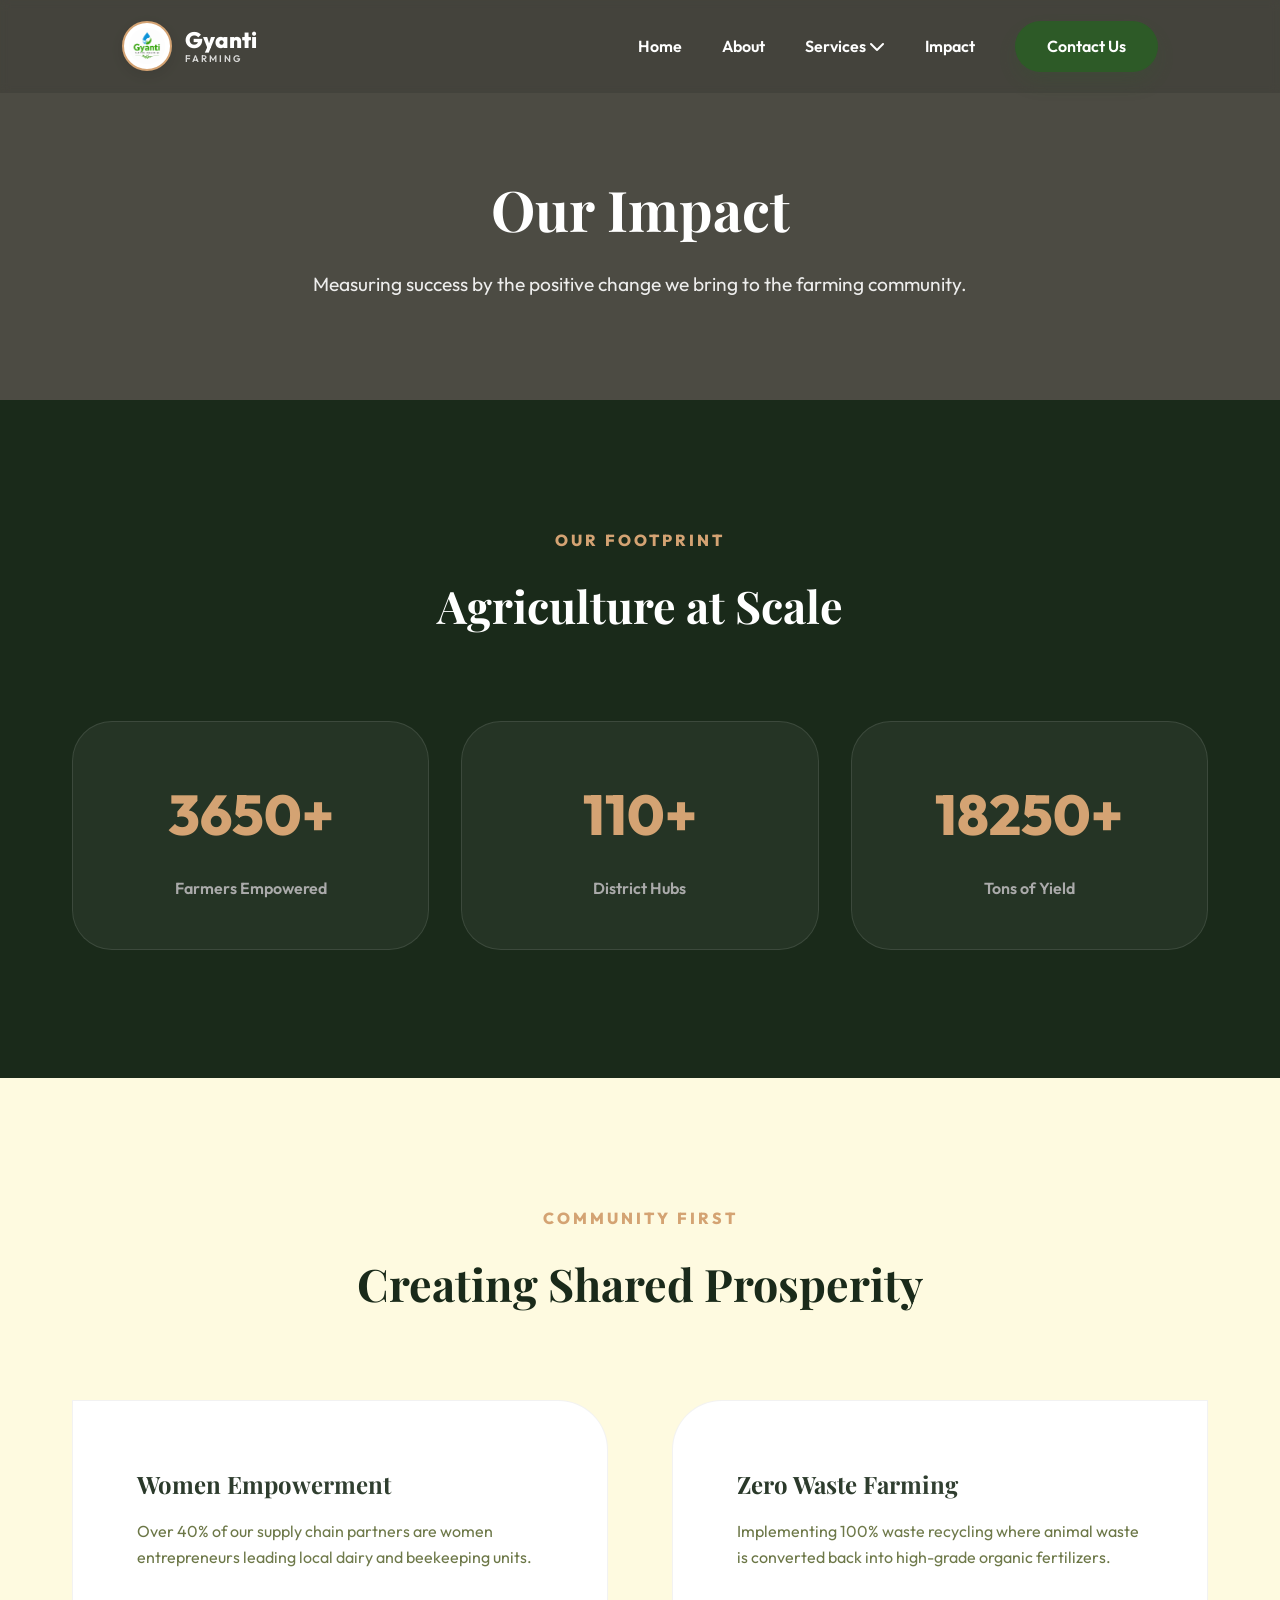
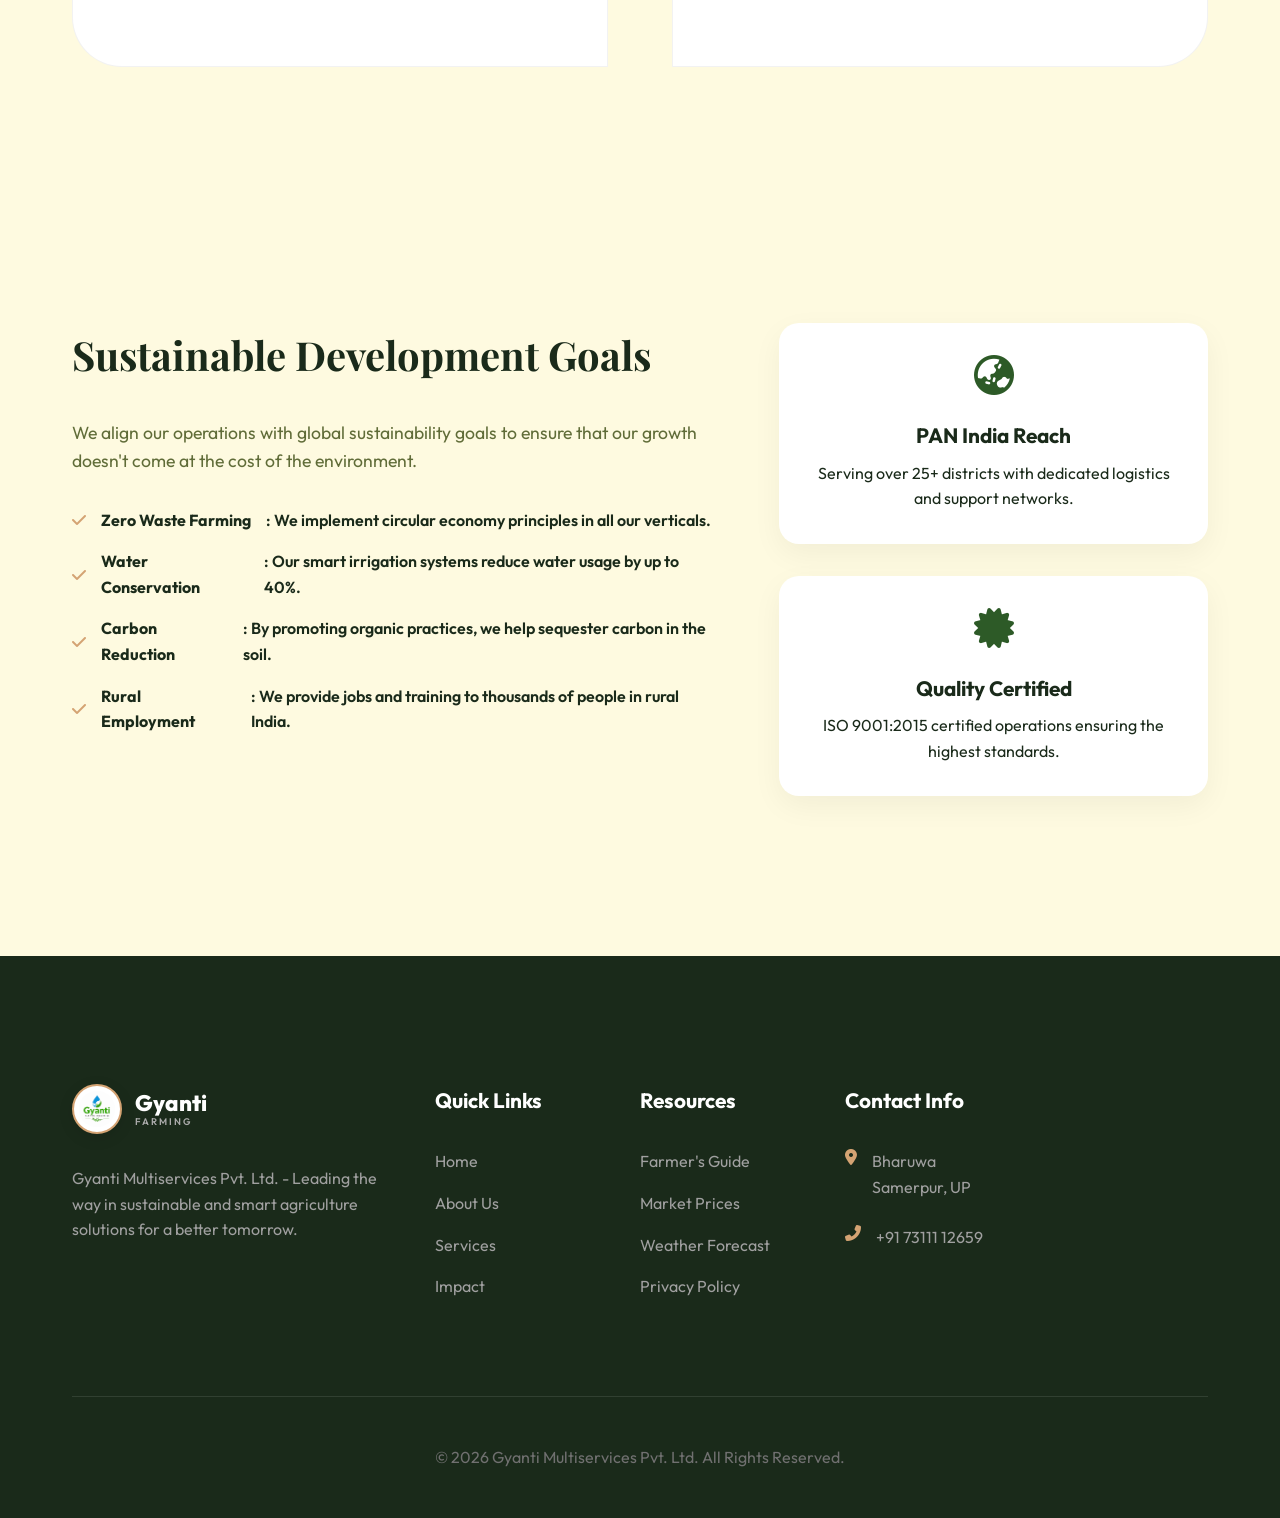
<file: impact.html>
<!DOCTYPE html>
<html lang="en">

<head>
    <meta charset="UTF-8">
    <meta name="viewport" content="width=device-width, initial-scale=1.0">
    <title>Our Impact | Gyanti Multiservices</title>
    <link rel="preconnect" href="https://fonts.googleapis.com">
    <link rel="preconnect" href="https://fonts.gstatic.com" crossorigin>
    <link
        href="https://fonts.googleapis.com/css2?family=Outfit:wght@300;400;600;800&family=Playfair+Display:wght@700&display=swap"
        rel="stylesheet">
    <link rel="stylesheet" href="style.css">
    <link rel="stylesheet" href="https://cdnjs.cloudflare.com/ajax/libs/font-awesome/6.4.0/css/all.min.css">
</head>

<body>
    <!-- Navigation -->
    <nav id="main-nav" class="scrolled">
        <div class="container">
            <a href="index.html" class="logo">
                <img src="images/gyanti_official_logo.png" alt="Gyanti Farming" class="logo-img">
                <div class="logo-text">
                    <span class="brand-name">Gyanti</span>
                    <span class="brand-tagline">Farming</span>
                </div>
            </a>
            <ul class="nav-links">
                <li><a href="index.html#home">Home</a></li>
                <li><a href="about.html">About</a></li>
                <li class="dropdown">
                    <a href="services.html">Services <i class="fas fa-chevron-down"></i></a>
                    <ul class="dropdown-menu">
                        <li><a href="cow-farming.html">Cow Farming</a></li>
                        <li><a href="goat-farming.html">Goat Farming</a></li>
                        <li><a href="poultry-farming.html">Poultry Farming</a></li>
                        <li><a href="beekeeping.html">Beekeeping</a></li>
                        <li><a href="fish-farming.html">Fish Farming</a></li>
                    </ul>
                </li>
                <li><a href="impact.html">Impact</a></li>
                <li><a href="index.html#contact" class="btn-primary">Contact Us</a></li>
            </ul>
            <div class="menu-toggle">
                <i class="fas fa-bars"></i>
            </div>
        </div>
    </nav>

    <!-- Page Header -->
    <section class="page-header"
        style="background: linear-gradient(rgba(0,0,0,0.7), rgba(0,0,0,0.7)), url('file:///C:/Users/new/.gemini/antigravity/brain/af3a04c6-f444-45d9-a9dc-b20905e22ddb/farming_hero_image_1778760478639.png') center/cover;">
        <div class="container">
            <h1>Our Impact</h1>
            <p>Measuring success by the positive change we bring to the farming community.</p>
        </div>
    </section>

    <!-- Footprint Section -->
    <section class="content-section footprint-section">
        <div class="container">
            <div class="section-header align-center">
                <span class="section-badge secondary">Our Footprint</span>
                <h2 class="text-white">Agriculture at Scale</h2>
            </div>
            <div class="stats-grid impact-stats">
                <div class="stat-card" data-reveal="bottom">
                    <div class="counter" data-target="5000">0</div>
                    <p>Farmers Empowered</p>
                </div>
                <div class="stat-card" data-reveal="bottom" data-delay="100">
                    <div class="counter" data-target="150">0</div>
                    <p>District Hubs</p>
                </div>
                <div class="stat-card" data-reveal="bottom" data-delay="200">
                    <div class="counter" data-target="25000">0</div>
                    <p>Tons of Yield</p>
                </div>
            </div>
        </div>
    </section>

    <!-- Social Impact -->
    <section class="services bg-light">
        <div class="container">
            <div class="section-header">
                <span class="section-badge">Community First</span>
                <h2>Creating Shared Prosperity</h2>
            </div>
            <div class="about-grid impact-grid">
                <div class="service-card impact-card left">
                    <h3>Women Empowerment</h3>
                    <p>Over 40% of our supply chain partners are women entrepreneurs leading local dairy and beekeeping
                        units.</p>
                </div>
                <div class="service-card impact-card right">
                    <h3>Zero Waste Farming</h3>
                    <p>Implementing 100% waste recycling where animal waste is converted back into high-grade organic
                        fertilizers.</p>
                </div>
            </div>
        </div>
    </section>

    <!-- Impact Details -->
    <section class="content-section">
        <div class="container">
            <div class="content-grid">
                <div class="main-text" data-reveal="left">
                    <h2>Sustainable Development Goals</h2>
                    <p>We align our operations with global sustainability goals to ensure that our growth doesn't come
                        at the cost of the environment.</p>
                    <div class="check-list">
                        <li><i class="fas fa-check"></i> <strong>Zero Waste Farming</strong>: We implement circular
                            economy principles in all our verticals.</li>
                        <li><i class="fas fa-check"></i> <strong>Water Conservation</strong>: Our smart irrigation
                            systems reduce water usage by up to 40%.</li>
                        <li><i class="fas fa-check"></i> <strong>Carbon Reduction</strong>: By promoting organic
                            practices, we help sequester carbon in the soil.</li>
                        <li><i class="fas fa-check"></i> <strong>Rural Employment</strong>: We provide jobs and training
                            to thousands of people in rural India.</li>
                    </div>
                </div>
                <div class="sidebar">
                    <div class="info-card" data-reveal="right">
                        <i class="fas fa-globe-asia"></i>
                        <h4>PAN India Reach</h4>
                        <p>Serving over 25+ districts with dedicated logistics and support networks.</p>
                    </div>
                    <div class="info-card" data-reveal="right" data-delay="100">
                        <i class="fas fa-certificate"></i>
                        <h4>Quality Certified</h4>
                        <p>ISO 9001:2015 certified operations ensuring the highest standards.</p>
                    </div>
                </div>
            </div>
        </div>
    </section>

    <!-- Footer -->
    <footer>
        <div class="container">
            <div class="footer-grid">
                <div class="footer-info">
                    <a href="index.html" class="logo" style="margin-bottom: 2rem;">
                        <img src="images/gyanti_official_logo.png" alt="Gyanti Farming" class="logo-img">
                        <div class="logo-text">
                            <span class="brand-name" style="color: white;">Gyanti</span>
                            <span class="brand-tagline" style="color: #aaa;">Farming</span>
                        </div>
                    </a>
                    <p>Gyanti Multiservices Pvt. Ltd. - Leading the way in sustainable and smart agriculture solutions
                        for a better tomorrow.</p>
                </div>
                <div class="footer-links">
                    <h4>Quick Links</h4>
                    <ul>
                        <li><a href="index.html">Home</a></li>
                        <li><a href="about.html">About Us</a></li>
                        <li><a href="services.html">Services</a></li>
                        <li><a href="impact.html">Impact</a></li>
                    </ul>
                </div>
                <div class="footer-links">
                    <h4>Resources</h4>
                    <ul>
                        <li><a href="farmers-guide.html">Farmer's Guide</a></li>
                        <li><a href="market-prices.html">Market Prices</a></li>
                        <li><a href="weather-forecast.html">Weather Forecast</a></li>
                        <li><a href="privacy-policy.html">Privacy Policy</a></li>
                    </ul>
                </div>
                <div class="footer-contact">
                    <h4>Contact Info</h4>
                    <ul>
                        <li><i class="fas fa-map-marker-alt"></i> Bharuwa Samerpur, UP</li>
                        <li><i class="fas fa-phone-alt"></i> +91 73111 12659</li>
                    </ul>
                </div>
            </div>
            <div class="footer-bottom">
                <p>&copy; 2026 Gyanti Multiservices Pvt. Ltd. All Rights Reserved.</p>
            </div>
        </div>
    </footer>

    <script src="script.js"></script>
</body>

</html>
</file>
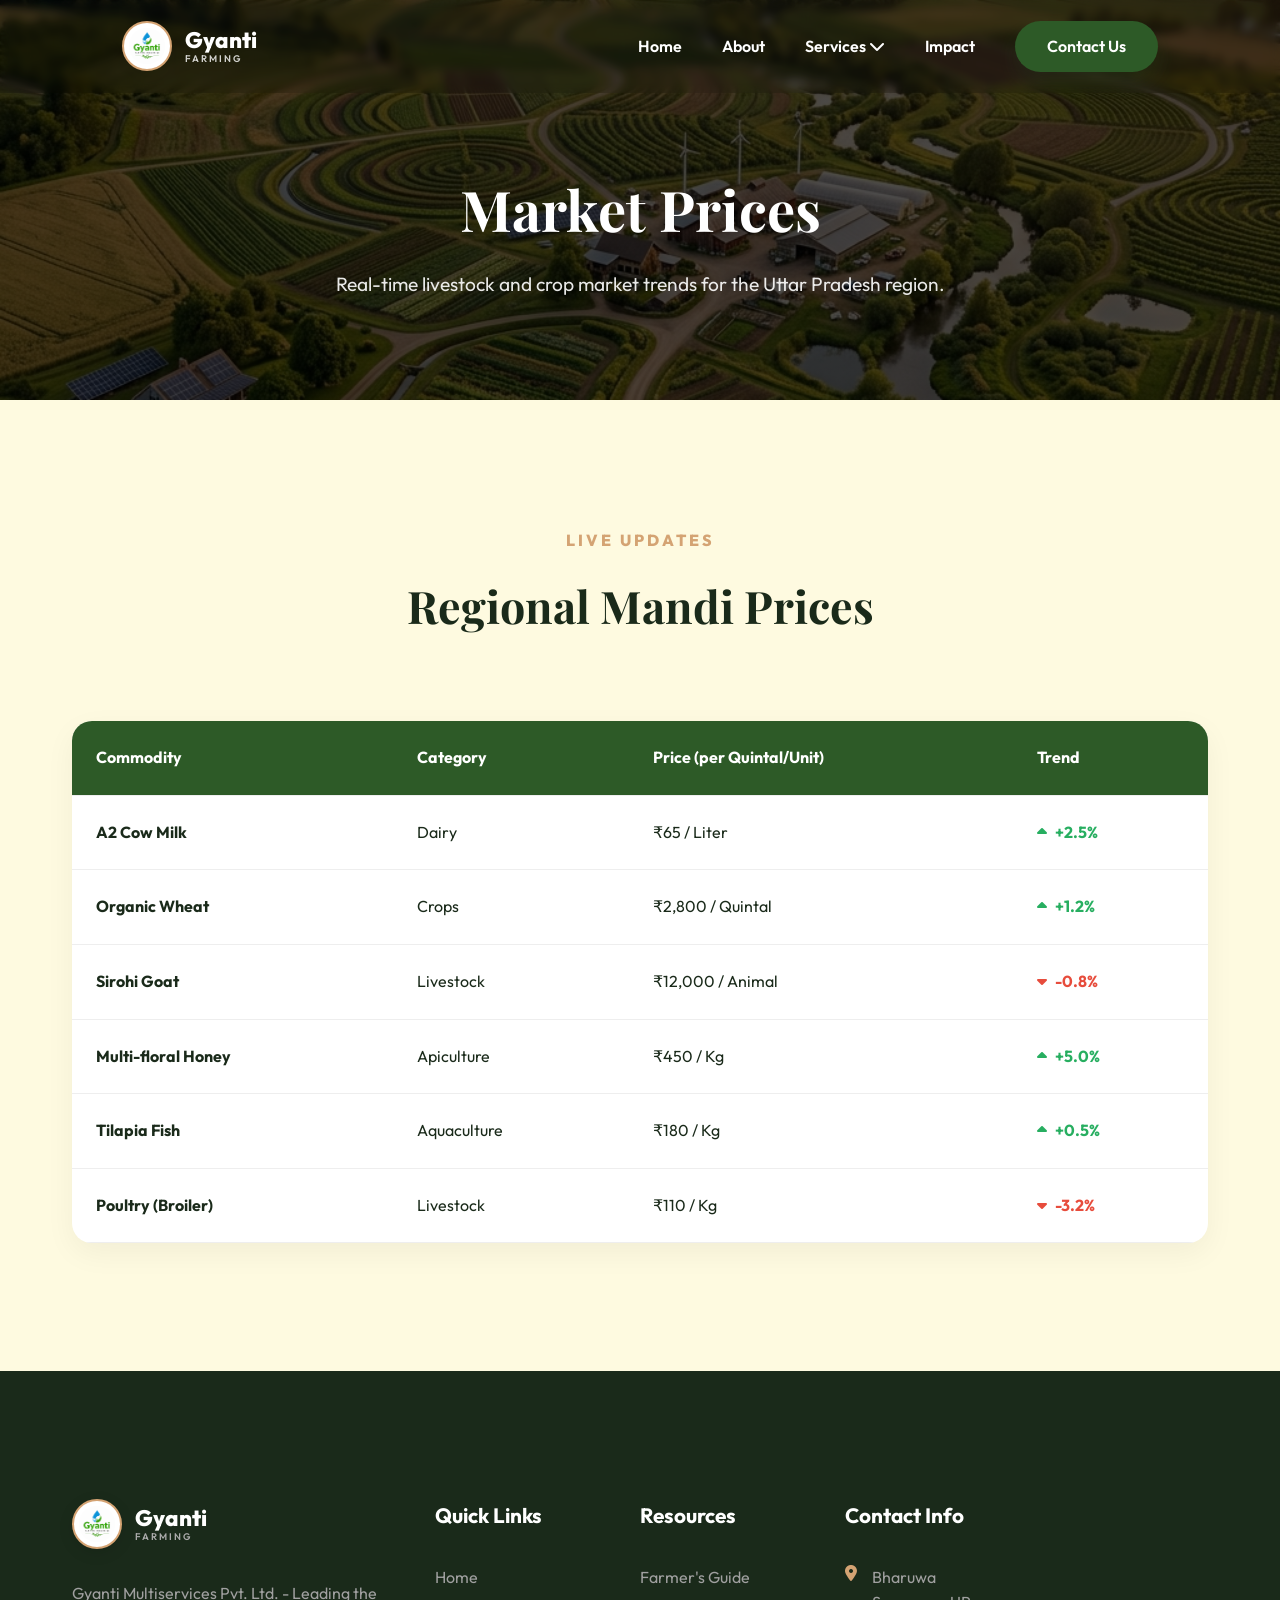
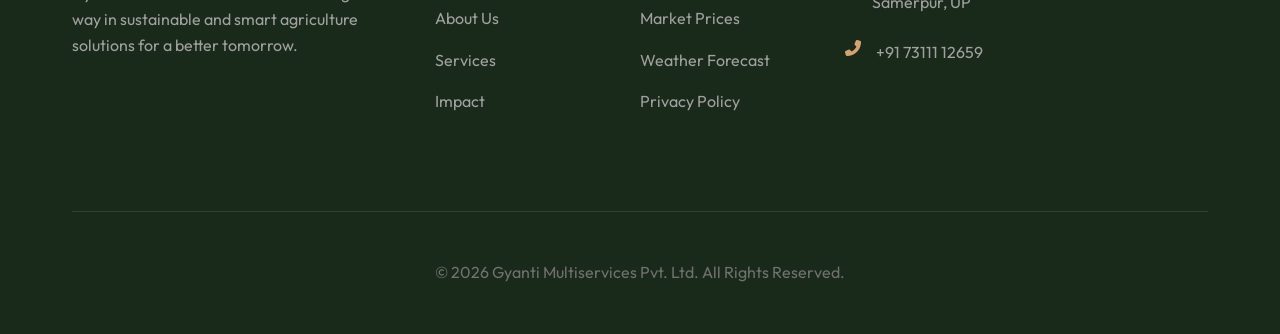
<file: market-prices.html>
<!DOCTYPE html>
<html lang="en">

<head>
    <meta charset="UTF-8">
    <meta name="viewport" content="width=device-width, initial-scale=1.0">
    <title>Market Prices | Gyanti Multiservices</title>
    <link rel="preconnect" href="https://fonts.googleapis.com">
    <link rel="preconnect" href="https://fonts.gstatic.com" crossorigin>
    <link
        href="https://fonts.googleapis.com/css2?family=Outfit:wght@300;400;600;800&family=Playfair+Display:wght@700&display=swap"
        rel="stylesheet">
    <link rel="stylesheet" href="style.css">
    <link rel="stylesheet" href="https://cdnjs.cloudflare.com/ajax/libs/font-awesome/6.4.0/css/all.min.css">
    <style>
        .price-table {
            width: 100%;
            border-collapse: collapse;
            background: white;
            border-radius: 20px;
            overflow: hidden;
            box-shadow: var(--shadow);
            margin-top: 2rem;
        }

        .price-table th,
        .price-table td {
            padding: 1.5rem;
            text-align: left;
            border-bottom: 1px solid #eee;
        }

        .price-table th {
            background: var(--primary);
            color: white;
            font-weight: 700;
        }

        .price-up {
            color: #27ae60;
            font-weight: 700;
        }

        .price-down {
            color: #e74c3c;
            font-weight: 700;
        }

        .trend-icon {
            margin-right: 5px;
        }
    </style>
</head>

<body>
    <!-- Navigation -->
    <nav id="main-nav" class="scrolled">
        <div class="container">
            <a href="index.html" class="logo">
                <img src="images/gyanti_official_logo.png" alt="Gyanti Farming" class="logo-img">
                <div class="logo-text">
                    <span class="brand-name">Gyanti</span>
                    <span class="brand-tagline">Farming</span>
                </div>
            </a>
            <ul class="nav-links">
                <li><a href="index.html#home">Home</a></li>
                <li><a href="about.html">About</a></li>
                <li class="dropdown">
                    <a href="services.html">Services <i class="fas fa-chevron-down"></i></a>
                    <ul class="dropdown-menu">
                        <li><a href="cow-farming.html">Cow Farming</a></li>
                        <li><a href="goat-farming.html">Goat Farming</a></li>
                        <li><a href="poultry-farming.html">Poultry Farming</a></li>
                        <li><a href="beekeeping.html">Beekeeping</a></li>
                        <li><a href="fish-farming.html">Fish Farming</a></li>
                    </ul>
                </li>
                <li><a href="impact.html">Impact</a></li>
                <li><a href="index.html#contact" class="btn-primary">Contact Us</a></li>
            </ul>
            <div class="menu-toggle">
                <i class="fas fa-bars"></i>
            </div>
        </div>
    </nav>

    <!-- Page Header -->
    <section class="page-header"
        style="background: linear-gradient(rgba(0,0,0,0.7), rgba(0,0,0,0.7)), url('images/cta_farming_image_1778760579493.png') center/cover;">
        <div class="container">
            <h1>Market Prices</h1>
            <p>Real-time livestock and crop market trends for the Uttar Pradesh region.</p>
        </div>
    </section>

    <!-- Prices Table Section -->
    <section class="content-section">
        <div class="container">
            <div class="section-header">
                <span class="section-badge">Live Updates</span>
                <h2>Regional Mandi Prices</h2>
            </div>
            <table class="price-table" data-reveal="bottom">
                <thead>
                    <tr>
                        <th>Commodity</th>
                        <th>Category</th>
                        <th>Price (per Quintal/Unit)</th>
                        <th>Trend</th>
                    </tr>
                </thead>
                <tbody>
                    <tr>
                        <td><strong>A2 Cow Milk</strong></td>
                        <td>Dairy</td>
                        <td>₹65 / Liter</td>
                        <td class="price-up"><i class="fas fa-caret-up trend-icon"></i> +2.5%</td>
                    </tr>
                    <tr>
                        <td><strong>Organic Wheat</strong></td>
                        <td>Crops</td>
                        <td>₹2,800 / Quintal</td>
                        <td class="price-up"><i class="fas fa-caret-up trend-icon"></i> +1.2%</td>
                    </tr>
                    <tr>
                        <td><strong>Sirohi Goat</strong></td>
                        <td>Livestock</td>
                        <td>₹12,000 / Animal</td>
                        <td class="price-down"><i class="fas fa-caret-down trend-icon"></i> -0.8%</td>
                    </tr>
                    <tr>
                        <td><strong>Multi-floral Honey</strong></td>
                        <td>Apiculture</td>
                        <td>₹450 / Kg</td>
                        <td class="price-up"><i class="fas fa-caret-up trend-icon"></i> +5.0%</td>
                    </tr>
                    <tr>
                        <td><strong>Tilapia Fish</strong></td>
                        <td>Aquaculture</td>
                        <td>₹180 / Kg</td>
                        <td class="price-up"><i class="fas fa-caret-up trend-icon"></i> +0.5%</td>
                    </tr>
                    <tr>
                        <td><strong>Poultry (Broiler)</strong></td>
                        <td>Livestock</td>
                        <td>₹110 / Kg</td>
                        <td class="price-down"><i class="fas fa-caret-down trend-icon"></i> -3.2%</td>
                    </tr>
                </tbody>
            </table>
        </div>
    </section>

    <!-- Footer -->
    <footer>
        <div class="container">
            <div class="footer-grid">
                <div class="footer-info">
                    <a href="index.html" class="logo" style="margin-bottom: 2rem;">
                        <img src="images/gyanti_official_logo.png" alt="Gyanti Farming" class="logo-img">
                        <div class="logo-text">
                            <span class="brand-name" style="color: white;">Gyanti</span>
                            <span class="brand-tagline" style="color: #aaa;">Farming</span>
                        </div>
                    </a>
                    <p>Gyanti Multiservices Pvt. Ltd. - Leading the way in sustainable and smart agriculture solutions
                        for a better tomorrow.</p>
                </div>
                <div class="footer-links">
                    <h4>Quick Links</h4>
                    <ul>
                        <li><a href="index.html">Home</a></li>
                        <li><a href="about.html">About Us</a></li>
                        <li><a href="services.html">Services</a></li>
                        <li><a href="impact.html">Impact</a></li>
                    </ul>
                </div>
                <div class="footer-links">
                    <h4>Resources</h4>
                    <ul>
                        <li><a href="farmers-guide.html">Farmer's Guide</a></li>
                        <li><a href="market-prices.html">Market Prices</a></li>
                        <li><a href="weather-forecast.html">Weather Forecast</a></li>
                        <li><a href="privacy-policy.html">Privacy Policy</a></li>
                    </ul>
                </div>
                <div class="footer-contact">
                    <h4>Contact Info</h4>
                    <ul>
                        <li><i class="fas fa-map-marker-alt"></i> Bharuwa Samerpur, UP</li>
                        <li><i class="fas fa-phone-alt"></i> +91 73111 12659</li>
                    </ul>
                </div>
            </div>
            <div class="footer-bottom">
                <p>&copy; 2026 Gyanti Multiservices Pvt. Ltd. All Rights Reserved.</p>
            </div>
        </div>
    </footer>

    <script src="script.js"></script>
</body>

</html>
</file>
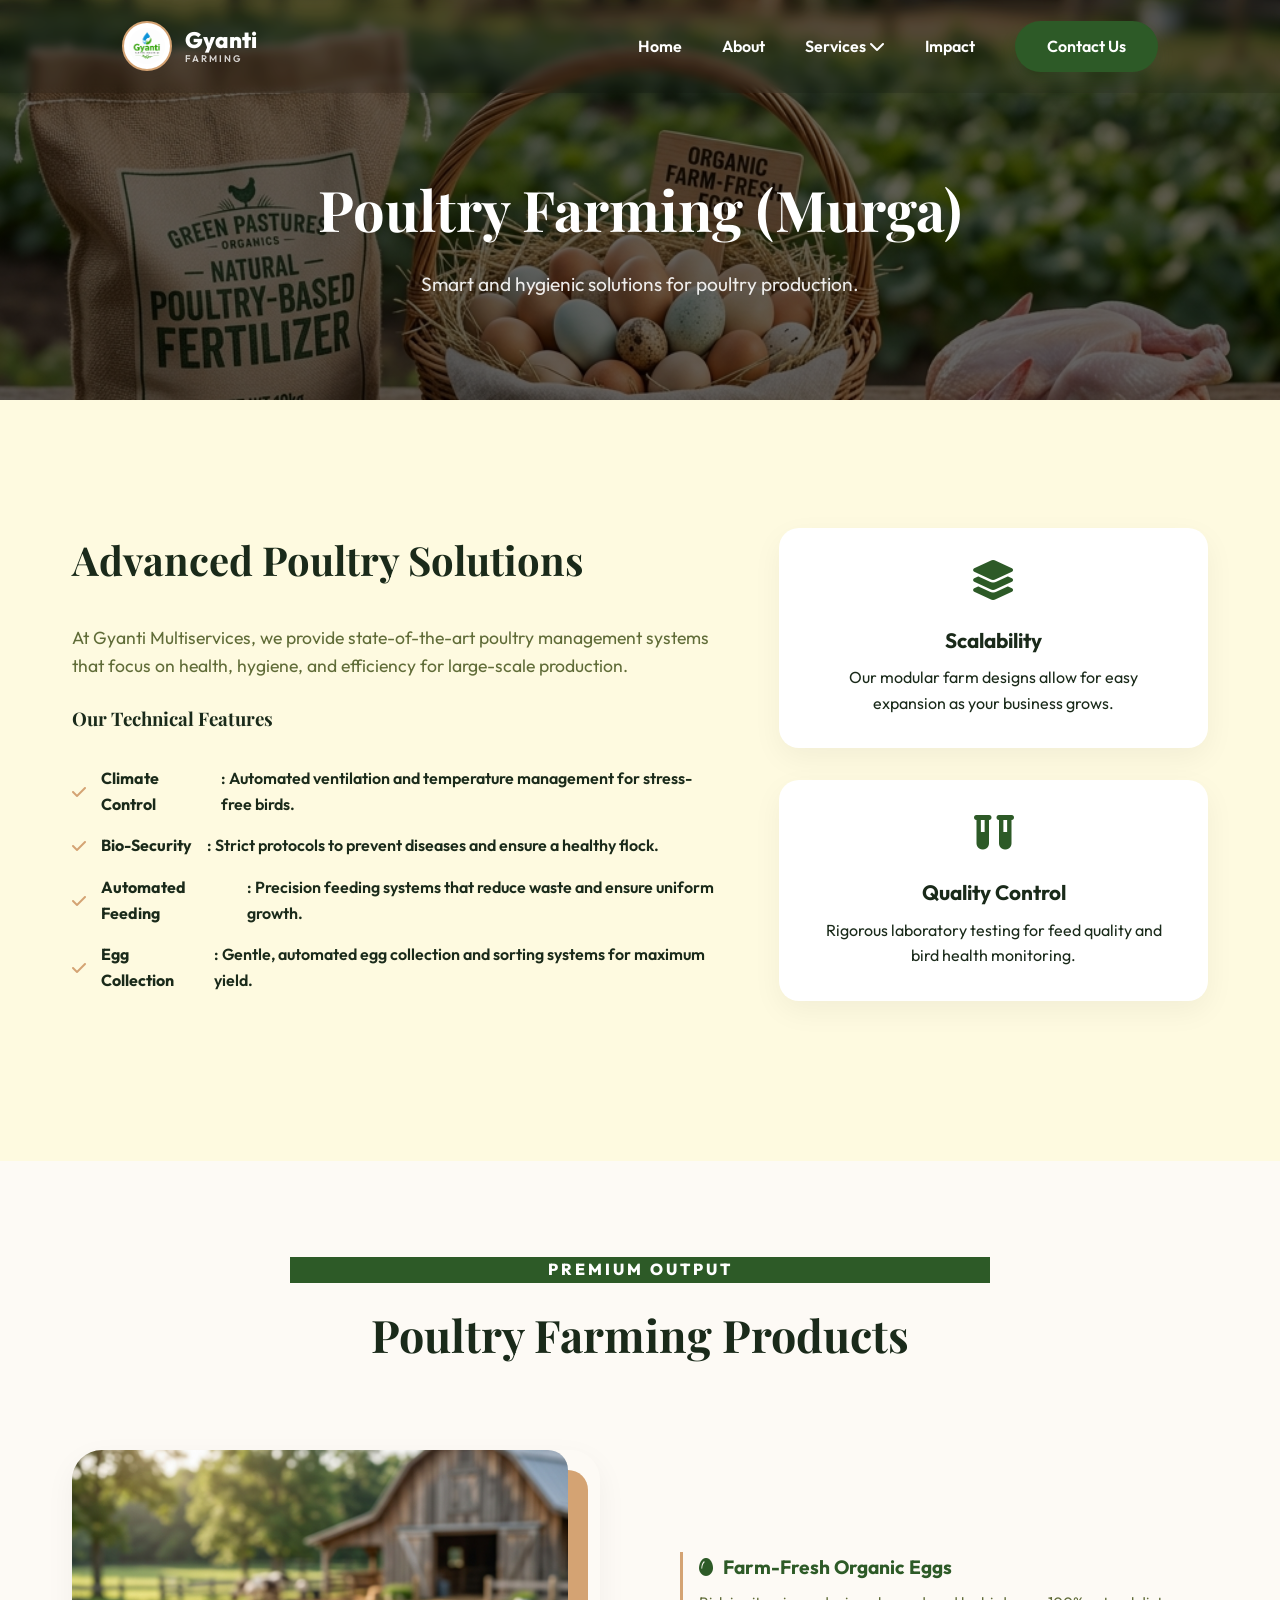
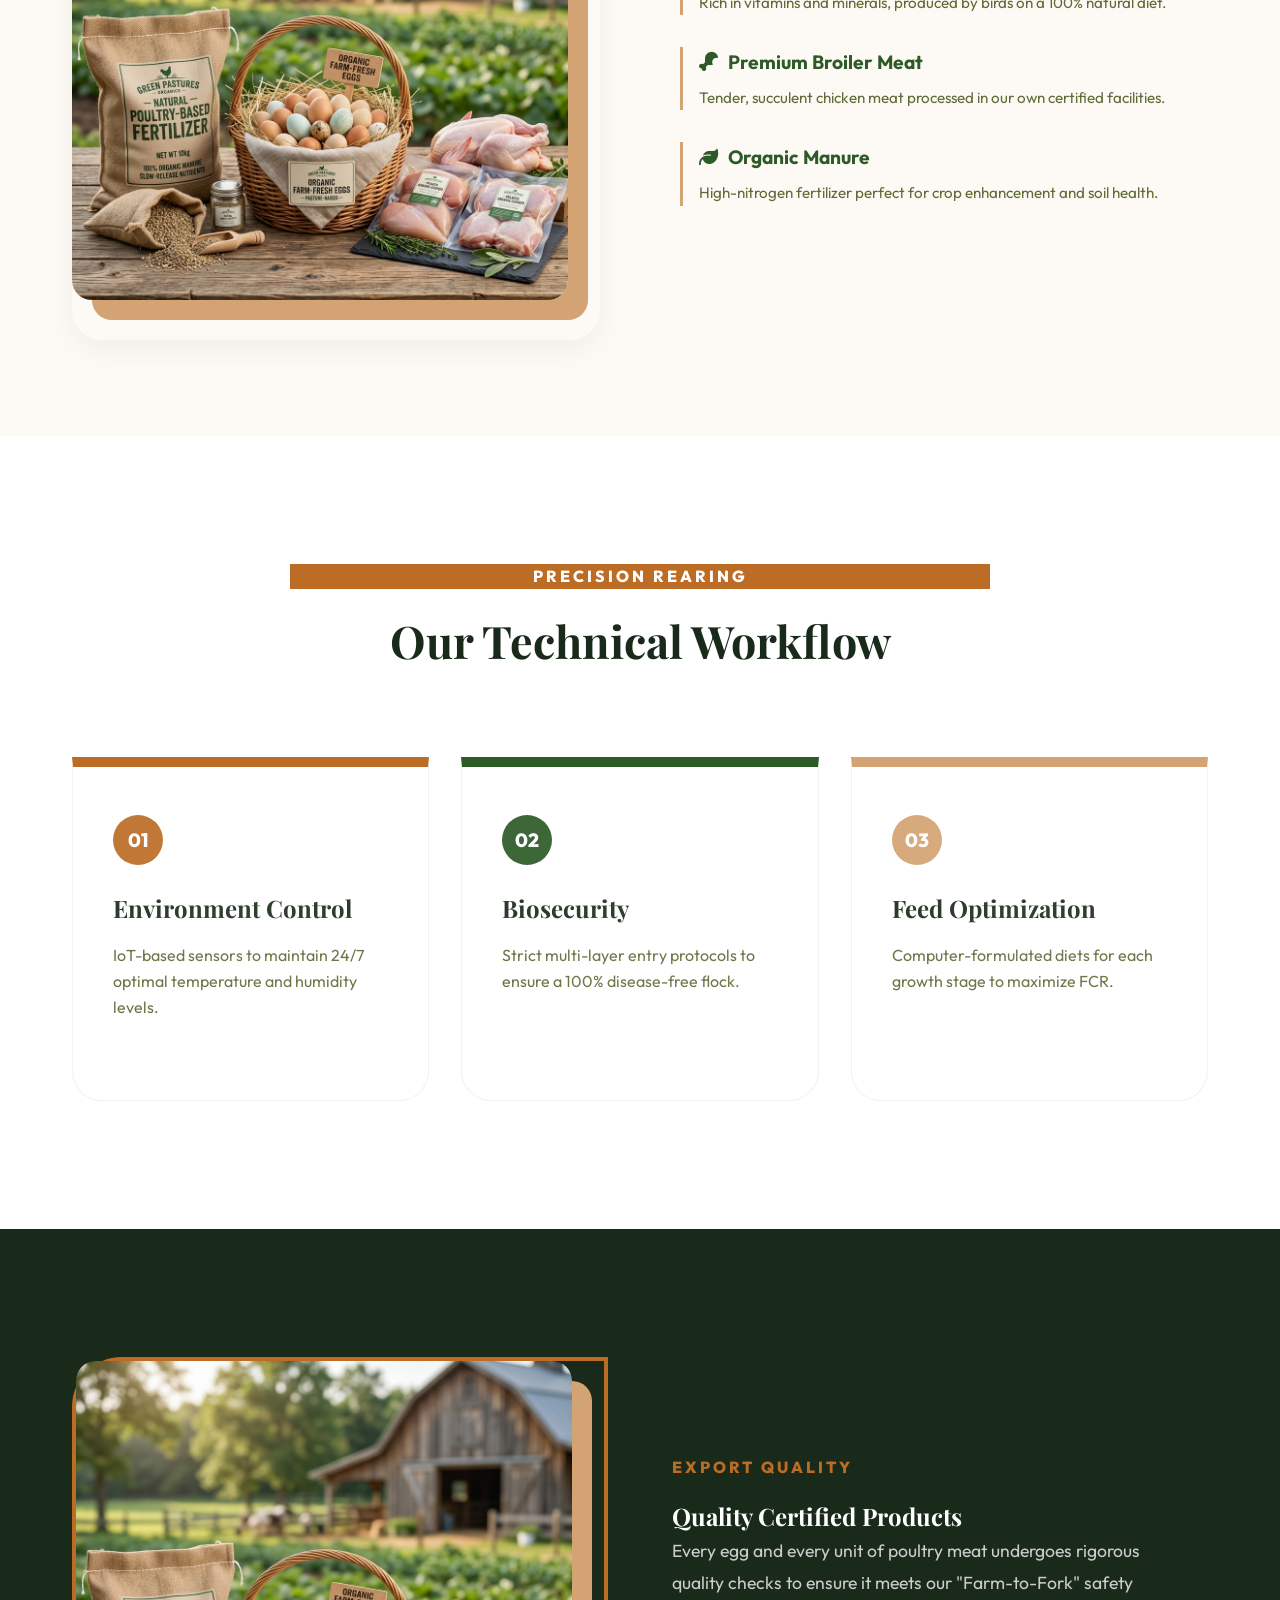
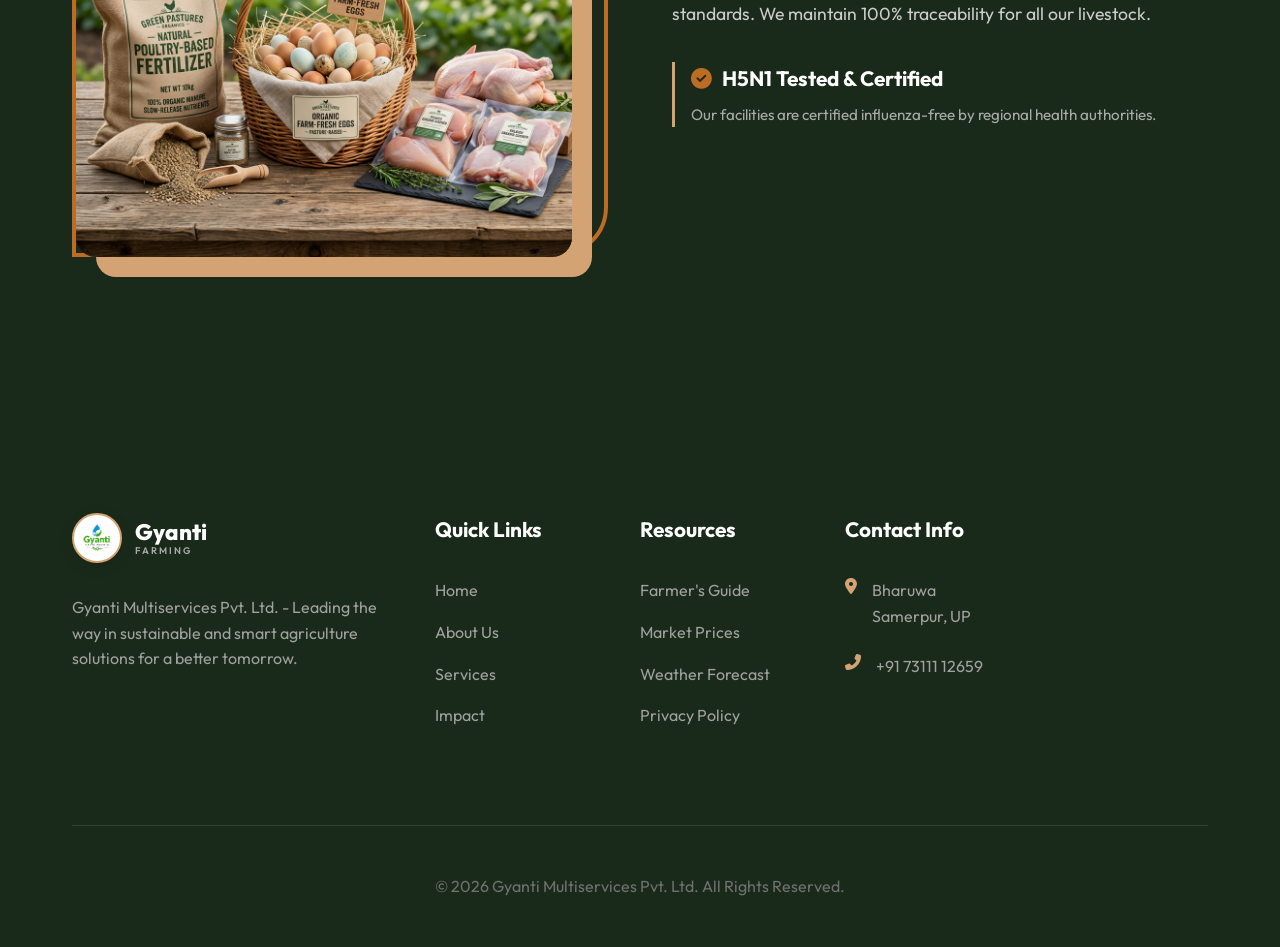
<file: poultry-farming.html>
<!DOCTYPE html>
<html lang="en">

<head>
    <meta charset="UTF-8">
    <meta name="viewport" content="width=device-width, initial-scale=1.0">
    <title>Poultry Farming | Gyanti Multiservices</title>
    <link rel="preconnect" href="https://fonts.googleapis.com">
    <link rel="preconnect" href="https://fonts.gstatic.com" crossorigin>
    <link
        href="https://fonts.googleapis.com/css2?family=Outfit:wght@300;400;600;800&family=Playfair+Display:wght@700&display=swap"
        rel="stylesheet">
    <link rel="stylesheet" href="style.css">
    <link rel="stylesheet" href="https://cdnjs.cloudflare.com/ajax/libs/font-awesome/6.4.0/css/all.min.css">
</head>

<body>
    <!-- Navigation -->
    <nav id="main-nav" class="scrolled">
        <div class="container">
            <a href="index.html" class="logo">
                <img src="images/gyanti_official_logo.png" alt="Gyanti Farming" class="logo-img">
                <div class="logo-text">
                    <span class="brand-name">Gyanti</span>
                    <span class="brand-tagline">Farming</span>
                </div>
            </a>
            <ul class="nav-links">
                <li><a href="index.html#home">Home</a></li>
                <li><a href="about.html">About</a></li>
                <li class="dropdown">
                    <a href="services.html">Services <i class="fas fa-chevron-down"></i></a>
                    <ul class="dropdown-menu">
                        <li><a href="cow-farming.html">Cow Farming</a></li>
                        <li><a href="goat-farming.html">Goat Farming</a></li>
                        <li><a href="poultry-farming.html">Poultry Farming</a></li>
                        <li><a href="beekeeping.html">Beekeeping</a></li>
                        <li><a href="fish-farming.html">Fish Farming</a></li>
                    </ul>
                </li>
                <li><a href="impact.html">Impact</a></li>
                <li><a href="index.html#contact" class="btn-primary">Contact Us</a></li>
            </ul>
            <div class="menu-toggle">
                <i class="fas fa-bars"></i>
            </div>
        </div>
    </nav>

    <!-- Page Header -->
    <section class="page-header"
        style="background: linear-gradient(rgba(0,0,0,0.6), rgba(0,0,0,0.6)), url('images/poultry_products_showcase_1778762181110.png') center/cover;">
        <div class="container">
            <h1>Poultry Farming (Murga)</h1>
            <p>Smart and hygienic solutions for poultry production.</p>
        </div>
    </section>

    <!-- Content Section -->
    <section class="content-section">
        <div class="container">
            <div class="content-grid">
                <div class="main-text" data-reveal="left">
                    <h2>Advanced Poultry Solutions</h2>
                    <p>At Gyanti Multiservices, we provide state-of-the-art poultry management systems that focus on
                        health, hygiene, and efficiency for large-scale production.</p>
                    <h3>Our Technical Features</h3>
                    <ul class="check-list">
                        <li><i class="fas fa-check"></i> <strong>Climate Control</strong>: Automated ventilation and
                            temperature management for stress-free birds.</li>
                        <li><i class="fas fa-check"></i> <strong>Bio-Security</strong>: Strict protocols to prevent
                            diseases and ensure a healthy flock.</li>
                        <li><i class="fas fa-check"></i> <strong>Automated Feeding</strong>: Precision feeding systems
                            that reduce waste and ensure uniform growth.</li>
                        <li><i class="fas fa-check"></i> <strong>Egg Collection</strong>: Gentle, automated egg
                            collection and sorting systems for maximum yield.</li>
                    </ul>
                </div>
                <div class="side-info" data-reveal="right">
                    <div class="info-card">
                        <i class="fas fa-layer-group"></i>
                        <h4>Scalability</h4>
                        <p>Our modular farm designs allow for easy expansion as your business grows.</p>
                    </div>
                    <div class="info-card">
                        <i class="fas fa-vials"></i>
                        <h4>Quality Control</h4>
                        <p>Rigorous laboratory testing for feed quality and bird health monitoring.</p>
                    </div>
                </div>
            </div>
        </div>
    </section>

    <!-- Product Showcase -->
    <section class="services" style="background: #fdfaf5; padding: 6rem 0;">
        <div class="container">
            <div class="section-header">
                <span class="section-badge" style="background: var(--primary); color: white;">Premium Output</span>
                <h2>Poultry Farming Products</h2>
            </div>
            <div class="about-grid"
                style="grid-template-columns: repeat(auto-fit, minmax(350px, 1fr)); align-items: center; gap: 5rem;">
                <div class="about-image" data-reveal="left">
                    <div class="img-wrapper" style="border-radius: 30px; overflow: hidden; box-shadow: var(--shadow);">
                        <img src="images/poultry_products_showcase_1778762181110.png" alt="Poultry Products"
                            style="width: 100%; height: 450px; object-fit: cover;">
                    </div>
                </div>
                <div class="about-text" data-reveal="right">
                    <div class="product-item">
                        <h4><i class="fas fa-egg"></i> Farm-Fresh Organic Eggs</h4>
                        <p>Rich in vitamins and minerals, produced by birds on a 100% natural diet.</p>
                    </div>
                    <div class="product-item">
                        <h4><i class="fas fa-drumstick-bite"></i> Premium Broiler Meat</h4>
                        <p>Tender, succulent chicken meat processed in our own certified facilities.</p>
                    </div>
                    <div class="product-item">
                        <h4><i class="fas fa-leaf"></i> Organic Manure</h4>
                        <p>High-nitrogen fertilizer perfect for crop enhancement and soil health.</p>
                    </div>
                </div>
            </div>
        </div>
    </section>

    <!-- Technical Workflow -->
    <section class="content-section" style="background: #fff;">
        <div class="container">
            <div class="section-header">
                <span class="section-badge" style="background: var(--accent); color: white;">Precision Rearing</span>
                <h2>Our Technical Workflow</h2>
            </div>
            <div class="services-grid" style="grid-template-columns: repeat(auto-fit, minmax(300px, 1fr)); gap: 2rem;">
                <div class="service-card" style="border-top: 10px solid var(--accent); border-radius: 0 0 30px 30px;">
                    <span class="step-num" style="background: var(--accent);">01</span>
                    <h3>Environment Control</h3>
                    <p>IoT-based sensors to maintain 24/7 optimal temperature and humidity levels.</p>
                </div>
                <div class="service-card" style="border-top: 10px solid var(--primary); border-radius: 0 0 30px 30px;">
                    <span class="step-num" style="background: var(--primary);">02</span>
                    <h3>Biosecurity</h3>
                    <p>Strict multi-layer entry protocols to ensure a 100% disease-free flock.</p>
                </div>
                <div class="service-card"
                    style="border-top: 10px solid var(--secondary); border-radius: 0 0 30px 30px;">
                    <span class="step-num" style="background: var(--secondary);">03</span>
                    <h3>Feed Optimization</h3>
                    <p>Computer-formulated diets for each growth stage to maximize FCR.</p>
                </div>
            </div>
        </div>
    </section>

    <!-- Visual Showcase -->
    <section class="services" style="background: var(--text-dark); color: white; padding: 8rem 0;">
        <div class="container">
            <div class="about-grid"
                style="grid-template-columns: repeat(auto-fit, minmax(300px, 1fr)); align-items: center; gap: 4rem;">
                <div class="about-image" data-reveal="left">
                    <div class="img-wrapper"
                        style="border-radius: 50px 0 50px 0; border: 4px solid var(--accent); max-height: 500px;">
                        <img src="images/poultry_products_showcase_1778762181110.png" alt="Poultry Products"
                            style="width: 100%; height: 100%; object-fit: cover;">
                    </div>
                </div>
                <div class="about-text" data-reveal="right" style="padding-right: 2rem;">
                    <span class="section-badge" style="border-color: var(--accent); color: var(--accent);">Export
                        Quality</span>
                    <h2 style="color: white; margin-top: 1rem;">Quality Certified Products</h2>
                    <p style="color: #ccc; font-size: 1.1rem; line-height: 1.8;">Every egg and every unit of poultry
                        meat undergoes rigorous quality checks to ensure it meets our "Farm-to-Fork" safety standards.
                        We maintain 100% traceability for all our livestock.</p>
                    <div class="product-item" style="margin-top: 2rem;">
                        <h4 style="color: white; font-size: 1.3rem;"><i class="fas fa-check-circle"
                                style="color: var(--accent);"></i> H5N1 Tested & Certified</h4>
                        <p style="color: #aaa;">Our facilities are certified influenza-free by regional health
                            authorities.</p>
                    </div>
                </div>
            </div>
        </div>
    </section>

    <!-- Footer -->
    <footer>
        <div class="container">
            <div class="footer-grid">
                <div class="footer-info">
                    <a href="index.html" class="logo" style="margin-bottom: 2rem;">
                        <img src="images/gyanti_official_logo.png" alt="Gyanti Farming" class="logo-img">
                        <div class="logo-text">
                            <span class="brand-name" style="color: white;">Gyanti</span>
                            <span class="brand-tagline" style="color: #aaa;">Farming</span>
                        </div>
                    </a>
                    <p>Gyanti Multiservices Pvt. Ltd. - Leading the way in sustainable and smart agriculture solutions
                        for a better tomorrow.</p>
                </div>
                <div class="footer-links">
                    <h4>Quick Links</h4>
                    <ul>
                        <li><a href="index.html">Home</a></li>
                        <li><a href="about.html">About Us</a></li>
                        <li><a href="services.html">Services</a></li>
                        <li><a href="impact.html">Impact</a></li>
                    </ul>
                </div>
                <div class="footer-links">
                    <h4>Resources</h4>
                    <ul>
                        <li><a href="farmers-guide.html">Farmer's Guide</a></li>
                        <li><a href="market-prices.html">Market Prices</a></li>
                        <li><a href="weather-forecast.html">Weather Forecast</a></li>
                        <li><a href="privacy-policy.html">Privacy Policy</a></li>
                    </ul>
                </div>
                <div class="footer-contact">
                    <h4>Contact Info</h4>
                    <ul>
                        <li><i class="fas fa-map-marker-alt"></i> Bharuwa Samerpur, UP</li>
                        <li><i class="fas fa-phone-alt"></i> +91 73111 12659</li>
                    </ul>
                </div>
            </div>
            <div class="footer-bottom">
                <p>&copy; 2026 Gyanti Multiservices Pvt. Ltd. All Rights Reserved.</p>
            </div>
        </div>
    </footer>

    <script src="script.js"></script>
</body>

</html>
</file>
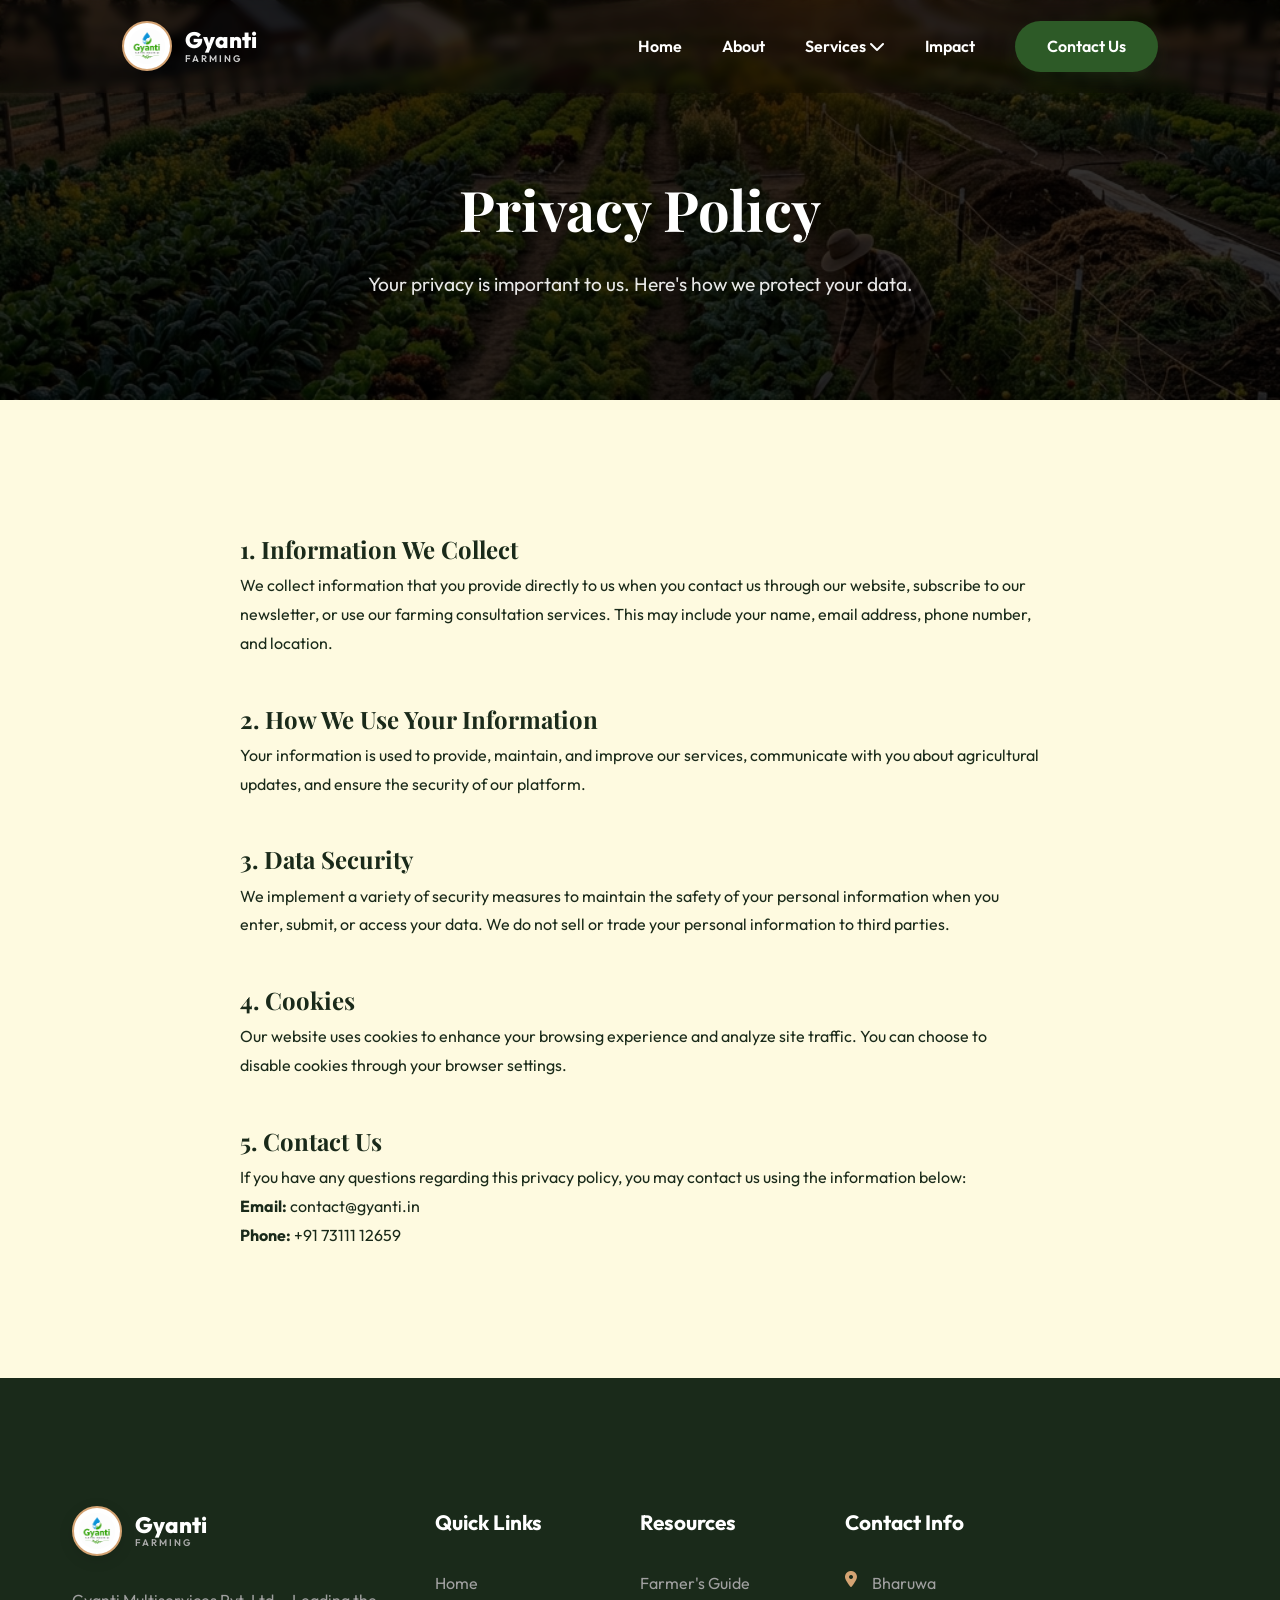
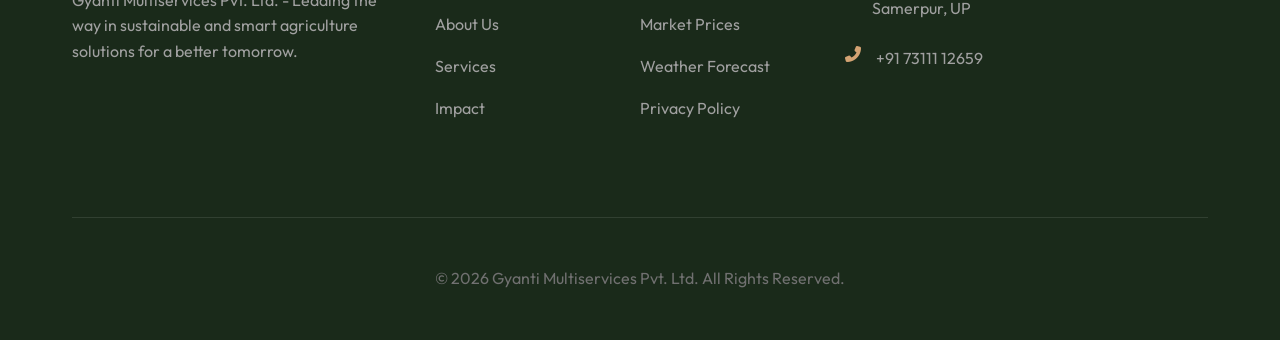
<file: privacy-policy.html>
<!DOCTYPE html>
<html lang="en">

<head>
    <meta charset="UTF-8">
    <meta name="viewport" content="width=device-width, initial-scale=1.0">
    <title>Privacy Policy | Gyanti Multiservices</title>
    <link rel="preconnect" href="https://fonts.googleapis.com">
    <link rel="preconnect" href="https://fonts.gstatic.com" crossorigin>
    <link
        href="https://fonts.googleapis.com/css2?family=Outfit:wght@300;400;600;800&family=Playfair+Display:wght@700&display=swap"
        rel="stylesheet">
    <link rel="stylesheet" href="style.css">
    <link rel="stylesheet" href="https://cdnjs.cloudflare.com/ajax/libs/font-awesome/6.4.0/css/all.min.css">
</head>

<body>
    <!-- Navigation -->
    <nav id="main-nav" class="scrolled">
        <div class="container">
            <a href="index.html" class="logo">
                <img src="images/gyanti_official_logo.png" alt="Gyanti Farming" class="logo-img">
                <div class="logo-text">
                    <span class="brand-name">Gyanti</span>
                    <span class="brand-tagline">Farming</span>
                </div>
            </a>
            <ul class="nav-links">
                <li><a href="index.html#home">Home</a></li>
                <li><a href="about.html">About</a></li>
                <li class="dropdown">
                    <a href="services.html">Services <i class="fas fa-chevron-down"></i></a>
                    <ul class="dropdown-menu">
                        <li><a href="cow-farming.html">Cow Farming</a></li>
                        <li><a href="goat-farming.html">Goat Farming</a></li>
                        <li><a href="poultry-farming.html">Poultry Farming</a></li>
                        <li><a href="beekeeping.html">Beekeeping</a></li>
                        <li><a href="fish-farming.html">Fish Farming</a></li>
                    </ul>
                </li>
                <li><a href="impact.html">Impact</a></li>
                <li><a href="index.html#contact" class="btn-primary">Contact Us</a></li>
            </ul>
            <div class="menu-toggle">
                <i class="fas fa-bars"></i>
            </div>
        </div>
    </nav>

    <!-- Page Header -->
    <section class="page-header"
        style="background: linear-gradient(rgba(0,0,0,0.8), rgba(0,0,0,0.8)), url('images/farming_slider_4_1778761321793.png') center/cover;">
        <div class="container">
            <h1>Privacy Policy</h1>
            <p>Your privacy is important to us. Here's how we protect your data.</p>
        </div>
    </section>

    <!-- Policy Content -->
    <section class="content-section">
        <div class="container">
            <div style="max-width: 800px; margin: 0 auto; line-height: 1.8;">
                <h2>1. Information We Collect</h2>
                <p>We collect information that you provide directly to us when you contact us through our website,
                    subscribe to our newsletter, or use our farming consultation services. This may include your name,
                    email address, phone number, and location.</p>

                <h2 style="margin-top: 2.5rem;">2. How We Use Your Information</h2>
                <p>Your information is used to provide, maintain, and improve our services, communicate with you about
                    agricultural updates, and ensure the security of our platform.</p>

                <h2 style="margin-top: 2.5rem;">3. Data Security</h2>
                <p>We implement a variety of security measures to maintain the safety of your personal information when
                    you enter, submit, or access your data. We do not sell or trade your personal information to third
                    parties.</p>

                <h2 style="margin-top: 2.5rem;">4. Cookies</h2>
                <p>Our website uses cookies to enhance your browsing experience and analyze site traffic. You can choose
                    to disable cookies through your browser settings.</p>

                <h2 style="margin-top: 2.5rem;">5. Contact Us</h2>
                <p>If you have any questions regarding this privacy policy, you may contact us using the information
                    below:</p>
                <p><strong>Email:</strong> contact@gyanti.in<br>
                    <strong>Phone:</strong> +91 73111 12659
                </p>
            </div>
        </div>
    </section>

    <!-- Footer -->
    <footer>
        <div class="container">
            <div class="footer-grid">
                <div class="footer-info">
                    <a href="index.html" class="logo" style="margin-bottom: 2rem;">
                        <img src="images/gyanti_official_logo.png" alt="Gyanti Farming" class="logo-img">
                        <div class="logo-text">
                            <span class="brand-name" style="color: white;">Gyanti</span>
                            <span class="brand-tagline" style="color: #aaa;">Farming</span>
                        </div>
                    </a>
                    <p>Gyanti Multiservices Pvt. Ltd. - Leading the way in sustainable and smart agriculture solutions
                        for a better tomorrow.</p>
                </div>
                <div class="footer-links">
                    <h4>Quick Links</h4>
                    <ul>
                        <li><a href="index.html">Home</a></li>
                        <li><a href="about.html">About Us</a></li>
                        <li><a href="services.html">Services</a></li>
                        <li><a href="impact.html">Impact</a></li>
                    </ul>
                </div>
                <div class="footer-links">
                    <h4>Resources</h4>
                    <ul>
                        <li><a href="farmers-guide.html">Farmer's Guide</a></li>
                        <li><a href="market-prices.html">Market Prices</a></li>
                        <li><a href="weather-forecast.html">Weather Forecast</a></li>
                        <li><a href="privacy-policy.html">Privacy Policy</a></li>
                    </ul>
                </div>
                <div class="footer-contact">
                    <h4>Contact Info</h4>
                    <ul>
                        <li><i class="fas fa-map-marker-alt"></i> Bharuwa Samerpur, UP</li>
                        <li><i class="fas fa-phone-alt"></i> +91 73111 12659</li>
                    </ul>
                </div>
            </div>
            <div class="footer-bottom">
                <p>&copy; 2026 Gyanti Multiservices Pvt. Ltd. All Rights Reserved.</p>
            </div>
        </div>
    </footer>

    <script src="script.js"></script>
</body>

</html>
</file>
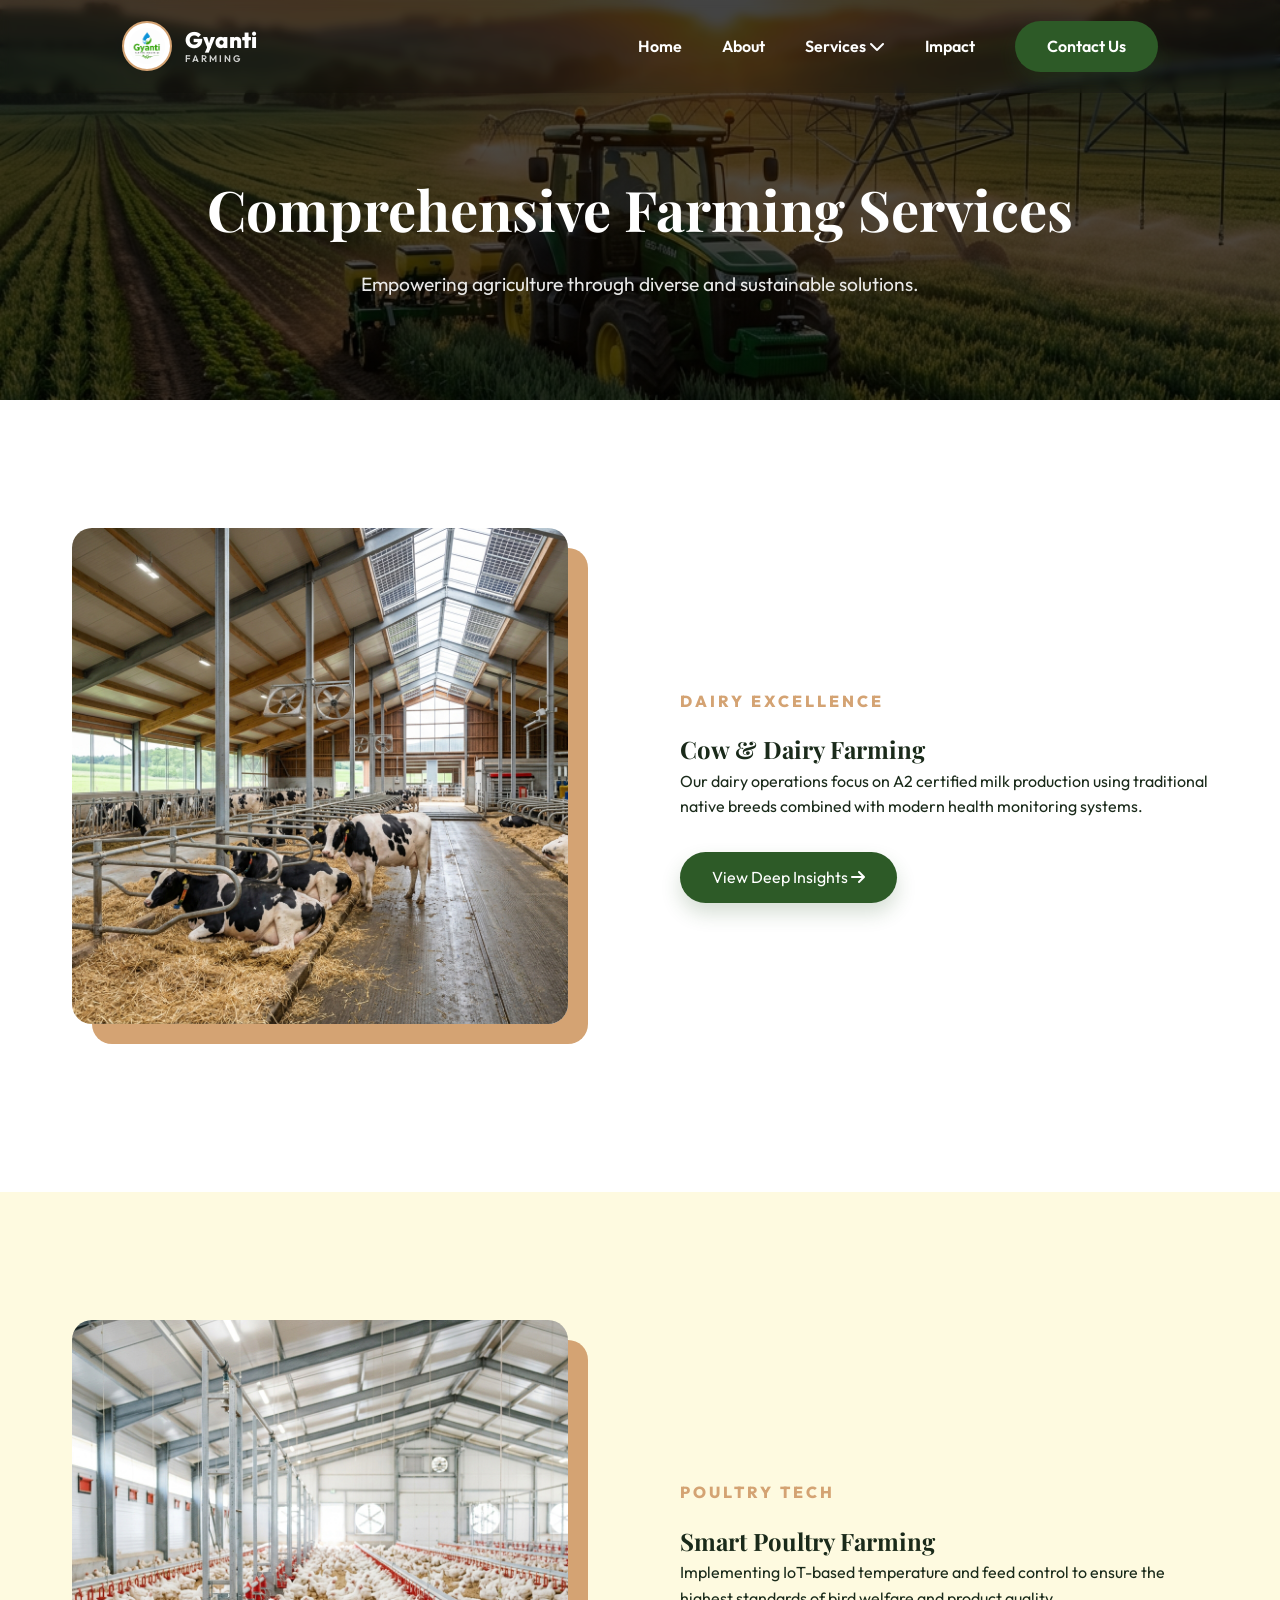
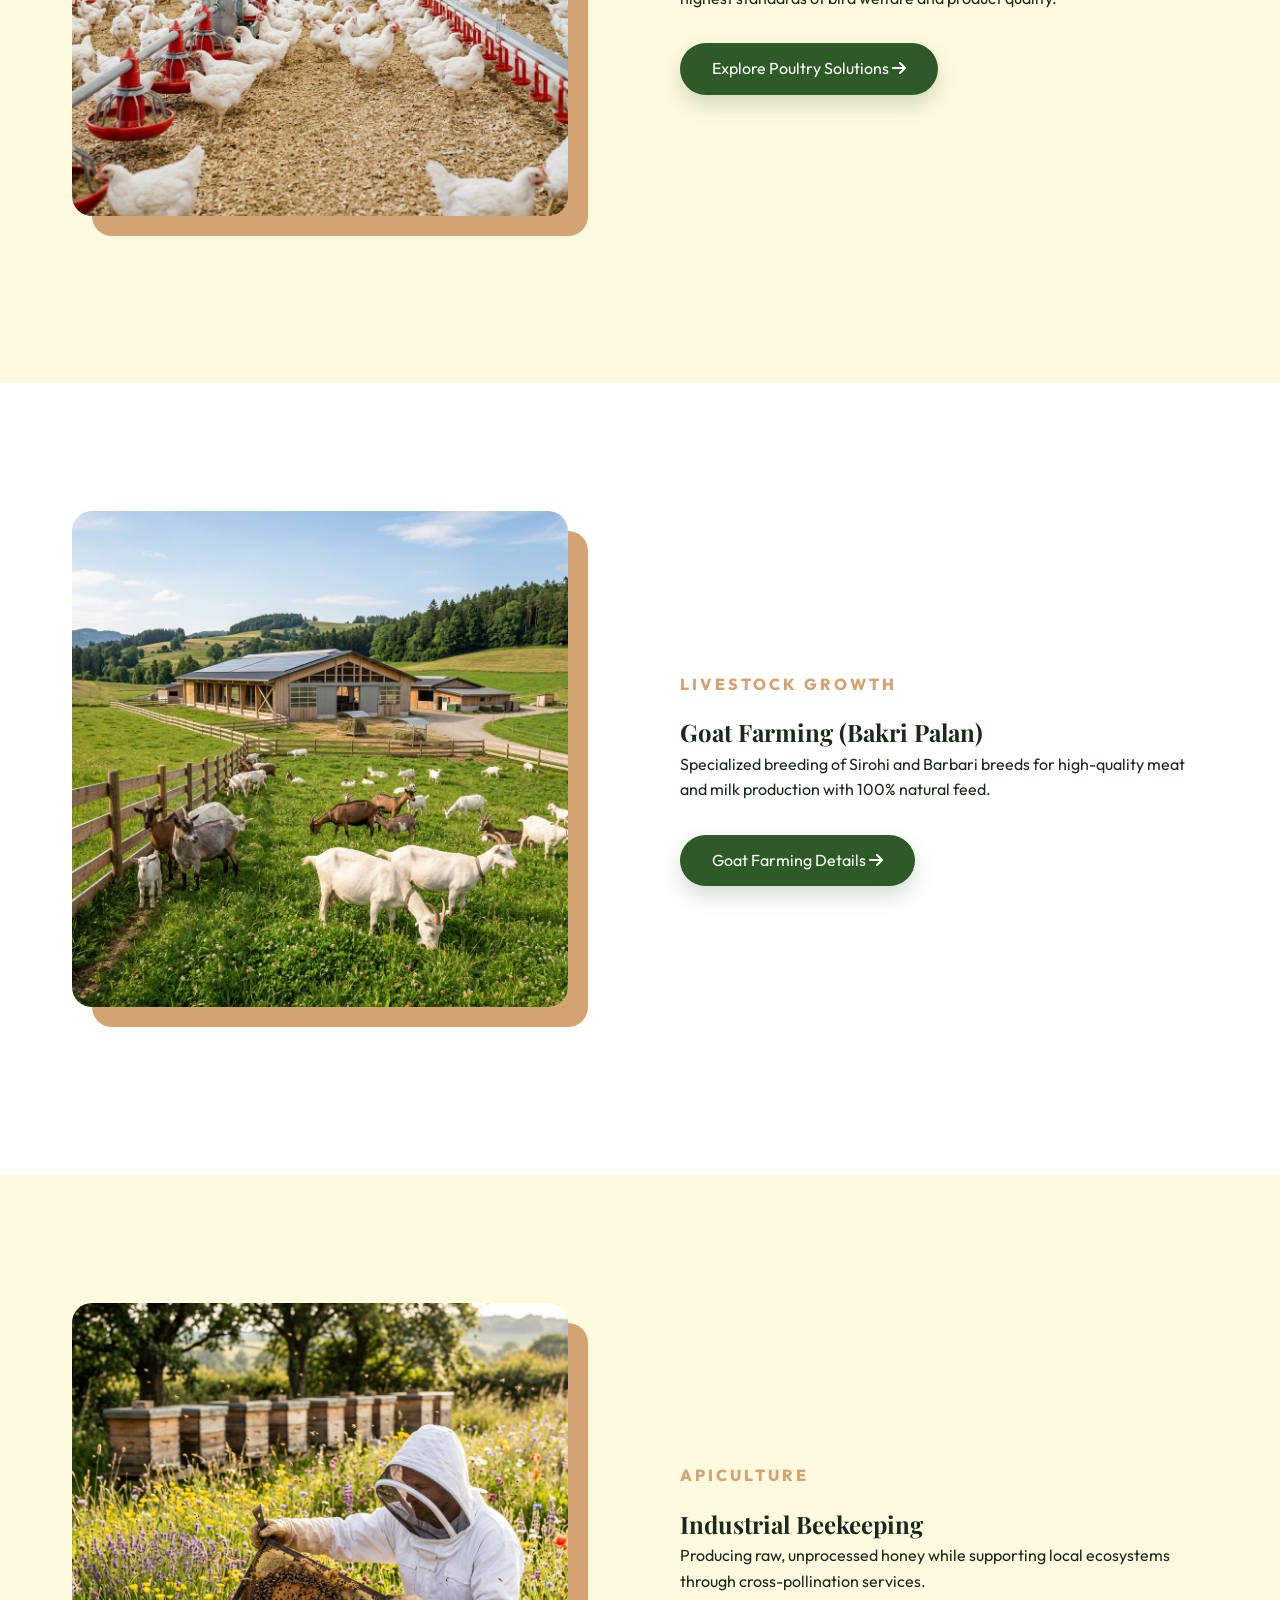
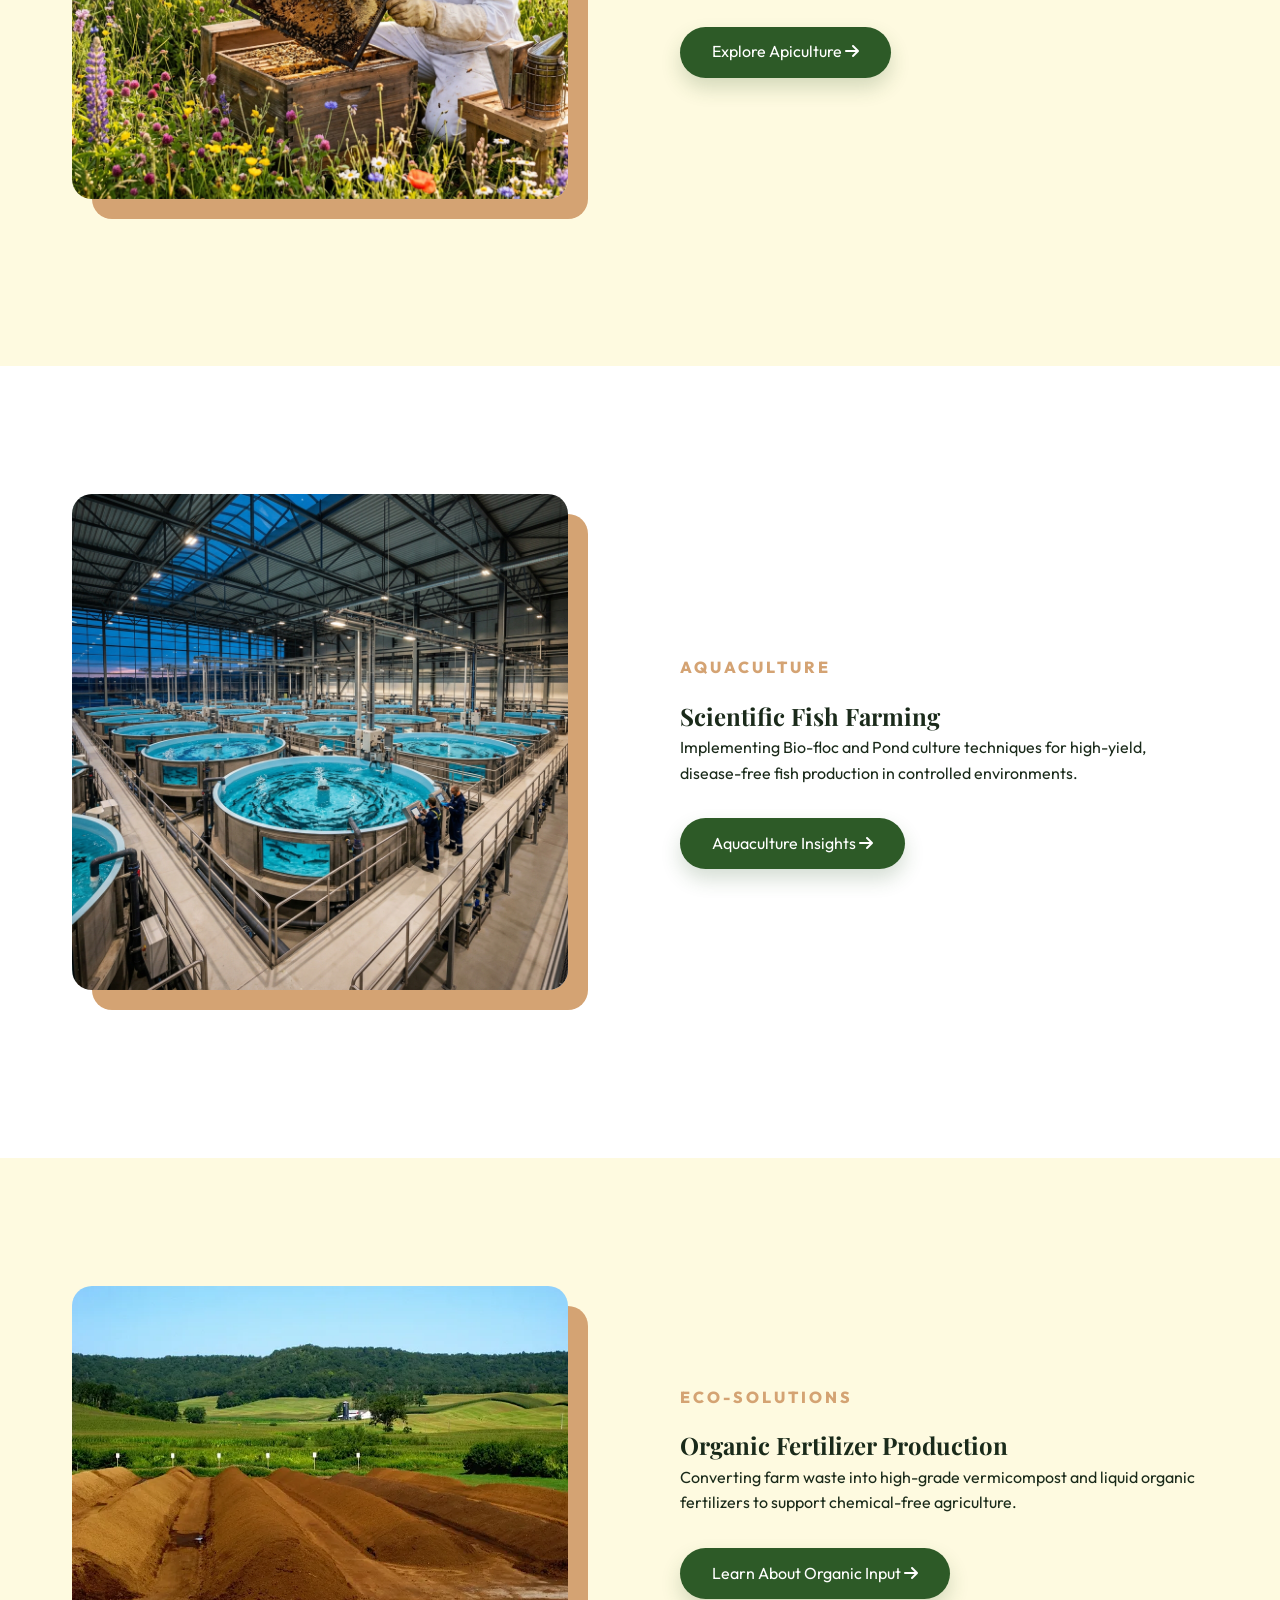
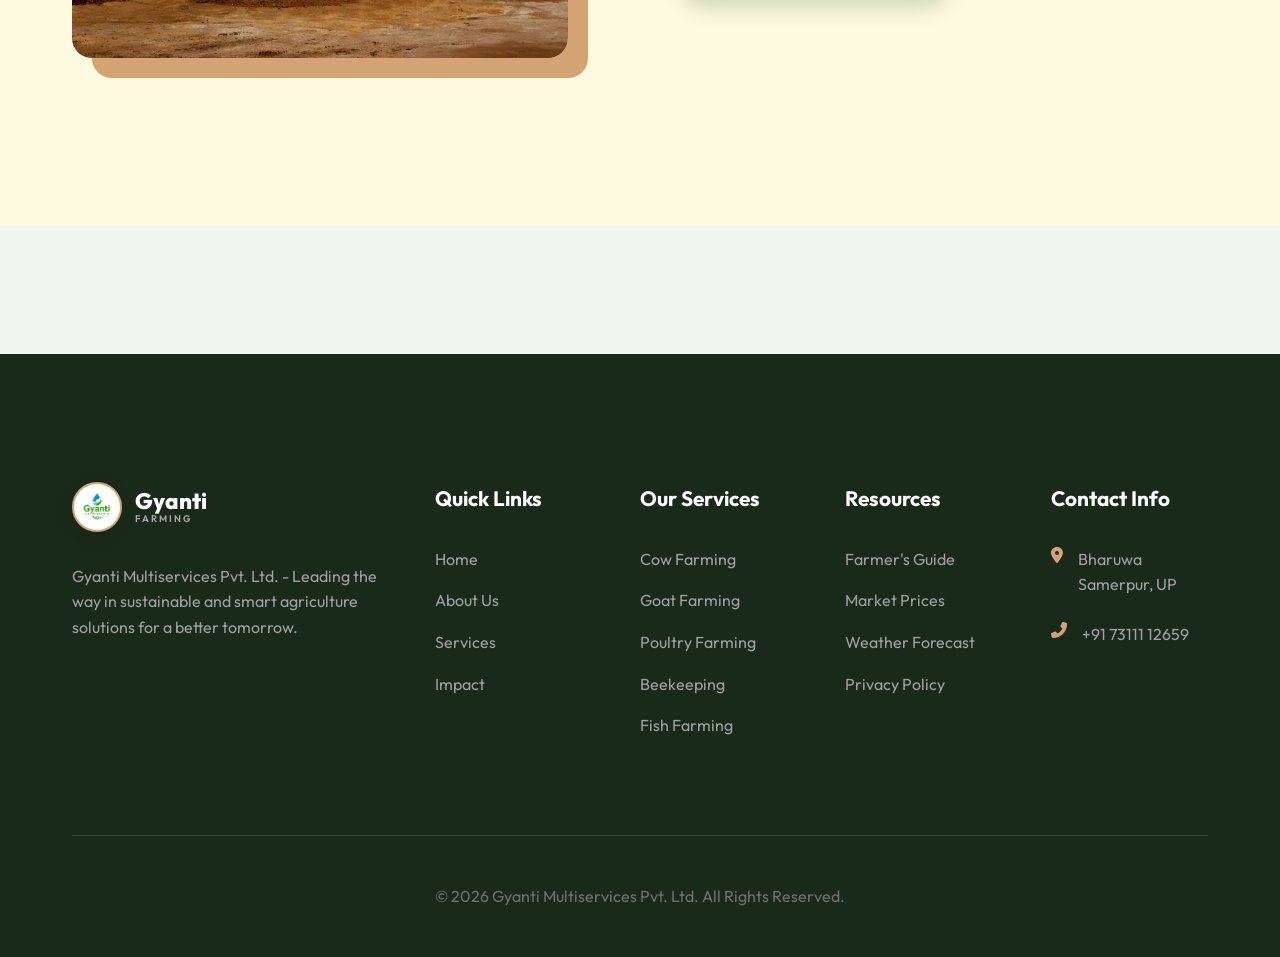
<file: services.html>
<!DOCTYPE html>
<html lang="en">

<head>
    <meta charset="UTF-8">
    <meta name="viewport" content="width=device-width, initial-scale=1.0">
    <title>Our Services | Gyanti Multiservices</title>
    <link rel="preconnect" href="https://fonts.googleapis.com">
    <link rel="preconnect" href="https://fonts.gstatic.com" crossorigin>
    <link
        href="https://fonts.googleapis.com/css2?family=Outfit:wght@300;400;600;800&family=Playfair+Display:wght@700&display=swap"
        rel="stylesheet">
    <link rel="stylesheet" href="style.css">
    <link rel="stylesheet" href="https://cdnjs.cloudflare.com/ajax/libs/font-awesome/6.4.0/css/all.min.css">
</head>

<body>
    <!-- Scroll Progress Bar -->
    <div id="scroll-progress"></div>

    <!-- Navigation -->
    <nav id="main-nav" class="scrolled">
        <div class="container">
            <a href="index.html" class="logo">
                <img src="images/gyanti_official_logo.png" alt="Gyanti Farming" class="logo-img">
                <div class="logo-text">
                    <span class="brand-name">Gyanti</span>
                    <span class="brand-tagline">Farming</span>
                </div>
            </a>
            <ul class="nav-links">
                <li><a href="index.html#home">Home</a></li>
                <li><a href="about.html">About</a></li>
                <li class="dropdown">
                    <a href="services.html">Services <i class="fas fa-chevron-down"></i></a>
                    <ul class="dropdown-menu">
                        <li><a href="cow-farming.html">Cow Farming</a></li>
                        <li><a href="goat-farming.html">Goat Farming</a></li>
                        <li><a href="poultry-farming.html">Poultry Farming</a></li>
                        <li><a href="beekeeping.html">Beekeeping</a></li>
                        <li><a href="fish-farming.html">Fish Farming</a></li>
                    </ul>
                </li>
                <li><a href="impact.html">Impact</a></li>
                <li><a href="contact.html" class="btn-primary">Contact Us</a></li>
            </ul>
            <div class="menu-toggle">
                <i class="fas fa-bars"></i>
            </div>
        </div>
    </nav>

    <!-- Page Header -->
    <section class="page-header"
        style="background: linear-gradient(rgba(0,0,0,0.7), rgba(0,0,0,0.7)), url('images/farming_hero_image_1778760478639.png') center/cover;">
        <div class="container">
            <h1>Comprehensive Farming Services</h1>
            <p>Empowering agriculture through diverse and sustainable solutions.</p>
        </div>
    </section>

    <!-- Services Detailed Sections -->
    <section class="services" style="padding-top: 0;">
        <!-- Cow Farming -->
        <div class="content-section" style="background: #fff;">
            <div class="container">
            <div class="about-grid">
                <div class="about-image" data-reveal="left">
                    <div class="img-wrapper">
                        <img src="images/cow_farming_image_177876073845.png" alt="Cow Farming">
                    </div>
                </div>
                <div class="about-text" data-reveal="right">
                    <span class="section-badge">Dairy Excellence</span>
                    <h2>Cow & Dairy Farming</h2>
                    <p>Our dairy operations focus on A2 certified milk production using traditional native breeds
                        combined with modern health monitoring systems.</p>
                    <a href="cow-farming.html" class="btn-primary" style="margin-top: 2rem;">View Deep Insights <i
                            class="fas fa-arrow-right"></i></a>
                </div>
            </div>
            </div>
        </div>

        <!-- Poultry -->
        <div class="content-section" style="background: var(--bg-light);">
            <div class="container">
            <div class="about-grid reverse">
                <div class="about-text" data-reveal="left">
                    <span class="section-badge">Poultry Tech</span>
                    <h2>Smart Poultry Farming</h2>
                    <p>Implementing IoT-based temperature and feed control to ensure the highest standards of bird
                        welfare and product quality.</p>
                    <a href="poultry-farming.html" class="btn-primary" style="margin-top: 2rem;">Explore Poultry
                        Solutions <i class="fas fa-arrow-right"></i></a>
                </div>
                <div class="about-image" data-reveal="right">
                    <div class="img-wrapper">
                        <img src="images/poultry_farming_image_1778760757596.png" alt="Poultry Farming">
                    </div>
                </div>
            </div>
            </div>
        </div>
        <!-- Goat Farming -->
        <div class="content-section" style="background: #fff;">
            <div class="container">
            <div class="about-grid">
                <div class="about-image" data-reveal="left">
                    <div class="img-wrapper">
                        <img src="images/goat.png" alt="Goat Farming">
                    </div>
                </div>
                <div class="about-text" data-reveal="right">
                    <span class="section-badge">Livestock Growth</span>
                    <h2>Goat Farming (Bakri Palan)</h2>
                    <p>Specialized breeding of Sirohi and Barbari breeds for high-quality meat and milk production
                        with 100% natural feed.</p>
                    <a href="goat-farming.html" class="btn-primary" style="margin-top: 2rem;">Goat Farming Details
                        <i class="fas fa-arrow-right"></i></a>
                </div>
            </div>
            </div>
        </div>

        <!-- Beekeeping -->
        <div class="content-section" style="background: var(--bg-light);">
            <div class="container">
            <div class="about-grid reverse">
                <div class="about-text" data-reveal="left">
                    <span class="section-badge">Apiculture</span>
                    <h2>Industrial Beekeeping</h2>
                    <p>Producing raw, unprocessed honey while supporting local ecosystems through cross-pollination
                        services.</p>
                    <a href="beekeeping.html" class="btn-primary" style="margin-top: 2rem;">Explore Apiculture <i
                            class="fas fa-arrow-right"></i></a>
                </div>
                <div class="about-image" data-reveal="right">
                    <div class="img-wrapper">
                        <img src="images/beekeeping_image_1778760780903.png" alt="Beekeeping">
                    </div>
                </div>
            </div>
            </div>
        </div>

        <!-- Fish Farming -->
        <div class="content-section" style="background: #fff;">
            <div class="container">
            <div class="about-grid">
                <div class="about-image" data-reveal="left">
                    <div class="img-wrapper">
                        <img src="images/fish_farming.png" alt="Fish Farming">
                    </div>
                </div>
                <div class="about-text" data-reveal="right">
                    <span class="section-badge">Aquaculture</span>
                    <h2>Scientific Fish Farming</h2>
                    <p>Implementing Bio-floc and Pond culture techniques for high-yield, disease-free fish
                        production in controlled environments.</p>
                    <a href="fish-farming.html" class="btn-primary" style="margin-top: 2rem;">Aquaculture Insights
                        <i class="fas fa-arrow-right"></i></a>
                </div>
            </div>
            </div>
        </div>

        <!-- Organic Fertilizers -->
        <div class="content-section" style="background: var(--bg-light);">
            <div class="container">
            <div class="about-grid reverse">
                <div class="about-text" data-reveal="left">
                    <span class="section-badge">Eco-Solutions</span>
                    <h2>Organic Fertilizer Production</h2>
                    <p>Converting farm waste into high-grade vermicompost and liquid organic fertilizers to support
                        chemical-free agriculture.</p>
                    <a href="organic-fertilizers.html" class="btn-primary" style="margin-top: 2rem;">Learn About
                        Organic Input <i class="fas fa-arrow-right"></i></a>
                </div>
                <div class="about-image" data-reveal="right">
                    <div class="img-wrapper">
                        <img src="images/organic.webp" alt="Organic Fertilizers">
                    </div>
                </div>
            </div>
            </div>
        </div>
    </section>

    <!-- Footer -->
    <footer>
        <div class="container">
            <div class="footer-grid">
                <div class="footer-info">
                    <a href="index.html" class="logo" style="margin-bottom: 2rem;">
                        <img src="images/gyanti_official_logo.png" alt="Gyanti Farming" class="logo-img">
                        <div class="logo-text">
                            <span class="brand-name" style="color: white;">Gyanti</span>
                            <span class="brand-tagline" style="color: #aaa;">Farming</span>
                        </div>
                    </a>
                    <p>Gyanti Multiservices Pvt. Ltd. - Leading the way in sustainable and smart agriculture solutions
                        for a better tomorrow.</p>
                </div>
                <div class="footer-links">
                    <h4>Quick Links</h4>
                    <ul>
                        <li><a href="index.html">Home</a></li>
                        <li><a href="about.html">About Us</a></li>
                        <li><a href="services.html">Services</a></li>
                        <li><a href="impact.html">Impact</a></li>
                    </ul>
                </div>
                <div class="footer-links">
                    <h4>Our Services</h4>
                    <ul>
                        <li><a href="cow-farming.html">Cow Farming</a></li>
                        <li><a href="goat-farming.html">Goat Farming</a></li>
                        <li><a href="poultry-farming.html">Poultry Farming</a></li>
                        <li><a href="beekeeping.html">Beekeeping</a></li>
                        <li><a href="fish-farming.html">Fish Farming</a></li>
                    </ul>
                </div>
                <div class="footer-links">
                    <h4>Resources</h4>
                    <ul>
                        <li><a href="farmers-guide.html">Farmer's Guide</a></li>
                        <li><a href="market-prices.html">Market Prices</a></li>
                        <li><a href="weather-forecast.html">Weather Forecast</a></li>
                        <li><a href="privacy-policy.html">Privacy Policy</a></li>
                    </ul>
                </div>
                <div class="footer-contact">
                    <h4>Contact Info</h4>
                    <ul>
                        <li><i class="fas fa-map-marker-alt"></i> Bharuwa Samerpur, UP</li>
                        <li><i class="fas fa-phone-alt"></i> +91 73111 12659</li>
                    </ul>
                </div>
            </div>
            <div class="footer-bottom">
                <p>&copy; 2026 Gyanti Multiservices Pvt. Ltd. All Rights Reserved.</p>
            </div>
        </div>
    </footer>

    <script src="script.js"></script>
</body>

</html>
</file>
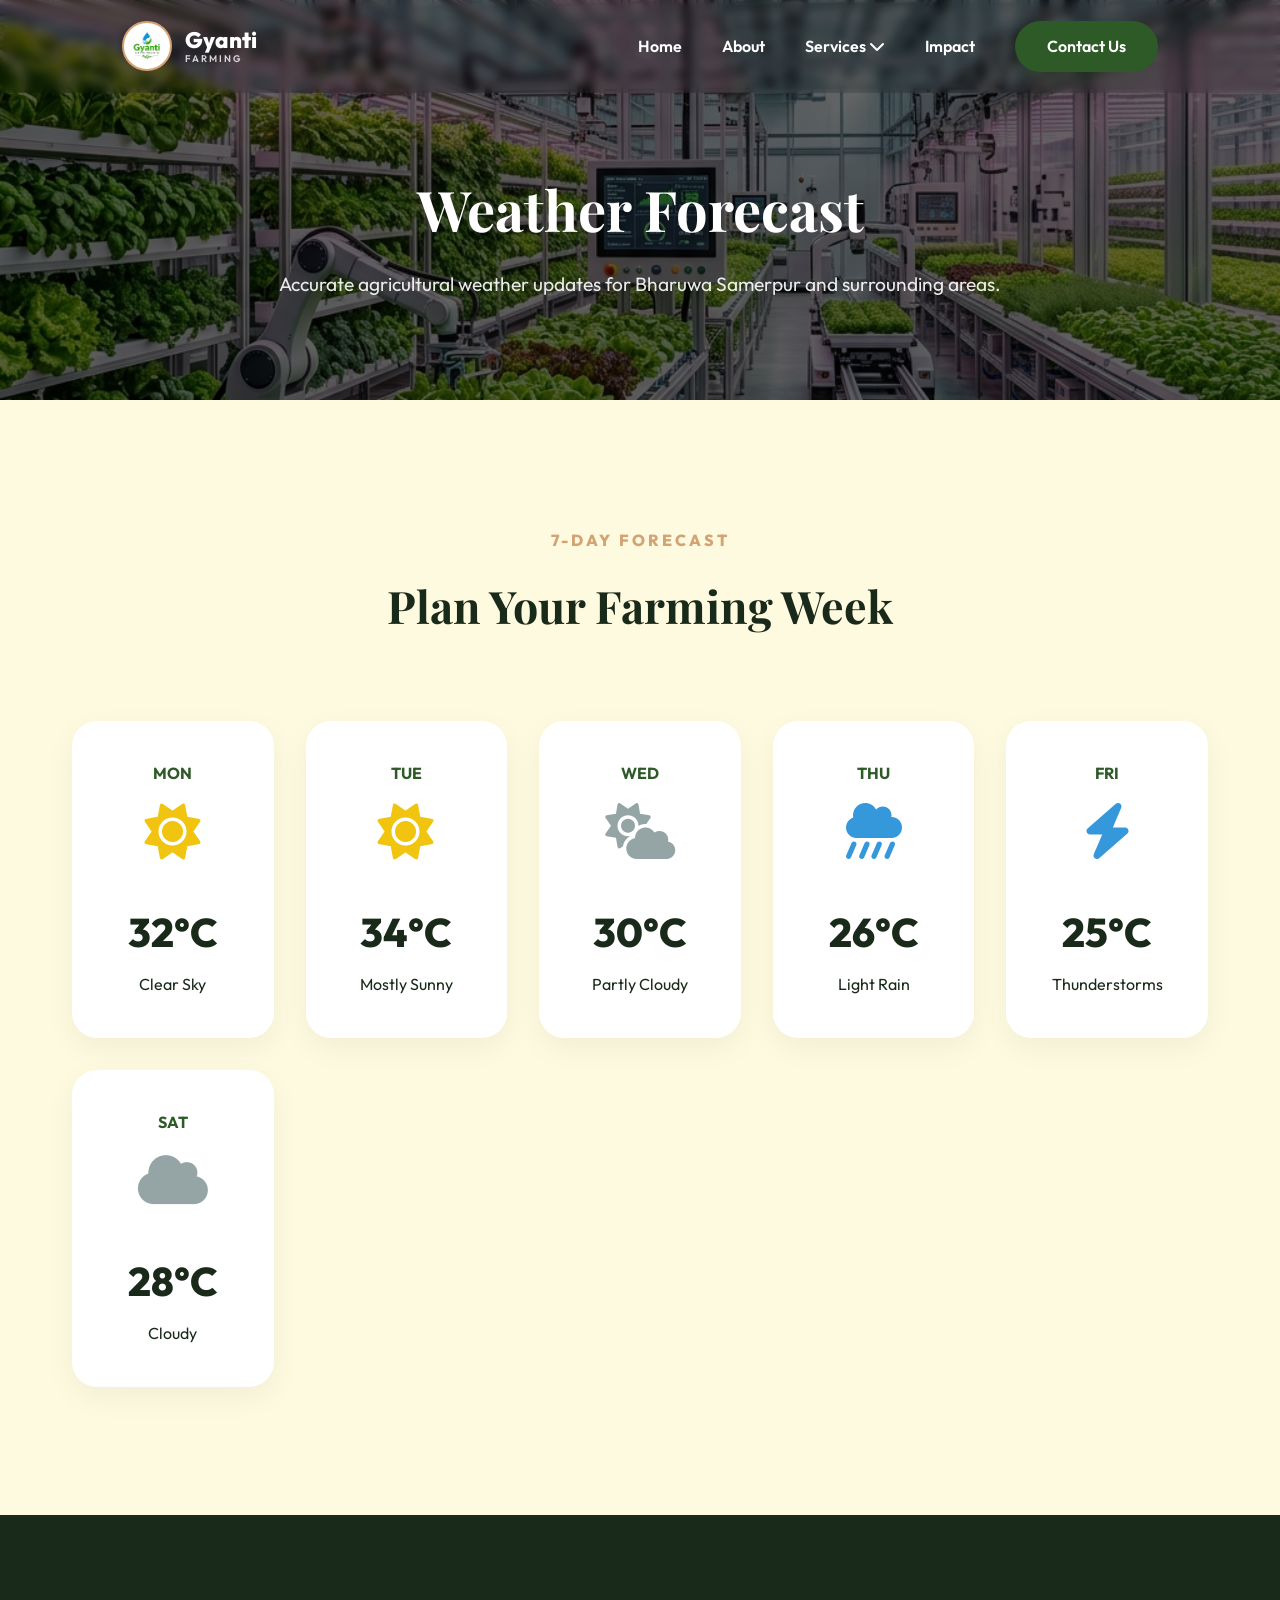
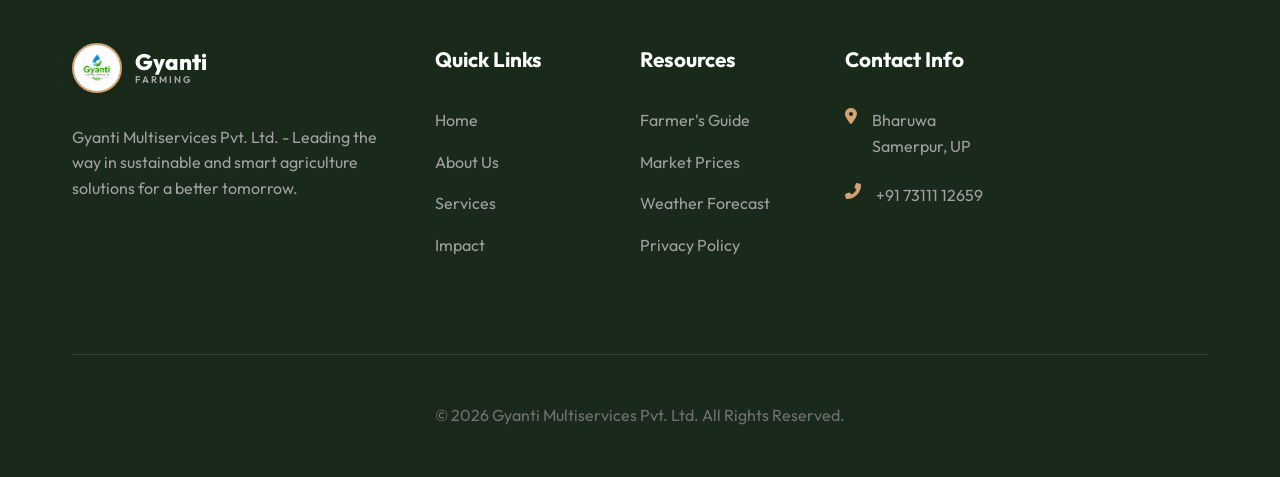
<file: weather-forecast.html>
<!DOCTYPE html>
<html lang="en">

<head>
    <meta charset="UTF-8">
    <meta name="viewport" content="width=device-width, initial-scale=1.0">
    <title>Weather Forecast | Gyanti Multiservices</title>
    <link rel="preconnect" href="https://fonts.googleapis.com">
    <link rel="preconnect" href="https://fonts.gstatic.com" crossorigin>
    <link
        href="https://fonts.googleapis.com/css2?family=Outfit:wght@300;400;600;800&family=Playfair+Display:wght@700&display=swap"
        rel="stylesheet">
    <link rel="stylesheet" href="style.css">
    <link rel="stylesheet" href="https://cdnjs.cloudflare.com/ajax/libs/font-awesome/6.4.0/css/all.min.css">
    <style>
        .weather-grid {
            display: grid;
            grid-template-columns: repeat(auto-fit, minmax(200px, 1fr));
            gap: 2rem;
            margin-top: 3rem;
        }

        .weather-card {
            background: white;
            padding: 2.5rem;
            border-radius: 25px;
            text-align: center;
            box-shadow: var(--shadow);
            transition: var(--transition);
        }

        .weather-card:hover {
            transform: translateY(-10px);
        }

        .weather-icon {
            font-size: 3.5rem;
            margin-bottom: 1.5rem;
        }

        .sunny {
            color: #f1c40f;
        }

        .cloudy {
            color: #95a5a6;
        }

        .rainy {
            color: #3498db;
        }

        .temp {
            font-size: 2.5rem;
            font-weight: 800;
            margin-bottom: 0.5rem;
        }

        .day {
            font-weight: 700;
            text-transform: uppercase;
            color: var(--primary);
        }
    </style>
</head>

<body>
    <!-- Navigation -->
    <nav id="main-nav" class="scrolled">
        <div class="container">
            <a href="index.html" class="logo">
                <img src="images/gyanti_official_logo.png" alt="Gyanti Farming" class="logo-img">
                <div class="logo-text">
                    <span class="brand-name">Gyanti</span>
                    <span class="brand-tagline">Farming</span>
                </div>
            </a>
            <ul class="nav-links">
                <li><a href="index.html#home">Home</a></li>
                <li><a href="about.html">About</a></li>
                <li class="dropdown">
                    <a href="services.html">Services <i class="fas fa-chevron-down"></i></a>
                    <ul class="dropdown-menu">
                        <li><a href="cow-farming.html">Cow Farming</a></li>
                        <li><a href="goat-farming.html">Goat Farming</a></li>
                        <li><a href="poultry-farming.html">Poultry Farming</a></li>
                        <li><a href="beekeeping.html">Beekeeping</a></li>
                        <li><a href="fish-farming.html">Fish Farming</a></li>
                    </ul>
                </li>
                <li><a href="impact.html">Impact</a></li>
                <li><a href="index.html#contact" class="btn-primary">Contact Us</a></li>
            </ul>
            <div class="menu-toggle">
                <i class="fas fa-bars"></i>
            </div>
        </div>
    </nav>

    <!-- Page Header -->
    <section class="page-header"
        style="background: linear-gradient(rgba(0,0,0,0.6), rgba(0,0,0,0.6)), url('images/farming_slider_2_1778761298662.png') center/cover;">
        <div class="container">
            <h1>Weather Forecast</h1>
            <p>Accurate agricultural weather updates for Bharuwa Samerpur and surrounding areas.</p>
        </div>
    </section>

    <!-- Weather Forecast Section -->
    <section class="content-section">
        <div class="container">
            <div class="section-header">
                <span class="section-badge">7-Day Forecast</span>
                <h2>Plan Your Farming Week</h2>
            </div>
            <div class="weather-grid">
                <div class="weather-card" data-reveal="bottom">
                    <p class="day">Mon</p>
                    <div class="weather-icon sunny"><i class="fas fa-sun"></i></div>
                    <p class="temp">32°C</p>
                    <p>Clear Sky</p>
                </div>
                <div class="weather-card" data-reveal="bottom" data-delay="100">
                    <p class="day">Tue</p>
                    <div class="weather-icon sunny"><i class="fas fa-sun"></i></div>
                    <p class="temp">34°C</p>
                    <p>Mostly Sunny</p>
                </div>
                <div class="weather-card" data-reveal="bottom" data-delay="200">
                    <p class="day">Wed</p>
                    <div class="weather-icon cloudy"><i class="fas fa-cloud-sun"></i></div>
                    <p class="temp">30°C</p>
                    <p>Partly Cloudy</p>
                </div>
                <div class="weather-card" data-reveal="bottom" data-delay="300">
                    <p class="day">Thu</p>
                    <div class="weather-icon rainy"><i class="fas fa-cloud-showers-heavy"></i></div>
                    <p class="temp">26°C</p>
                    <p>Light Rain</p>
                </div>
                <div class="weather-card" data-reveal="bottom" data-delay="400">
                    <p class="day">Fri</p>
                    <div class="weather-icon rainy"><i class="fas fa-bolt"></i></div>
                    <p class="temp">25°C</p>
                    <p>Thunderstorms</p>
                </div>
                <div class="weather-card" data-reveal="bottom" data-delay="500">
                    <p class="day">Sat</p>
                    <div class="weather-icon cloudy"><i class="fas fa-cloud"></i></div>
                    <p class="temp">28°C</p>
                    <p>Cloudy</p>
                </div>
            </div>
        </div>
    </section>

    <!-- Footer -->
    <footer>
        <div class="container">
            <div class="footer-grid">
                <div class="footer-info">
                    <a href="index.html" class="logo" style="margin-bottom: 2rem;">
                        <img src="images/gyanti_official_logo.png" alt="Gyanti Farming" class="logo-img">
                        <div class="logo-text">
                            <span class="brand-name" style="color: white;">Gyanti</span>
                            <span class="brand-tagline" style="color: #aaa;">Farming</span>
                        </div>
                    </a>
                    <p>Gyanti Multiservices Pvt. Ltd. - Leading the way in sustainable and smart agriculture solutions
                        for a better tomorrow.</p>
                </div>
                <div class="footer-links">
                    <h4>Quick Links</h4>
                    <ul>
                        <li><a href="index.html">Home</a></li>
                        <li><a href="about.html">About Us</a></li>
                        <li><a href="services.html">Services</a></li>
                        <li><a href="impact.html">Impact</a></li>
                    </ul>
                </div>
                <div class="footer-links">
                    <h4>Resources</h4>
                    <ul>
                        <li><a href="farmers-guide.html">Farmer's Guide</a></li>
                        <li><a href="market-prices.html">Market Prices</a></li>
                        <li><a href="weather-forecast.html">Weather Forecast</a></li>
                        <li><a href="privacy-policy.html">Privacy Policy</a></li>
                    </ul>
                </div>
                <div class="footer-contact">
                    <h4>Contact Info</h4>
                    <ul>
                        <li><i class="fas fa-map-marker-alt"></i> Bharuwa Samerpur, UP</li>
                        <li><i class="fas fa-phone-alt"></i> +91 73111 12659</li>
                    </ul>
                </div>
            </div>
            <div class="footer-bottom">
                <p>&copy; 2026 Gyanti Multiservices Pvt. Ltd. All Rights Reserved.</p>
            </div>
        </div>
    </footer>

    <script src="script.js"></script>
</body>

</html>
</file>
<file: style.css>
:root {
    --primary: #2d5a27;
    --secondary: #d4a373;
    /* Wheat Gold */
    --accent: #bc6c25;
    /* Terracotta */
    --bg-light: #fefae0;
    --bg-white: #ffffff;
    --text-dark: #1a2a1a;
    --text-muted: #606c38;
    --text-light: #fefae0;
    /* Creamy White */
    --glass: rgba(255, 255, 255, 0.8);
    --glass-border: rgba(255, 255, 255, 0.3);
    --transition: all 0.4s cubic-bezier(0.4, 0, 0.2, 1);
    --shadow: 0 10px 30px rgba(0, 0, 0, 0.05);
    --container-width: 1200px;
}

.section-shape {
    position: absolute;
    bottom: 0;
    left: 0;
    width: 100%;
    overflow: hidden;
    line-height: 0;
}

.section-shape svg {
    position: relative;
    display: block;
    width: calc(100% + 1.3px);
    height: 60px;
}

.section-shape .shape-fill {
    fill: #ffffff;
}

* {
    margin: 0;
    padding: 0;
    box-sizing: border-box;
}



html, body {
    overflow-x: hidden;
    width: 100%;
    scroll-behavior: smooth;
}

body {
    font-family: 'Outfit', sans-serif;
    background-color: var(--bg-light);
    color: var(--text-dark);
    line-height: 1.6;
}

/* --- Custom Scrollbar --- */
::-webkit-scrollbar {
    width: 10px;
}

::-webkit-scrollbar-track {
    background: var(--bg-light);
}

::-webkit-scrollbar-thumb {
    background: var(--primary);
    border-radius: 5px;
}

::-webkit-scrollbar-thumb:hover {
    background: var(--accent);
}

/* --- Scroll Progress Bar --- */
#scroll-progress {
    position: fixed;
    top: 0;
    left: 0;
    width: 0%;
    height: 4px;
    background: linear-gradient(to right, var(--secondary), var(--accent));
    z-index: 9999;
    transition: width 0.1s ease-out;
}

h1,
h2,
h3 {
    font-family: 'Playfair Display', serif;
    font-weight: 700;
}

ul {
    list-style: none;
}

a {
    text-decoration: none;
    color: inherit;
    transition: var(--transition);
}

.container {
    max-width: var(--container-width);
    margin: 0 auto;
    padding: 0 2rem;
    width: 100%;
}

@media (max-width: 768px) {
    .container {
        padding: 0 1rem;
    }
}

/* --- Navigation --- */
#main-nav {
    position: fixed;
    top: 0;
    left: 0;
    width: 100%;
    z-index: 1000;
    padding: 1rem 0;
    transition: var(--transition);
    background: rgba(0, 0, 0, 0.1);
    backdrop-filter: blur(5px);
}

#main-nav.scrolled {
    background: rgba(255, 255, 255, 0.95);
    backdrop-filter: blur(10px);
    padding: 0.8rem 0;
    box-shadow: 0 5px 20px rgba(0, 0, 0, 0.1);
}

#main-nav .container {
    display: flex;
    justify-content: space-between;
    align-items: center;
    padding: 0.3rem 2rem;
    max-width: 1100px;
}

@media (max-width: 768px) {
    #main-nav .container {
        padding: 0 1rem;
    }
}

.logo {
    display: flex;
    align-items: center;
    gap: 0.8rem;
    text-decoration: none;
}

.logo-img {
    height: 50px;
    width: 50px;
    object-fit: contain;
    background: white;
    border-radius: 50%;
    padding: 5px;
    box-shadow: 0 4px 15px rgba(0,0,0,0.1);
    transition: var(--transition);
    border: 2px solid var(--secondary);
}

.logo:hover .logo-img {
    transform: scale(1.1);
    border-color: var(--primary);
}

.logo-text {
    display: flex;
    flex-direction: column;
    line-height: 1;
}

.logo-text .brand-name {
    font-size: 1.4rem;
    font-weight: 800;
    color: white;
    margin: 0;
}

.logo-text .brand-tagline {
    font-size: 0.6rem;
    font-weight: 600;
    letter-spacing: 2px;
    color: rgba(255,255,255,0.8);
    text-transform: uppercase;
    margin-top: 2px;
}

#main-nav.scrolled .logo-text .brand-name {
    color: var(--primary);
}

#main-nav.scrolled .logo-text .brand-tagline {
    color: var(--text-dark);
}

.nav-links {
    display: flex;
    align-items: center;
    gap: 2.5rem;
}

.nav-links a {
    font-weight: 600;
    color: white;
    font-size: 1rem;
    position: relative;
}

#main-nav.scrolled .nav-links a {
    color: var(--text-dark);
}

.nav-links a::after {
    content: '';
    position: absolute;
    bottom: -5px;
    left: 0;
    width: 0;
    height: 2px;
    background: var(--secondary);
    transition: var(--transition);
}

.nav-links a:hover::after {
    width: 100%;
}

.menu-toggle {
    display: none;
    font-size: 1.5rem;
    cursor: pointer;
    color: white;
}

#main-nav.scrolled .menu-toggle {
    color: var(--text-dark);
}

/* Dropdown Styles */
.dropdown {
    position: relative;
}

.dropdown-menu {
    position: absolute;
    top: 100%;
    left: 0;
    background: white;
    min-width: 200px;
    box-shadow: 0 10px 30px rgba(0, 0, 0, 0.1);
    border-radius: 10px;
    padding: 1rem 0;
    display: none;
    z-index: 1000;
    margin-top: 10px;
    border-top: 3px solid var(--secondary);
}

.dropdown:hover .dropdown-menu,
.dropdown.active .dropdown-menu {
    display: block;
    animation: fadeIn 0.3s ease;
}

.dropdown-menu li a {
    padding: 0.8rem 1.5rem;
    display: block;
    color: var(--text-dark);
    font-size: 0.9rem;
    font-weight: 500;
}

.dropdown-menu li a:hover {
    background: #f0f7ef;
    color: var(--primary);
}

.dropdown-menu li a::after {
    display: none;
}

@keyframes fadeIn {
    from {
        opacity: 0;
        transform: translateY(10px);
    }

    to {
        opacity: 1;
        transform: translateY(0);
    }
}

/* Page Header for Sub-pages */
.page-header {
    height: 40vh;
    display: flex;
    align-items: center;
    color: white;
    text-align: center;
    padding-top: 80px;
}

.page-header h1 {
    font-size: 3.5rem;
    margin-bottom: 1rem;
}

.page-header p {
    font-size: 1.2rem;
    opacity: 0.9;
}

/* Content Section */
.content-section {
    padding: 8rem 0;
}

.content-grid {
    display: grid;
    grid-template-columns: 2fr 1fr;
    gap: 4rem;
}

.main-text h2 {
    font-size: 2.5rem;
    margin-bottom: 2rem;
}

.main-text p {
    margin-bottom: 1.5rem;
    color: var(--text-muted);
    font-size: 1.1rem;
}

.check-list {
    margin: 2rem 0;
}

.check-list li {
    display: flex;
    align-items: center;
    gap: 15px;
    margin-bottom: 1rem;
    font-weight: 600;
}

.check-list i {
    color: var(--secondary);
}

.info-card {
    background: white;
    padding: 2rem;
    border-radius: 20px;
    margin-bottom: 2rem;
    box-shadow: var(--shadow);
    text-align: center;
}

.info-card i {
    font-size: 2.5rem;
    color: var(--primary);
    margin-bottom: 1.5rem;
}

.info-card h4 {
    font-size: 1.3rem;
    margin-bottom: 0.5rem;
}

@media (max-width: 768px) {
    .content-grid {
        grid-template-columns: 1fr;
    }
}

.btn-primary {
    background: var(--primary);
    color: white !important;
    padding: 0.8rem 2rem;
    border-radius: 50px;
    display: inline-block;
}

.btn-primary:hover {
    background: var(--secondary);
    transform: translateY(-3px);
    box-shadow: 0 5px 15px rgba(118, 185, 71, 0.4);
}

/* --- Live Ticker --- */
.ticker-wrap {
    width: 100%;
    background: var(--text-dark);
    color: white;
    padding: 12px 0;
    overflow: hidden;
    position: relative;
    z-index: 1001;
    border-bottom: 2px solid var(--secondary);
}

.ticker {
    display: flex;
    white-space: nowrap;
    animation: ticker 30s linear infinite;
}

.ticker-item {
    padding: 0 4rem;
    font-size: 0.9rem;
    font-weight: 600;
    letter-spacing: 1px;
}

.ticker-item .up {
    color: #2ecc71;
}

.ticker-item .down {
    color: #e74c3c;
}

@keyframes ticker {
    0% {
        transform: translateX(0);
    }

    100% {
        transform: translateX(-100%);
    }
}

/* --- Hero Section --- */
.hero {
    height: 100vh;
    min-height: 600px;
    position: relative;
    display: flex;
    align-items: center;
    justify-content: center;
    text-align: center;
    color: white;
    background: url('images/farming_hero_image_1778760478639.png') center/cover no-repeat;
    transition: background-image 1s ease-in-out;
}

@media (max-width: 768px) {
    .hero {
        height: auto;
        padding: 12rem 0 8rem;
    }
}

.hero-overlay {
    position: absolute;
    top: 0;
    left: 0;
    width: 100%;
    height: 100%;
    background: linear-gradient(to right, rgba(0, 0, 0, 0.7), rgba(0, 0, 0, 0.3));
}

.hero .container {
    position: relative;
    z-index: 10;
}

.hero-content {
    max-width: 700px;
}

.hero h1 {
    font-size: 3.5rem;
    line-height: 1.1;
    margin-bottom: 1.5rem;
    font-family: 'Playfair Display', serif;
}

.hero h1 span {
    color: var(--secondary);
}

.hero p {
    font-size: 1.2rem;
    margin-bottom: 2.5rem;
    max-width: 650px;
    opacity: 0.9;
}

.hero-btns {
    display: flex;
    gap: 1.5rem;
}

.btn-main {
    background: var(--secondary);
    color: white;
    padding: 1.2rem 2.5rem;
    border-radius: 50px;
    font-weight: 700;
    font-size: 1.1rem;
    box-shadow: 0 10px 20px rgba(118, 185, 71, 0.3);
}

.btn-main:hover {
    transform: translateY(-5px);
    background: var(--primary-light);
}

.btn-outline {
    border: 2px solid white;
    color: white;
    padding: 1.2rem 2.5rem;
    border-radius: 50px;
    font-weight: 700;
}

.btn-outline:hover {
    background: white;
    color: var(--primary);
}

/* --- Page Header (Subpages) --- */
.page-header {
    padding: 14rem 0 10rem;
    text-align: center;
    color: white;
    position: relative;
    display: flex;
    align-items: center;
    justify-content: center;
    min-height: 400px;
}

.page-header h1 {
    font-size: 3.5rem;
    margin-bottom: 1rem;
    font-family: 'Playfair Display', serif;
}

.page-header p {
    font-size: 1.2rem;
    opacity: 0.9;
}

/* --- Stats Section --- */
.stats {
    padding: 5rem 0;
    background: var(--bg-white);
    position: relative;
    z-index: 20;
    border-radius: 30px 30px 0 0;
    box-shadow: 0 -10px 30px rgba(0, 0, 0, 0.05);
}

.stats-grid {
    display: grid;
    grid-template-columns: repeat(4, 1fr);
    gap: 2rem;
    text-align: center;
}

.stat-item h2 {
    font-size: 3rem;
    color: var(--primary);
    margin-bottom: 0.5rem;
}

.stat-item p {
    font-weight: 600;
    color: var(--text-muted);
    text-transform: uppercase;
    font-size: 0.9rem;
    letter-spacing: 1px;
}

/* --- About Section --- */
.about {
    padding: 10rem 0;
}

.about-grid {
    display: grid;
    grid-template-columns: 1fr 1fr;
    gap: 5rem;
    align-items: center;
}

.content-grid {
    display: grid;
    grid-template-columns: 1.5fr 1fr;
    gap: 4rem;
    align-items: start;
}

@media (max-width: 1024px) {
    .about-grid, .content-grid {
        grid-template-columns: 1fr;
        gap: 3rem;
    }
}

.img-wrapper {
    position: relative;
    padding-right: 2rem;
    padding-bottom: 2rem;
}

.img-wrapper img {
    width: 100%;
    border-radius: 20px;
    box-shadow: 20px 20px 0 var(--secondary);
}

.experience-badge {
    position: absolute;
    bottom: 0;
    right: 0;
    background: var(--primary);
    color: white;
    padding: 2rem;
    border-radius: 20px;
    text-align: center;
    box-shadow: 10px 10px 30px rgba(0, 0, 0, 0.1);
}

.experience-badge h3 {
    font-size: 2.5rem;
    line-height: 1;
}

.section-badge {
    color: var(--secondary);
    font-weight: 800;
    text-transform: uppercase;
    letter-spacing: 3px;
    display: block;
    margin-bottom: 1rem;
}

.about h2 {
    font-size: 2.8rem;
    margin-bottom: 1.5rem;
    line-height: 1.2;
}

.features-list {
    margin: 2.5rem 0;
}

.features-list li {
    display: flex;
    align-items: center;
    gap: 1rem;
    margin-bottom: 1rem;
    font-weight: 600;
}

.features-list i {
    color: var(--secondary);
    font-size: 1.2rem;
}

.btn-text {
    font-weight: 800;
    color: var(--primary);
    display: flex;
    align-items: center;
    gap: 10px;
}

.btn-text:hover i {
    transform: translateX(10px);
}

/* --- Services Section --- */
.services {
    padding: 8rem 0;
    background: #f0f7ef;
}

.section-header {
    text-align: center;
    max-width: 700px;
    margin: 0 auto 5rem;
}

.section-header h2 {
    font-size: 2.8rem;
}

.services-grid {
    display: grid;
    grid-template-columns: repeat(auto-fit, minmax(280px, 1fr));
    gap: 2.5rem;
}

.service-card {
    background: white;
    padding: 3rem 2.5rem;
    border-radius: 30px;
    transition: var(--transition);
    border: 1px solid rgba(0, 0, 0, 0.05);
}

.service-card:hover {
    transform: translateY(-15px);
    box-shadow: 0 20px 40px rgba(0, 0, 0, 0.08);
    border-color: var(--secondary);
}

.icon-box {
    width: 80px;
    height: 80px;
    background: #f0f7ef;
    border-radius: 20px;
    display: flex;
    align-items: center;
    justify-content: center;
    margin-bottom: 2rem;
    font-size: 2rem;
    color: var(--primary);
    transition: var(--transition);
}

.service-card:hover .icon-box {
    background: var(--primary);
    color: white;
}

.service-card h3 {
    font-size: 1.5rem;
    margin-bottom: 1rem;
}

.service-card p {
    color: var(--text-muted);
    margin-bottom: 2rem;
}

.btn-link {
    font-weight: 700;
    color: var(--secondary);
    display: flex;
    align-items: center;
    gap: 8px;
}

/* --- CTA Section --- */
.cta {
    padding: 8rem 0 16rem;
    background: linear-gradient(rgba(45, 90, 39, 0.9), rgba(45, 90, 39, 0.9)), url('file:///C:/Users/new/.gemini/antigravity/brain/af3a04c6-f444-45d9-a9dc-b20905e22ddb/cta_farming_image_1778760579493.png') center/cover;
    color: white;
    text-align: center;
}

.cta-content h2 {
    font-size: 4rem;
    margin-bottom: 1.5rem;
}

.cta-content p {
    font-size: 1.3rem;
    margin-bottom: 3rem;
    opacity: 0.9;
}

.cta-btns {
    display: flex;
    justify-content: center;
    gap: 2rem;
}

.btn-whatsapp {
    background: #25D366;
    color: white;
    padding: 1.2rem 2.5rem;
    border-radius: 50px;
    font-weight: 700;
    display: flex;
    align-items: center;
    gap: 10px;
}

.btn-whatsapp:hover {
    transform: translateY(-5px);
    background: #1eb956;
}

/* --- Footer --- */
footer {
    background: var(--text-dark);
    color: white;
    padding: 8rem 0 3rem;
}

.footer-grid {
    display: grid;
    grid-template-columns: 2fr repeat(4, 1fr);
    gap: 3rem;
    margin-bottom: 5rem;
}

.footer-info .logo {
    color: white;
    margin-bottom: 1.5rem;
}

.footer-info p {
    color: #a0a0a0;
    margin-bottom: 2rem;
}

.social-links {
    display: flex;
    gap: 1rem;
}

.social-links a {
    width: 45px;
    height: 45px;
    background: rgba(255, 255, 255, 0.1);
    display: flex;
    align-items: center;
    justify-content: center;
    border-radius: 50%;
}

.social-links a:hover {
    background: var(--secondary);
    transform: scale(1.1);
}

.footer-links h4,
.footer-contact h4 {
    font-size: 1.3rem;
    margin-bottom: 2rem;
    position: relative;
    font-family: 'Outfit', sans-serif;
}

.footer-links ul li {
    margin-bottom: 1rem;
}

.footer-links ul li a {
    color: #a0a0a0;
}

.footer-links ul li a:hover {
    color: var(--secondary);
    padding-left: 5px;
}

.footer-contact ul li {
    display: flex;
    gap: 15px;
    margin-bottom: 1.5rem;
    color: #a0a0a0;
}

.footer-contact i {
    color: var(--secondary);
}

.footer-bottom {
    padding-top: 3rem;
    border-top: 1px solid rgba(255, 255, 255, 0.1);
    text-align: center;
    color: #707070;
}

.footer-bottom i {
    color: #e74c3c;
}

/* Service Detail Extras */
.product-item {
    margin-bottom: 2rem;
    padding-left: 1rem;
    border-left: 3px solid var(--secondary);
}

.product-item h4 {
    font-size: 1.2rem;
    margin-bottom: 0.5rem;
    display: flex;
    align-items: center;
    gap: 10px;
    color: var(--primary);
}

.product-item p {
    color: var(--text-muted);
    font-size: 0.95rem;
}

.step-num {
    display: inline-block;
    width: 50px;
    height: 50px;
    background: var(--secondary);
    color: white;
    border-radius: 50%;
    display: flex;
    align-items: center;
    justify-content: center;
    font-weight: 800;
    margin-bottom: 1.5rem;
    font-size: 1.2rem;
}

/* --- Animations --- */
[data-reveal] {
    opacity: 0;
    transition: 1s cubic-bezier(0.4, 0, 0.2, 1);
}

[data-reveal="left"] {
    transform: translateX(-50px);
}

[data-reveal="right"] {
    transform: translateX(50px);
}

[data-reveal="bottom"] {
    transform: translateY(50px);
}

.revealed {
    opacity: 1;
    transform: translate(0, 0) !important;
}

/* --- Premium Animations & Effects --- */
.service-card {
    position: relative;
    overflow: hidden;
}

.service-card::after {
    content: '';
    position: absolute;
    top: -50%;
    left: -50%;
    width: 200%;
    height: 200%;
    background: linear-gradient(45deg, transparent, rgba(255, 255, 255, 0.1), transparent);
    transform: rotate(45deg);
    transition: 0.5s;
    pointer-events: none;
}

.service-card:hover::after {
    left: 100%;
    top: 100%;
}

.icon-box i {
    animation: float 3s ease-in-out infinite;
}

@keyframes float {

    0%,
    100% {
        transform: translateY(0);
    }

    50% {
        transform: translateY(-10px);
    }
}

.btn-primary,
.btn-main {
    box-shadow: 0 10px 20px rgba(45, 90, 39, 0.2);
    animation: pulse 2s infinite;
}

@keyframes pulse {
    0% {
        box-shadow: 0 0 0 0 rgba(45, 90, 39, 0.4);
    }

    70% {
        box-shadow: 0 0 0 15px rgba(45, 90, 39, 0);
    }

    100% {
        box-shadow: 0 0 0 0 rgba(45, 90, 39, 0);
    }
}

.nav-links a::after {
    content: '';
    position: absolute;
    bottom: -5px;
    left: 0;
    width: 0;
    height: 2px;
    background: var(--secondary);
    transition: 0.3s;
}

.nav-links a:hover::after {
    width: 100%;
}

.about-grid.reverse {
    direction: ltr;
}

.about-grid.reverse .about-image {
    order: -1;
}

@media (max-width: 1024px) {
    .about-grid.reverse .about-image {
        order: 0;
    }
}

.dashboard-section {
    background: #fff;
    border-bottom: 5px solid var(--secondary);
}

.dashboard-grid {
    grid-template-columns: repeat(auto-fit, minmax(280px, 1fr));
    gap: 2rem;
}

.dash-card {
    padding: 2.5rem !important;
    border-left: 5px solid var(--primary);
    background: #f8fcf8;
}

.dash-card.secondary {
    border-left-color: var(--secondary);
    background: #fdfaf5;
}

.dash-card.accent {
    border-left-color: var(--accent);
    background: #fcf8f5;
}

.blob-shape {
    border-radius: 50% 50% 30% 70% / 30% 70% 30% 70%;
    overflow: hidden;
    box-shadow: var(--shadow);
}

.bg-light { background: var(--bg-light); }
.align-left { text-align: left !important; }
.section-badge.white { background: var(--primary); color: white; }

/* --- Floating WhatsApp --- */
.fab-whatsapp {
    position: fixed;
    bottom: 30px;
    right: 30px;
    width: 60px;
    height: 60px;
    background: #25d366;
    color: white;
    border-radius: 50%;
    display: flex;
    align-items: center;
    justify-content: center;
    font-size: 30px;
    box-shadow: 0 10px 25px rgba(37, 211, 102, 0.3);
    z-index: 1000;
    transition: var(--transition);
}

.fab-whatsapp:hover {
    transform: scale(1.1) rotate(15deg);
}

/* --- Overlapping Layouts --- */
.overlap-grid {
    display: grid;
    grid-template-columns: 1fr 1fr;
    align-items: center;
    gap: 0;
    position: relative;
}

.overlap-text {
    background: var(--white);
    padding: 5rem;
    border-radius: 40px;
    box-shadow: var(--shadow);
    z-index: 2;
    margin-right: -100px;
}

.overlap-image {
    z-index: 1;
}

@media (max-width: 1024px) {
    .overlap-grid {
        grid-template-columns: 1fr;
    }

    .overlap-text {
        margin-right: 0;
        margin-top: -50px;
        padding: 3rem;
    }
}

@media (max-width: 1024px) {
    .hero h1 {
        font-size: 2.8rem;
    }

    .about-grid {
        gap: 3rem;
    }

    .footer-grid {
        grid-template-columns: 1fr 1fr;
    }
}

@media (max-width: 768px) {
    #main-nav {
        padding: 0.5rem 0;
        background: rgba(255, 255, 255, 0.98);
        box-shadow: 0 5px 20px rgba(0, 0, 0, 0.1);
        width: 100%;
        left: 0;
    }

    #main-nav .container {
        padding: 0 1rem !important;
        width: 100%;
    }

    .logo-img {
        height: 35px;
        width: 35px;
    }

    .logo-text .brand-name {
        font-size: 1rem;
    }

    .logo-text .brand-tagline {
        font-size: 0.45rem;
    }

    .nav-links a {
        color: var(--text-dark) !important;
    }

    .logo-text .brand-name {
        color: var(--primary) !important;
    }

    .logo-text .brand-tagline {
        color: var(--text-dark) !important;
    }

    .menu-toggle {
        display: block;
        color: var(--primary) !important;
        font-size: 1.8rem;
        margin-left: auto;
        z-index: 2100;
        position: relative;
        transition: 0.3s ease;
    }

    .nav-links.active ~ .menu-toggle {
        color: var(--text-dark) !important;
    }

    .nav-links {
        position: fixed;
        top: 0;
        right: -100%;
        width: 100%;
        height: 100vh;
        background: rgba(255, 255, 255, 0.98);
        backdrop-filter: blur(20px);
        flex-direction: column;
        justify-content: center;
        align-items: center;
        gap: 2rem;
        transition: 0.6s cubic-bezier(0.68, -0.55, 0.27, 1.55);
        z-index: 2000;
        display: flex;
        padding: 4rem 2rem;
        overflow-y: auto;
    }

    .nav-links.active {
        right: 0;
    }

    .nav-links li {
        width: 100%;
        text-align: center;
        opacity: 0;
        transform: translateY(30px);
        transition: 0.5s ease;
    }

    .nav-links.active li {
        opacity: 1;
        transform: translateY(0);
    }

    /* Staggered animation for nav links */
    .nav-links.active li:nth-child(1) { transition-delay: 0.1s; }
    .nav-links.active li:nth-child(2) { transition-delay: 0.2s; }
    .nav-links.active li:nth-child(3) { transition-delay: 0.3s; }
    .nav-links.active li:nth-child(4) { transition-delay: 0.4s; }
    .nav-links.active li:nth-child(5) { transition-delay: 0.5s; }

    .dropdown-menu {
        position: static;
        box-shadow: none;
        border: none;
        background: rgba(0, 0, 0, 0.03);
        margin-top: 10px;
        width: 100%;
        display: none;
        border-radius: 15px;
        padding: 0.5rem 0;
    }

    .dropdown.active .dropdown-menu {
        display: block;
        animation: slideDown 0.3s ease;
    }

    .dropdown-menu li a {
        padding: 0.8rem 1rem !important;
        font-size: 1rem !important;
        color: var(--primary) !important;
    }

    .nav-links a {
        font-size: 1.5rem !important;
        font-weight: 700 !important;
        letter-spacing: 1px;
    }

    .nav-links .btn-primary {
        margin-top: 1rem;
        font-size: 1.2rem !important;
        padding: 1rem 3rem !important;
        display: inline-block;
        width: auto;
    }

    @keyframes slideDown {
        from { opacity: 0; transform: translateY(-10px); }
        to { opacity: 1; transform: translateY(0); }
    }

    .hero h1 {
        font-size: 2.5rem;
    }

    .about-grid {
        grid-template-columns: 1fr;
    }

    .stats-grid {
        grid-template-columns: 1fr 1fr;
    }

    .hero-btns {
        flex-direction: column;
        width: 100%;
    }

    .btn-main, .btn-outline {
        width: 100%;
        text-align: center;
    }

    .cta-content h2 {
        font-size: 2.5rem;
    }

    .cta-btns {
        flex-direction: column;
        align-items: center;
        gap: 1rem;
    }
}

@media (max-width: 480px) {
    .logo-img {
        height: 40px;
        width: 40px;
    }

    .logo-text .brand-name {
        font-size: 1.1rem;
    }

    .logo-text .brand-tagline {
        font-size: 0.5rem;
    }

    .hero h1 {
        font-size: 2rem;
    }

    .hero p {
        font-size: 1rem;
    }

    .section-header h2 {
        font-size: 1.8rem;
    }

    .cta-content h2 {
        font-size: 1.8rem;
    }

    .stats-grid {
        grid-template-columns: 1fr;
    }

    .footer-grid {
        grid-template-columns: 1fr;
        text-align: center;
    }

    .footer-info .logo {
        justify-content: center;
    }

    .social-links {
        justify-content: center;
    }

    .cta {
        background-attachment: scroll;
        padding: 6rem 0;
    }

    .page-header {
        padding: 8rem 0 5rem;
        min-height: 300px;
    }

    .page-header h1 {
        font-size: 2.2rem;
    }
}

/* --- Contact Section --- */
.contact-section {
    padding: 10rem 0;
    background: #fdfdfd;
}

.contact-grid {
    display: grid;
    grid-template-columns: 1fr 1fr;
    gap: 5rem;
    align-items: start;
}

.contact-form-box {
    background: white;
    padding: 4rem;
    border-radius: 40px;
    box-shadow: var(--shadow);
}

.form-row-2 {
    display: grid;
    grid-template-columns: 1fr 1fr;
    gap: 2rem;
    margin-bottom: 2rem;
}

.form-control {
    width: 100%;
    padding: 1.2rem;
    border: 1px solid #eee;
    border-radius: 15px;
    margin-bottom: 2rem;
    outline: none;
    font-family: inherit;
    transition: var(--transition);
}

.form-control:focus {
    border-color: var(--primary);
    box-shadow: 0 0 0 4px rgba(45, 90, 39, 0.05);
}

.contact-info-card {
    display: flex;
    align-items: center;
    gap: 2rem;
    padding: 3rem;
    margin-bottom: 2rem;
    border-radius: 30px;
    background: white;
    box-shadow: var(--shadow);
    transition: var(--transition);
}

.contact-info-card:hover {
    transform: translateY(-5px);
}

.contact-info-card i {
    font-size: 2rem;
    color: var(--primary);
}

.contact-info-card:nth-child(2) i { color: var(--secondary); }
.contact-info-card:nth-child(3) i { color: var(--accent); }

.contact-info-card h4 {
    margin: 0;
    color: var(--text-dark);
}

.contact-info-card p {
    margin: 0;
    color: var(--text-muted);
}

@media (max-width: 1024px) {
    .contact-grid {
        grid-template-columns: 1fr;
        gap: 3rem;
    }
}

@media (max-width: 768px) {
    .contact-section {
        padding: 6rem 0;
    }

    .contact-form-box {
        padding: 2.5rem 1.5rem;
    }

    .form-row-2 {
        grid-template-columns: 1fr;
        gap: 0;
    }

    .contact-info-card {
        padding: 2rem;
        gap: 1.5rem;
    }

    .contact-info-card i {
        font-size: 1.5rem;
    }
}

/* --- Impact Section Styles --- */
.footprint-section {
    background: var(--text-dark);
    color: white;
}

.text-white { color: white !important; }
.section-badge.secondary { border-color: var(--secondary); color: var(--secondary); }

.impact-stats {
    grid-template-columns: repeat(auto-fit, minmax(250px, 1fr));
    margin-top: 4rem;
}

.stat-card {
    background: rgba(255,255,255,0.05);
    border: 1px solid rgba(255,255,255,0.1);
    padding: 3rem;
    border-radius: 40px;
    text-align: center;
    transition: var(--transition);
}

.stat-card:hover {
    background: rgba(255,255,255,0.08);
    transform: translateY(-10px);
}

.stat-card .counter {
    font-size: 3.5rem;
    color: var(--secondary);
    font-weight: 800;
}

.stat-card p {
    color: #aaa;
    font-weight: 600;
    margin-top: 1rem;
}

.impact-grid {
    gap: 4rem;
}

.impact-card {
    padding: 4rem !important;
    transition: var(--transition);
}

.impact-card.left { border-radius: 0 50px 0 50px; }
.impact-card.right { border-radius: 50px 0 50px 0; }

.impact-card:hover {
    box-shadow: 0 20px 40px rgba(0,0,0,0.1);
}

@media (max-width: 768px) {
    .impact-stats {
        grid-template-columns: 1fr;
    }
    
    .stat-card {
        padding: 2rem;
    }
    
    .stat-card .counter {
        font-size: 2.8rem;
    }
    
    .impact-card {
        padding: 2.5rem !important;
        border-radius: 30px !important;
    }
}
</file>
